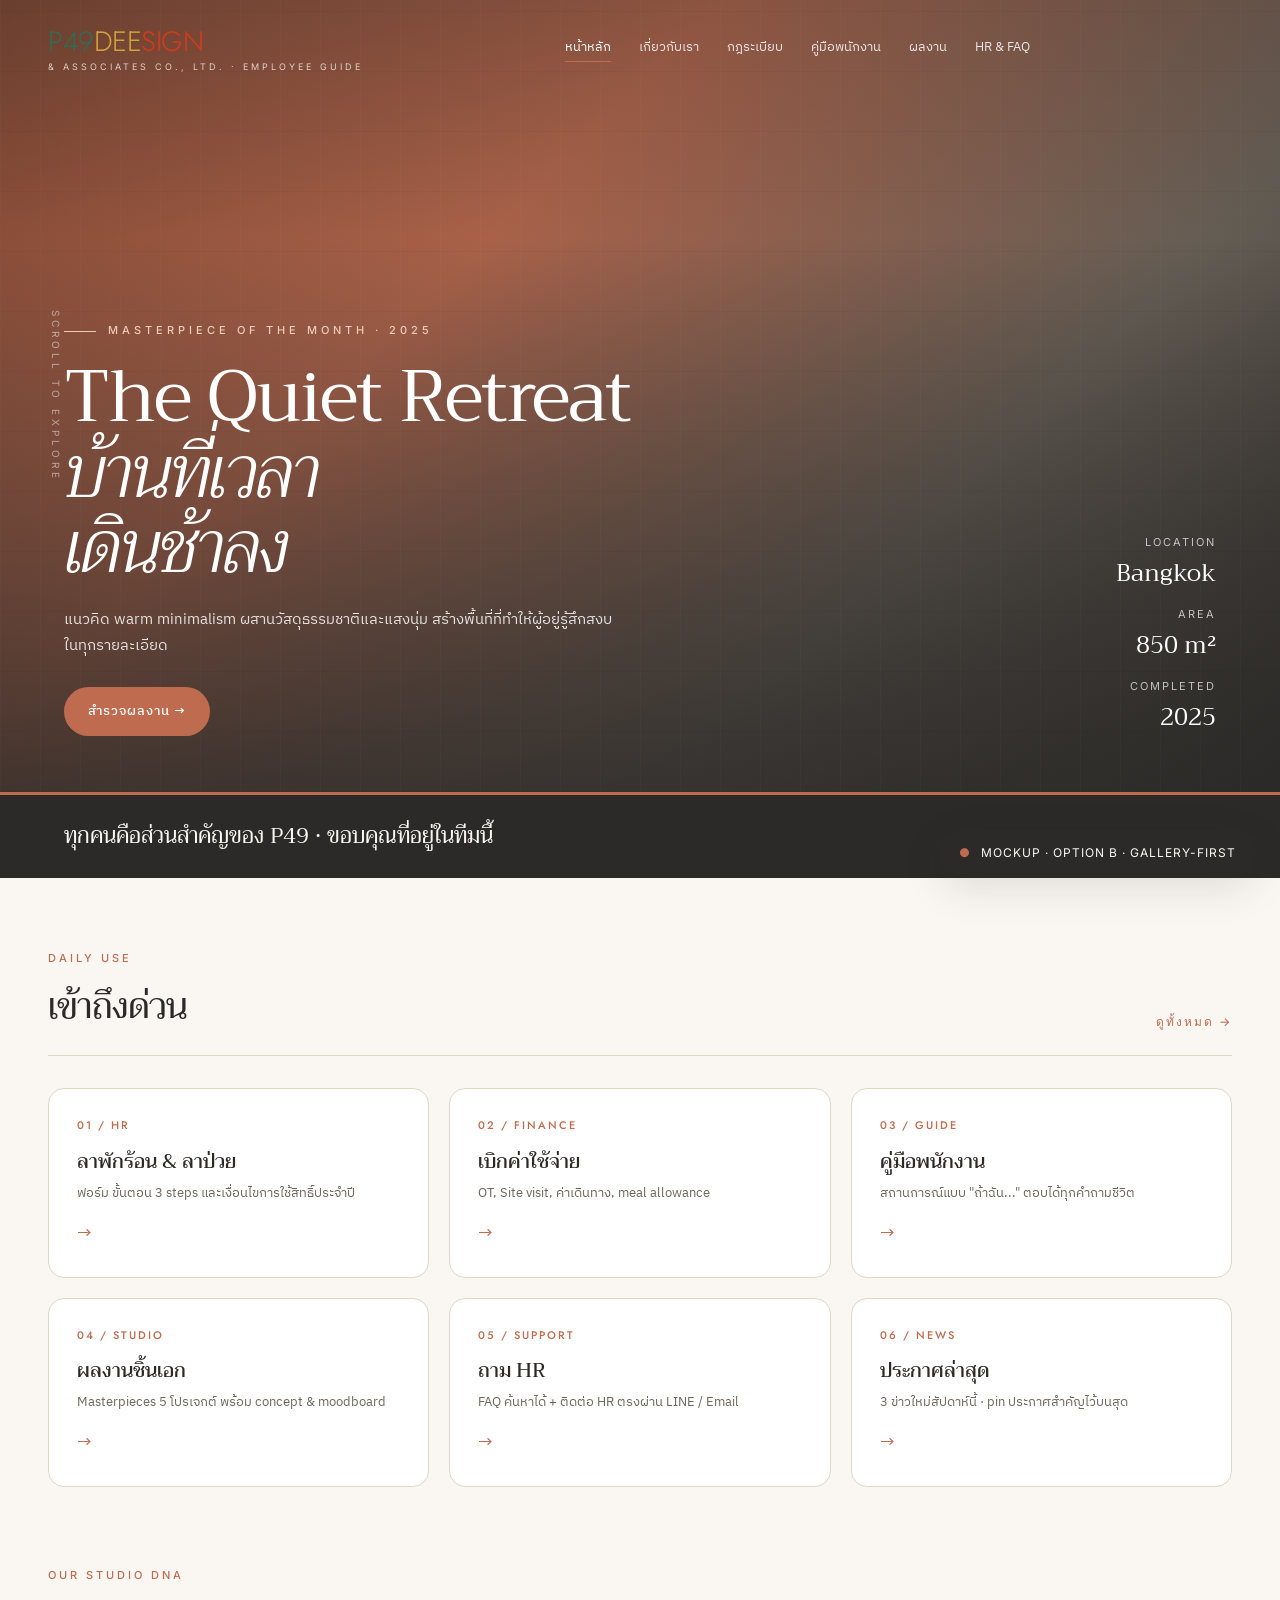
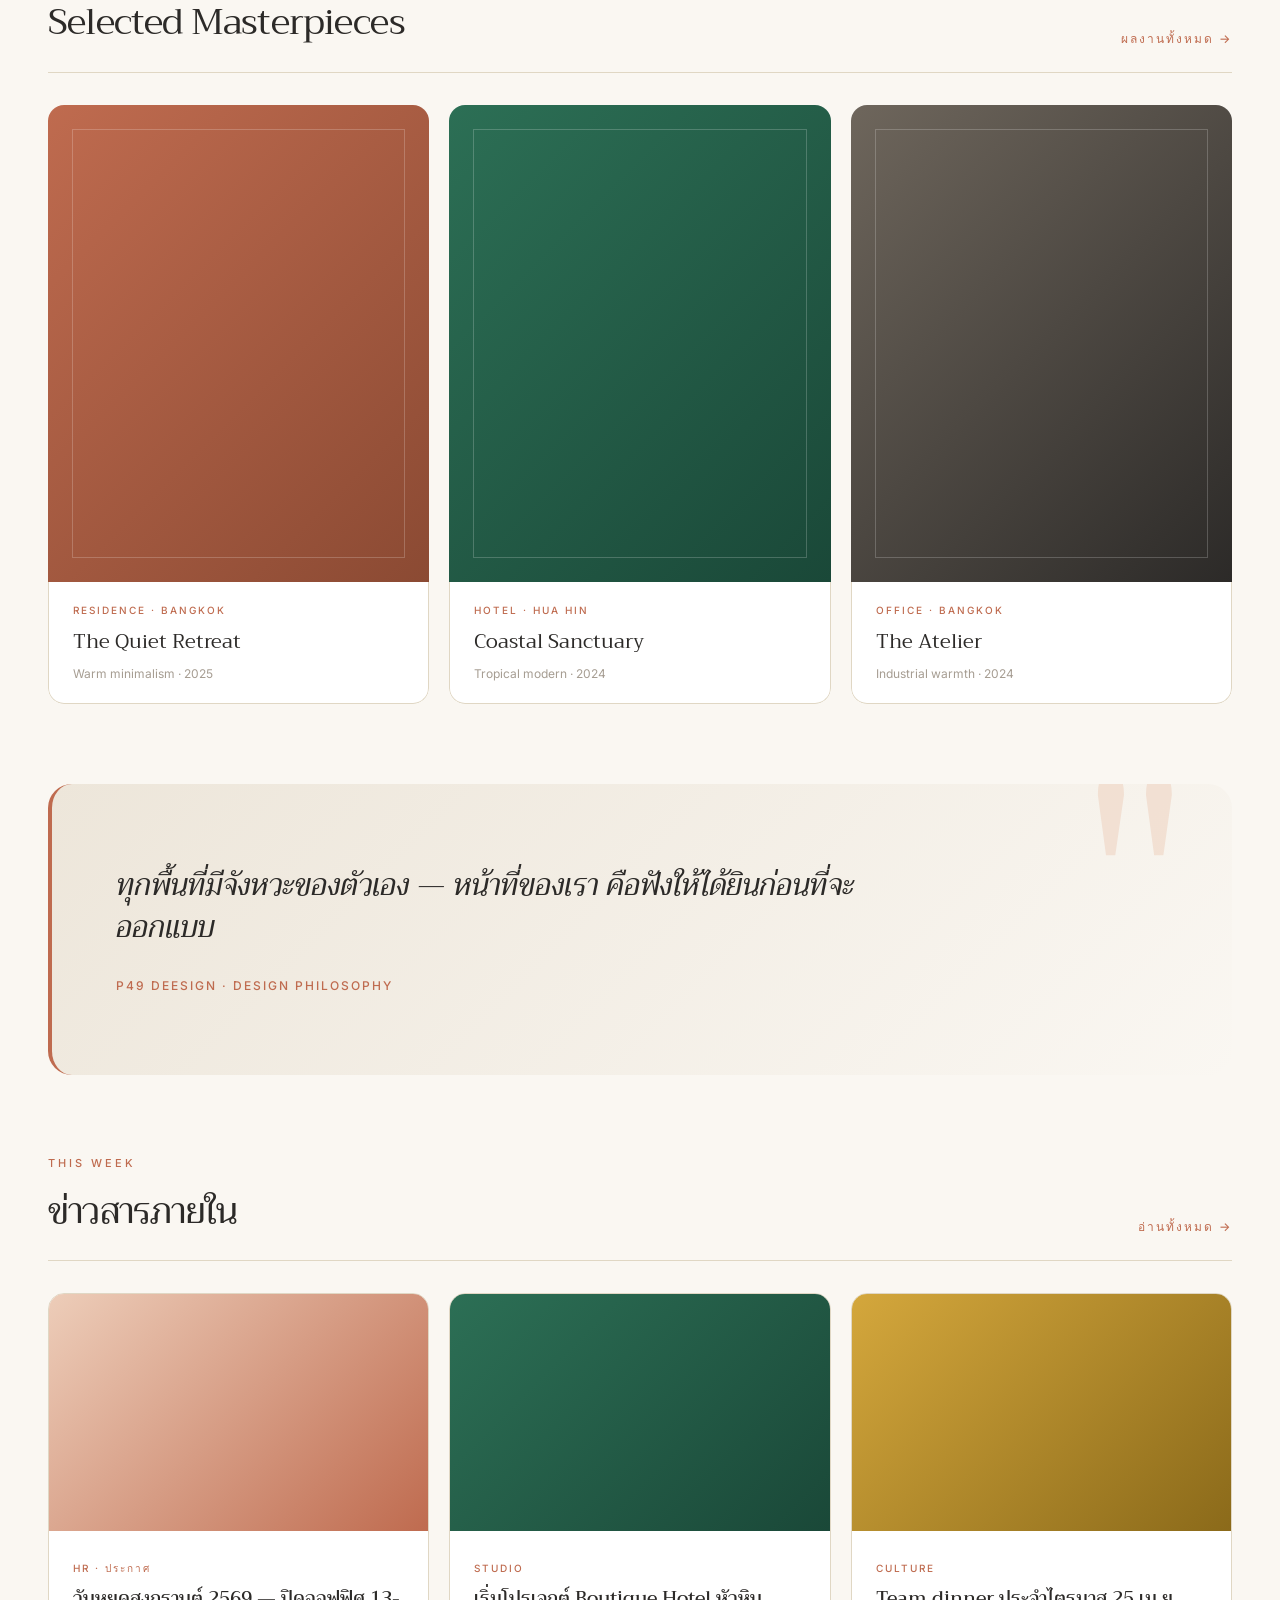
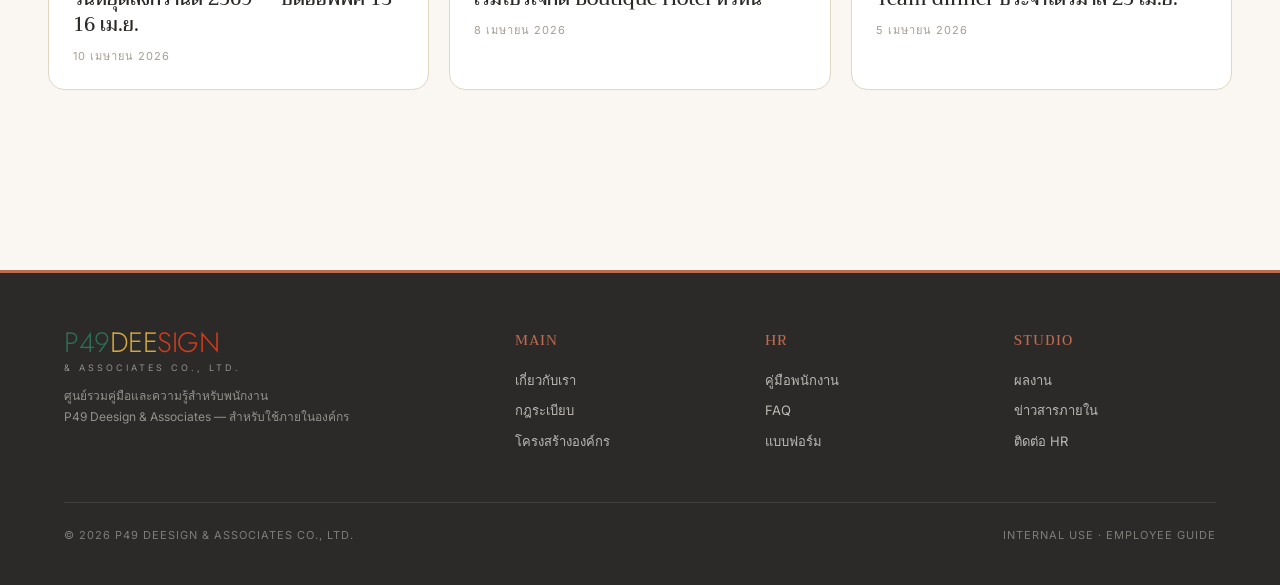
<file: index.html>
<!DOCTYPE html>
<html lang="th">
<head>
<meta charset="UTF-8">
<meta name="viewport" content="width=device-width, initial-scale=1.0">
<title>หน้าหลัก — P49 DEESIGN Employee Guide</title>
<link rel="preconnect" href="https://fonts.googleapis.com">
<link rel="preconnect" href="https://fonts.gstatic.com" crossorigin>
<link href="https://fonts.googleapis.com/css2?family=Fraunces:ital,opsz,wght@0,9..144,300..700;1,9..144,300..700&family=IBM+Plex+Sans+Thai:wght@300;400;500;600&family=Inter:wght@300;400;500;600&family=Jost:wght@200;300;400;500&family=Trirong:ital,wght@0,300;0,400;0,500;0,700;1,400;1,500&display=swap" rel="stylesheet">
<link rel="stylesheet" href="assets/css/main.css">
<link rel="icon" type="image/svg+xml" href="assets/favicon.svg">
<script src="assets/js/site.js" defer></script>
</head>
<body>

<!-- TOP BAR -->
<header class="topbar">
  <a href="index.html" class="logo">
    <div class="logo-main"><span class="p49">P49</span><span class="dee">DEE</span><span class="sign">SIGN</span></div>
    <div class="logo-sub">&amp; Associates Co., Ltd. · Employee Guide</div>
  </a>
  <nav class="topnav">
    <a href="index.html" class="active">หน้าหลัก</a>
    <a href="about.html">เกี่ยวกับเรา</a>
    <a href="rules.html">กฎระเบียบ</a>
    <a href="handbook.html">คู่มือพนักงาน</a>
    <a href="showcase.html">ผลงาน</a>
    <a href="faq.html">HR &amp; FAQ</a>
  </nav>
  <div class="topbar-right">
    <!-- TH/EN toggle will be enabled in Phase 4 when English version is ready -->
    <!-- <button class="lang-btn">TH / EN</button> -->
  </div>
</header>

<!-- HERO -->
<section class="hero">
  <div class="hero-bg"></div>
  <div class="hero-scroll">SCROLL TO EXPLORE</div>
  <div class="hero-content">
    <div>
      <div class="hero-eyebrow">Masterpiece of the Month · 2025</div>
      <h1 class="hero-title">The Quiet Retreat<br><em>บ้านที่เวลา</em><br><em>เดินช้าลง</em></h1>
      <p class="hero-desc">แนวคิด warm minimalism ผสานวัสดุธรรมชาติและแสงนุ่ม สร้างพื้นที่ที่ทำให้ผู้อยู่รู้สึกสงบในทุกรายละเอียด</p>
      <a href="showcase.html" class="hero-cta">สำรวจผลงาน →</a>
    </div>
    <div class="hero-meta">
      <div><div class="hero-meta-item">LOCATION</div><div class="hero-meta-value">Bangkok</div></div>
      <div><div class="hero-meta-item">AREA</div><div class="hero-meta-value">850 m²</div></div>
      <div><div class="hero-meta-item">COMPLETED</div><div class="hero-meta-value">2025</div></div>
    </div>
  </div>
</section>

<!-- GREETING · rotating welcome message (time-based) -->
<div class="greeting">
  <div class="greeting-title" id="welcomeMessage">ยินดีต้อนรับกลับสู่ P49 · ดีใจที่ได้เจอกันอีกครั้ง</div>
  <div class="greeting-date" id="currentDate">—</div>
</div>
<script>
  (function () {
    var messages = {
      morning: [
        "ยินดีต้อนรับกลับสู่ P49 · ดีใจที่ได้เจอกันอีกครั้ง",                              // 4
        "แสงยามเช้าใจดีกับทุกคนเสมอ · ขอให้คุณใจดีกับตัวเองในวันนี้ด้วยนะ",                   // 6
        "ขอให้วันนี้เต็มไปด้วยแรงบันดาลใจและรอยยิ้มเล็กๆ"                                  // 8
      ],
      daytime: [
        "ค่อยๆ ไปก็ได้ ไม่ต้องเร่ง · เราอยู่ด้วยกันที่นี่",                                    // 3
        "ทุกวันคือโอกาสในการสร้างสรรค์สิ่งสวยงามไปด้วยกัน",                                 // 7
        "ทุกก้าวเล็กๆ ในวันนี้ · จะกลายเป็นผลงานที่งดงามในวันข้างหน้า"                        // 9
      ],
      evening: [
        "บ้านที่ดีเริ่มจากผู้คนที่อบอุ่น · ขอบคุณที่เป็นส่วนหนึ่งของที่นี่",                         // 5
        "ทุกคนคือส่วนสำคัญของ P49 · ขอบคุณที่อยู่ในทีมนี้"                                  // 10
      ]
    };

    var now = new Date();
    var h = now.getHours();
    var bucket = (h >= 5 && h < 11) ? "morning"
               : (h >= 11 && h < 17) ? "daytime"
               : "evening";
    var pool = messages[bucket];
    var pick = pool[Math.floor(Math.random() * pool.length)];

    var el = document.getElementById("welcomeMessage");
    if (el) el.textContent = pick;

    // Dynamic date · Thai locale · format: FRIDAY · 17 APRIL 2026
    var dayNames = ["SUNDAY","MONDAY","TUESDAY","WEDNESDAY","THURSDAY","FRIDAY","SATURDAY"];
    var monthNames = ["JANUARY","FEBRUARY","MARCH","APRIL","MAY","JUNE","JULY","AUGUST","SEPTEMBER","OCTOBER","NOVEMBER","DECEMBER"];
    var dateStr = dayNames[now.getDay()] + " · " + now.getDate() + " " + monthNames[now.getMonth()] + " " + now.getFullYear();
    var dateEl = document.getElementById("currentDate");
    if (dateEl) dateEl.textContent = dateStr;
  })();
</script>

<main class="main">

  <!-- QUICK ACCESS -->
  <section class="section">
    <div class="section-header">
      <div>
        <div class="section-eyebrow">Daily Use</div>
        <h2 class="section-title">เข้าถึงด่วน</h2>
      </div>
      <a href="handbook.html" class="section-link">ดูทั้งหมด →</a>
    </div>
    <div class="grid-3">
      <a href="handbook.html" class="card hover">
        <div class="card-number">01 / HR</div>
        <h3 class="card-title">ลาพักร้อน &amp; ลาป่วย</h3>
        <p class="card-desc">ฟอร์ม ขั้นตอน 3 steps และเงื่อนไขการใช้สิทธิ์ประจำปี</p>
        <div class="card-arrow">→</div>
      </a>
      <a href="forms.html" class="card hover">
        <div class="card-number">02 / FINANCE</div>
        <h3 class="card-title">เบิกค่าใช้จ่าย</h3>
        <p class="card-desc">OT, Site visit, ค่าเดินทาง, meal allowance</p>
        <div class="card-arrow">→</div>
      </a>
      <a href="handbook.html" class="card hover">
        <div class="card-number">03 / GUIDE</div>
        <h3 class="card-title">คู่มือพนักงาน</h3>
        <p class="card-desc">สถานการณ์แบบ "ถ้าฉัน..." ตอบได้ทุกคำถามชีวิต</p>
        <div class="card-arrow">→</div>
      </a>
      <a href="showcase.html" class="card hover">
        <div class="card-number">04 / STUDIO</div>
        <h3 class="card-title">ผลงานชิ้นเอก</h3>
        <p class="card-desc">Masterpieces 5 โปรเจกต์ พร้อม concept &amp; moodboard</p>
        <div class="card-arrow">→</div>
      </a>
      <a href="faq.html" class="card hover">
        <div class="card-number">05 / SUPPORT</div>
        <h3 class="card-title">ถาม HR</h3>
        <p class="card-desc">FAQ ค้นหาได้ + ติดต่อ HR ตรงผ่าน LINE / Email</p>
        <div class="card-arrow">→</div>
      </a>
      <a href="news.html" class="card hover">
        <div class="card-number">06 / NEWS</div>
        <h3 class="card-title">ประกาศล่าสุด</h3>
        <p class="card-desc">3 ข่าวใหม่สัปดาห์นี้ · pin ประกาศสำคัญไว้บนสุด</p>
        <div class="card-arrow">→</div>
      </a>
    </div>
  </section>

  <!-- MINI GALLERY -->
  <section class="section">
    <div class="section-header">
      <div>
        <div class="section-eyebrow">Our Studio DNA</div>
        <h2 class="section-title">Selected Masterpieces</h2>
      </div>
      <a href="showcase.html" class="section-link">ผลงานทั้งหมด →</a>
    </div>
    <div class="grid-3">
      <a href="showcase.html" class="gallery-item">
        <div class="gallery-img"></div>
        <div class="gallery-meta">
          <div class="gallery-tag">Residence · Bangkok</div>
          <div class="gallery-name">The Quiet Retreat</div>
          <div class="gallery-sub">Warm minimalism · 2025</div>
        </div>
      </a>
      <a href="showcase.html" class="gallery-item">
        <div class="gallery-img green"></div>
        <div class="gallery-meta">
          <div class="gallery-tag">Hotel · Hua Hin</div>
          <div class="gallery-name">Coastal Sanctuary</div>
          <div class="gallery-sub">Tropical modern · 2024</div>
        </div>
      </a>
      <a href="showcase.html" class="gallery-item">
        <div class="gallery-img dark"></div>
        <div class="gallery-meta">
          <div class="gallery-tag">Office · Bangkok</div>
          <div class="gallery-name">The Atelier</div>
          <div class="gallery-sub">Industrial warmth · 2024</div>
        </div>
      </a>
    </div>
  </section>

  <!-- QUOTE -->
  <section class="quote-feature">
    <div class="quote-text">ทุกพื้นที่มีจังหวะของตัวเอง — หน้าที่ของเรา คือฟังให้ได้ยินก่อนที่จะออกแบบ</div>
    <div class="quote-author">P49 DEESIGN · DESIGN PHILOSOPHY</div>
  </section>

  <!-- NEWS -->
  <section class="section">
    <div class="section-header">
      <div>
        <div class="section-eyebrow">This Week</div>
        <h2 class="section-title">ข่าวสารภายใน</h2>
      </div>
      <a href="news.html" class="section-link">อ่านทั้งหมด →</a>
    </div>
    <div class="grid-3">
      <a href="news.html" class="news-card">
        <div class="news-img"></div>
        <div class="news-content">
          <div class="news-tag">HR · ประกาศ</div>
          <h3 class="news-title">วันหยุดสงกรานต์ 2569 — ปิดออฟฟิศ 13-16 เม.ย.</h3>
          <div class="news-date">10 เมษายน 2026</div>
        </div>
      </a>
      <a href="news.html" class="news-card">
        <div class="news-img green"></div>
        <div class="news-content">
          <div class="news-tag">Studio</div>
          <h3 class="news-title">เริ่มโปรเจกต์ Boutique Hotel หัวหิน</h3>
          <div class="news-date">8 เมษายน 2026</div>
        </div>
      </a>
      <a href="news.html" class="news-card">
        <div class="news-img gold"></div>
        <div class="news-content">
          <div class="news-tag">Culture</div>
          <h3 class="news-title">Team dinner ประจำไตรมาส 25 เม.ย.</h3>
          <div class="news-date">5 เมษายน 2026</div>
        </div>
      </a>
    </div>
  </section>

</main>

<!-- FOOTER -->
<footer class="footer">
  <div class="footer-grid">
    <div class="footer-logo-block">
      <div class="logo">
        <div class="logo-main"><span class="p49">P49</span><span class="dee">DEE</span><span class="sign">SIGN</span></div>
        <div class="logo-sub" style="color: rgba(250, 247, 242, 0.5);">&amp; Associates Co., Ltd.</div>
      </div>
      <p>ศูนย์รวมคู่มือและความรู้สำหรับพนักงาน<br>P49 Deesign &amp; Associates — สำหรับใช้ภายในองค์กร</p>
    </div>
    <div>
      <h4>Main</h4>
      <a href="about.html">เกี่ยวกับเรา</a>
      <a href="rules.html">กฎระเบียบ</a>
      <a href="org.html">โครงสร้างองค์กร</a>
    </div>
    <div>
      <h4>HR</h4>
      <a href="handbook.html">คู่มือพนักงาน</a>
      <a href="faq.html">FAQ</a>
      <a href="forms.html">แบบฟอร์ม</a>
    </div>
    <div>
      <h4>Studio</h4>
      <a href="showcase.html">ผลงาน</a>
      <a href="news.html">ข่าวสารภายใน</a>
      <a href="faq.html">ติดต่อ HR</a>
    </div>
  </div>
  <div class="footer-bottom">
    <div>© 2026 P49 DEESIGN &amp; ASSOCIATES CO., LTD.</div>
    <div>INTERNAL USE · EMPLOYEE GUIDE</div>
  </div>
</footer>

<div class="preview-banner">MOCKUP · OPTION B · GALLERY-FIRST</div>

</body>
</html>
</file>
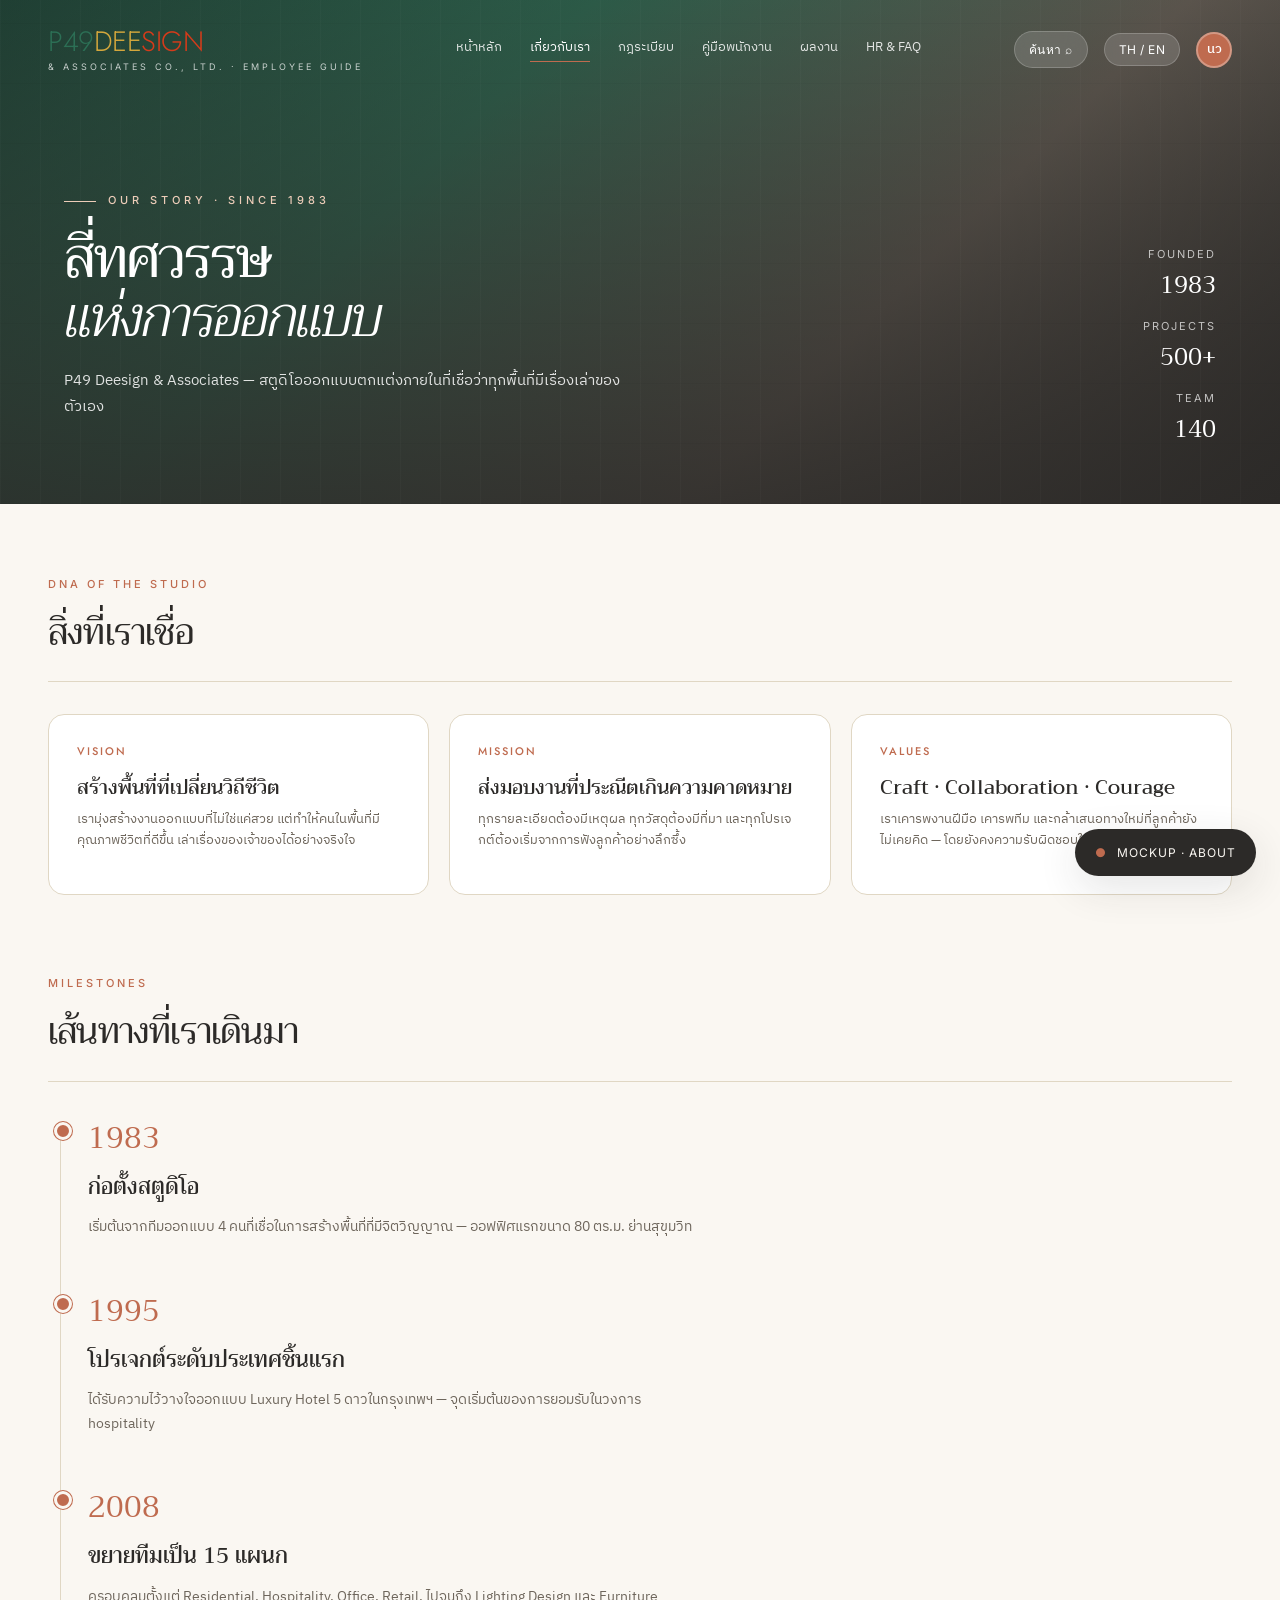
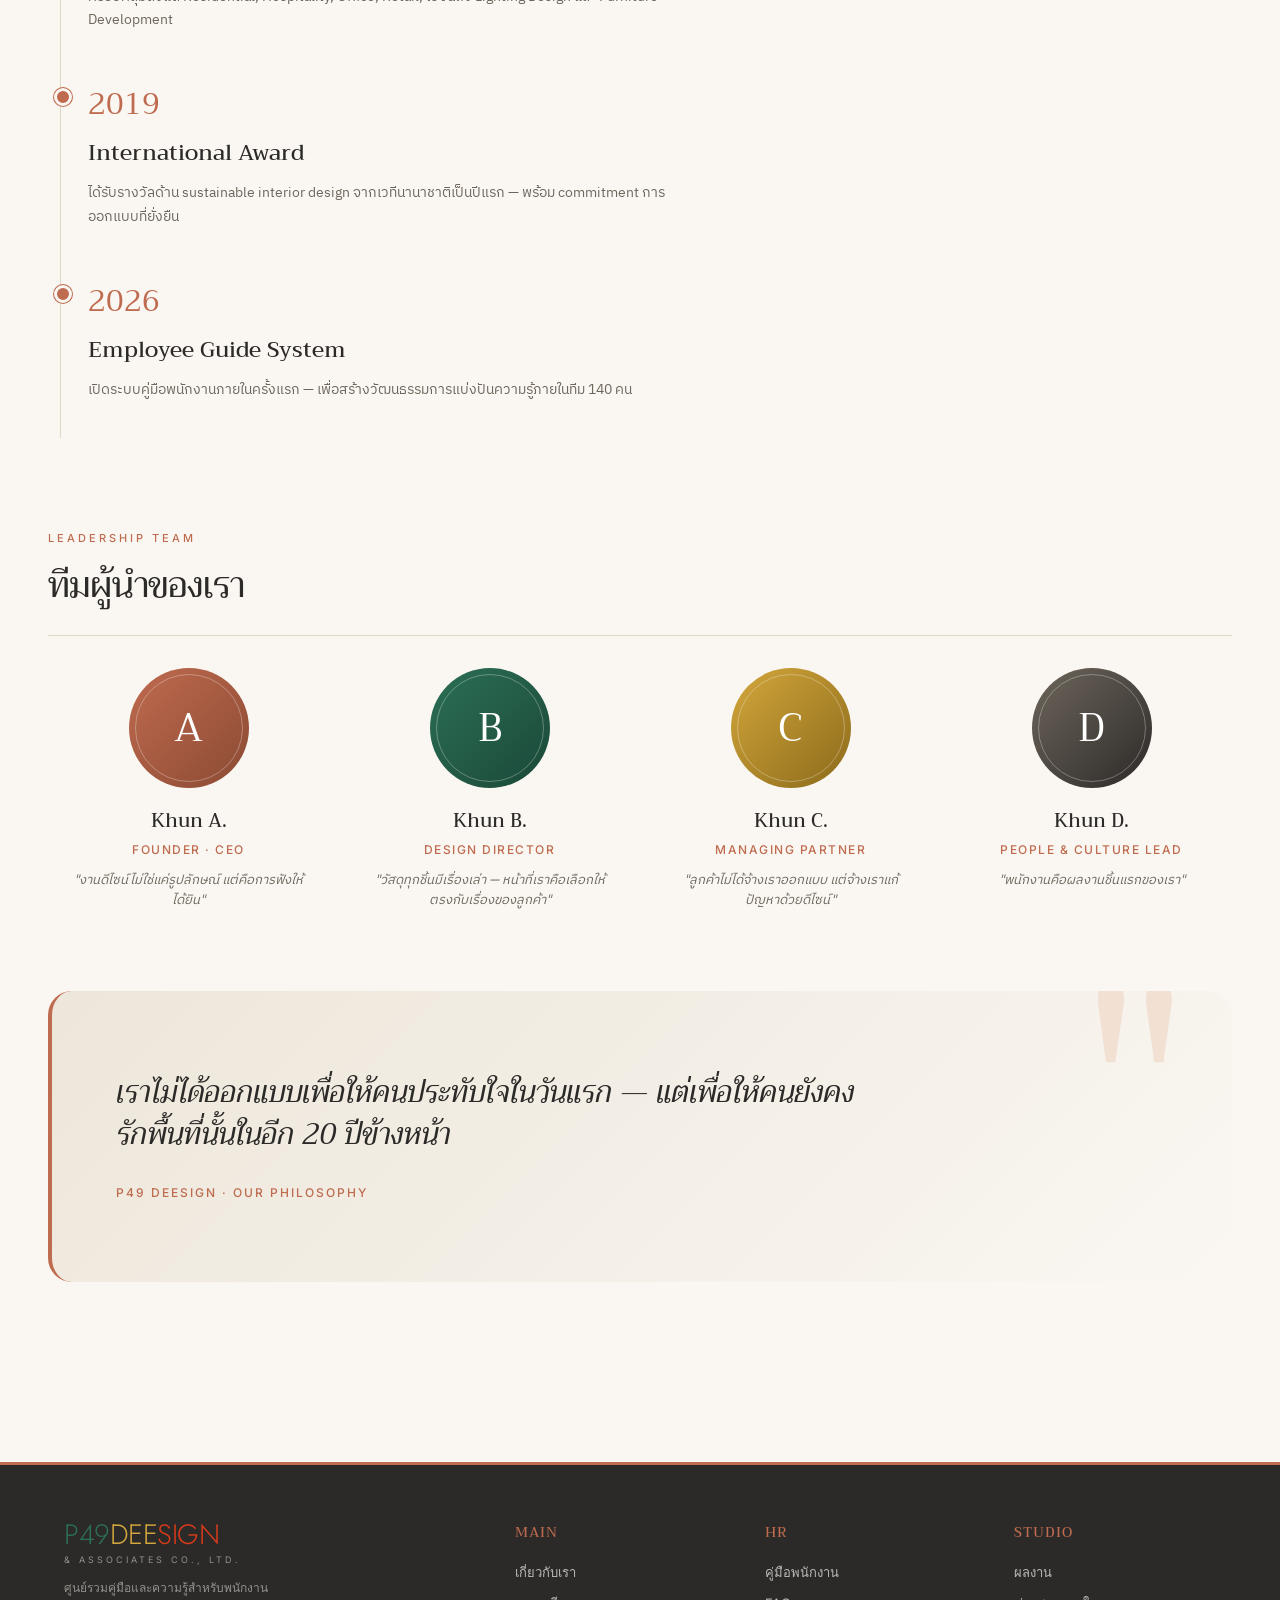
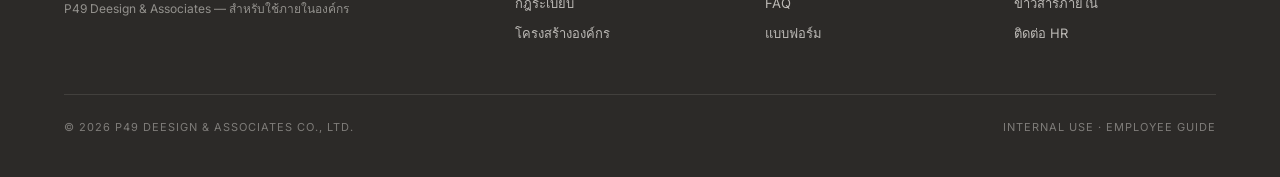
<file: about.html>
<!DOCTYPE html>
<html lang="th">
<head>
<meta charset="UTF-8">
<meta name="viewport" content="width=device-width, initial-scale=1.0">
<title>เกี่ยวกับเรา — P49 DEESIGN</title>
<link rel="preconnect" href="https://fonts.googleapis.com">
<link rel="preconnect" href="https://fonts.gstatic.com" crossorigin>
<link href="https://fonts.googleapis.com/css2?family=IBM+Plex+Sans+Thai:wght@300;400;500;600&family=Inter:wght@300;400;500;600&family=Jost:wght@200;300;400;500&family=Trirong:ital,wght@0,300;0,400;0,500;0,700;1,400;1,500&display=swap" rel="stylesheet">
<link rel="stylesheet" href="assets/css/main.css">
<link rel="icon" type="image/svg+xml" href="assets/favicon.svg">
<script src="assets/js/site.js" defer></script>
</head>
<body>

<header class="topbar">
  <a href="index.html" class="logo">
    <div class="logo-main"><span class="p49">P49</span><span class="dee">DEE</span><span class="sign">SIGN</span></div>
    <div class="logo-sub">&amp; Associates Co., Ltd. · Employee Guide</div>
  </a>
  <nav class="topnav">
    <a href="index.html">หน้าหลัก</a>
    <a href="about.html" class="active">เกี่ยวกับเรา</a>
    <a href="rules.html">กฎระเบียบ</a>
    <a href="handbook.html">คู่มือพนักงาน</a>
    <a href="showcase.html">ผลงาน</a>
    <a href="faq.html">HR &amp; FAQ</a>
  </nav>
  <div class="topbar-right">
    <a href="faq.html" class="search-btn">ค้นหา ⌕</a>
    <button class="lang-btn">TH / EN</button>
    <div class="avatar">นว</div>
  </div>
</header>

<!-- HERO -->
<section class="hero hero-small">
  <div class="hero-bg green"></div>
  <div class="hero-content">
    <div>
      <div class="hero-eyebrow">Our Story · Since 1983</div>
      <h1 class="hero-title">สี่ทศวรรษ<br><em>แห่งการออกแบบ</em></h1>
      <p class="hero-desc">P49 Deesign &amp; Associates — สตูดิโอออกแบบตกแต่งภายในที่เชื่อว่าทุกพื้นที่มีเรื่องเล่าของตัวเอง</p>
    </div>
    <div class="hero-meta">
      <div><div class="hero-meta-item">FOUNDED</div><div class="hero-meta-value">1983</div></div>
      <div><div class="hero-meta-item">PROJECTS</div><div class="hero-meta-value">500+</div></div>
      <div><div class="hero-meta-item">TEAM</div><div class="hero-meta-value">140</div></div>
    </div>
  </div>
</section>

<main class="main">

  <!-- Vision / Mission / Values -->
  <section class="section">
    <div class="section-header">
      <div>
        <div class="section-eyebrow">DNA of the Studio</div>
        <h2 class="section-title">สิ่งที่เราเชื่อ</h2>
      </div>
    </div>
    <div class="grid-3">
      <div class="card">
        <div class="card-number">VISION</div>
        <h3 class="card-title">สร้างพื้นที่ที่เปลี่ยนวิถีชีวิต</h3>
        <p class="card-desc">เรามุ่งสร้างงานออกแบบที่ไม่ใช่แค่สวย แต่ทำให้คนในพื้นที่มีคุณภาพชีวิตที่ดีขึ้น เล่าเรื่องของเจ้าของได้อย่างจริงใจ</p>
      </div>
      <div class="card">
        <div class="card-number">MISSION</div>
        <h3 class="card-title">ส่งมอบงานที่ประณีตเกินความคาดหมาย</h3>
        <p class="card-desc">ทุกรายละเอียดต้องมีเหตุผล ทุกวัสดุต้องมีที่มา และทุกโปรเจกต์ต้องเริ่มจากการฟังลูกค้าอย่างลึกซึ้ง</p>
      </div>
      <div class="card">
        <div class="card-number">VALUES</div>
        <h3 class="card-title">Craft · Collaboration · Courage</h3>
        <p class="card-desc">เราเคารพงานฝีมือ เคารพทีม และกล้าเสนอทางใหม่ที่ลูกค้ายังไม่เคยคิด — โดยยังคงความรับผิดชอบในทุกขั้นตอน</p>
      </div>
    </div>
  </section>

  <!-- Timeline -->
  <section class="section">
    <div class="section-header">
      <div>
        <div class="section-eyebrow">Milestones</div>
        <h2 class="section-title">เส้นทางที่เราเดินมา</h2>
      </div>
    </div>
    <div class="timeline">
      <div class="timeline-item">
        <div class="timeline-year">1983</div>
        <h3 class="timeline-title">ก่อตั้งสตูดิโอ</h3>
        <p class="timeline-desc">เริ่มต้นจากทีมออกแบบ 4 คนที่เชื่อในการสร้างพื้นที่ที่มีจิตวิญญาณ — ออฟฟิศแรกขนาด 80 ตร.ม. ย่านสุขุมวิท</p>
      </div>
      <div class="timeline-item">
        <div class="timeline-year">1995</div>
        <h3 class="timeline-title">โปรเจกต์ระดับประเทศชิ้นแรก</h3>
        <p class="timeline-desc">ได้รับความไว้วางใจออกแบบ Luxury Hotel 5 ดาวในกรุงเทพฯ — จุดเริ่มต้นของการยอมรับในวงการ hospitality</p>
      </div>
      <div class="timeline-item">
        <div class="timeline-year">2008</div>
        <h3 class="timeline-title">ขยายทีมเป็น 15 แผนก</h3>
        <p class="timeline-desc">ครอบคลุมตั้งแต่ Residential, Hospitality, Office, Retail, ไปจนถึง Lighting Design และ Furniture Development</p>
      </div>
      <div class="timeline-item">
        <div class="timeline-year">2019</div>
        <h3 class="timeline-title">International Award</h3>
        <p class="timeline-desc">ได้รับรางวัลด้าน sustainable interior design จากเวทีนานาชาติเป็นปีแรก — พร้อม commitment การออกแบบที่ยั่งยืน</p>
      </div>
      <div class="timeline-item">
        <div class="timeline-year">2026</div>
        <h3 class="timeline-title">Employee Guide System</h3>
        <p class="timeline-desc">เปิดระบบคู่มือพนักงานภายในครั้งแรก — เพื่อสร้างวัฒนธรรมการแบ่งปันความรู้ภายในทีม 140 คน</p>
      </div>
    </div>
  </section>

  <!-- Leadership -->
  <section class="section">
    <div class="section-header">
      <div>
        <div class="section-eyebrow">Leadership Team</div>
        <h2 class="section-title">ทีมผู้นำของเรา</h2>
      </div>
    </div>
    <div class="grid-4">
      <div class="person">
        <div class="person-avatar">A</div>
        <div class="person-name">Khun A.</div>
        <div class="person-role">Founder · CEO</div>
        <p class="person-quote">"งานดีไซน์ไม่ใช่แค่รูปลักษณ์ แต่คือการฟังให้ได้ยิน"</p>
      </div>
      <div class="person">
        <div class="person-avatar green">B</div>
        <div class="person-name">Khun B.</div>
        <div class="person-role">Design Director</div>
        <p class="person-quote">"วัสดุทุกชิ้นมีเรื่องเล่า — หน้าที่เราคือเลือกให้ตรงกับเรื่องของลูกค้า"</p>
      </div>
      <div class="person">
        <div class="person-avatar gold">C</div>
        <div class="person-name">Khun C.</div>
        <div class="person-role">Managing Partner</div>
        <p class="person-quote">"ลูกค้าไม่ได้จ้างเราออกแบบ แต่จ้างเราแก้ปัญหาด้วยดีไซน์"</p>
      </div>
      <div class="person">
        <div class="person-avatar dark">D</div>
        <div class="person-name">Khun D.</div>
        <div class="person-role">People &amp; Culture Lead</div>
        <p class="person-quote">"พนักงานคือผลงานชิ้นแรกของเรา"</p>
      </div>
    </div>
  </section>

  <!-- Quote -->
  <section class="quote-feature">
    <div class="quote-text">เราไม่ได้ออกแบบเพื่อให้คนประทับใจในวันแรก — แต่เพื่อให้คนยังคงรักพื้นที่นั้นในอีก 20 ปีข้างหน้า</div>
    <div class="quote-author">P49 DEESIGN · OUR PHILOSOPHY</div>
  </section>

</main>

<footer class="footer">
  <div class="footer-grid">
    <div class="footer-logo-block">
      <div class="logo">
        <div class="logo-main"><span class="p49">P49</span><span class="dee">DEE</span><span class="sign">SIGN</span></div>
        <div class="logo-sub" style="color: rgba(250, 247, 242, 0.5);">&amp; Associates Co., Ltd.</div>
      </div>
      <p>ศูนย์รวมคู่มือและความรู้สำหรับพนักงาน<br>P49 Deesign &amp; Associates — สำหรับใช้ภายในองค์กร</p>
    </div>
    <div>
      <h4>Main</h4>
      <a href="about.html">เกี่ยวกับเรา</a>
      <a href="rules.html">กฎระเบียบ</a>
      <a href="org.html">โครงสร้างองค์กร</a>
    </div>
    <div>
      <h4>HR</h4>
      <a href="handbook.html">คู่มือพนักงาน</a>
      <a href="faq.html">FAQ</a>
      <a href="forms.html">แบบฟอร์ม</a>
    </div>
    <div>
      <h4>Studio</h4>
      <a href="showcase.html">ผลงาน</a>
      <a href="news.html">ข่าวสารภายใน</a>
      <a href="faq.html">ติดต่อ HR</a>
    </div>
  </div>
  <div class="footer-bottom">
    <div>© 2026 P49 DEESIGN &amp; ASSOCIATES CO., LTD.</div>
    <div>INTERNAL USE · EMPLOYEE GUIDE</div>
  </div>
</footer>

<div class="preview-banner">MOCKUP · ABOUT</div>
</body>
</html>
</file>
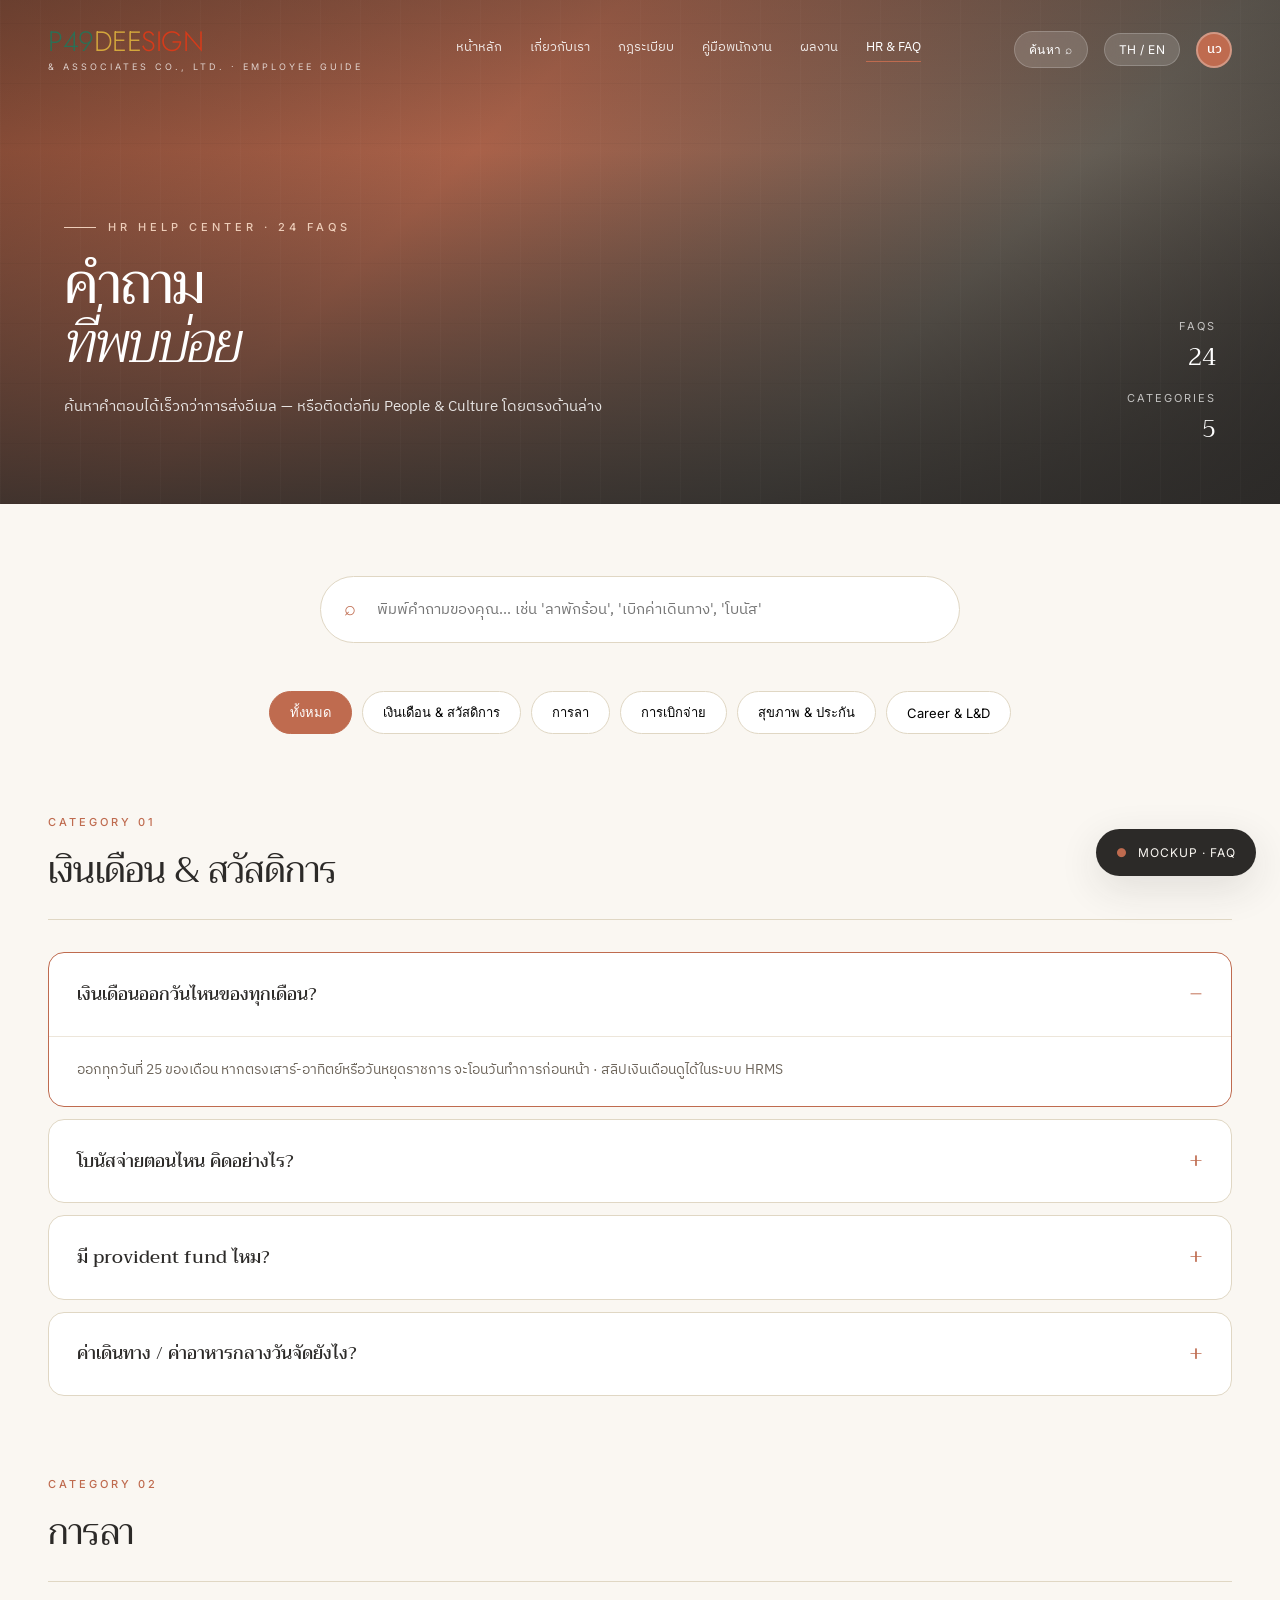
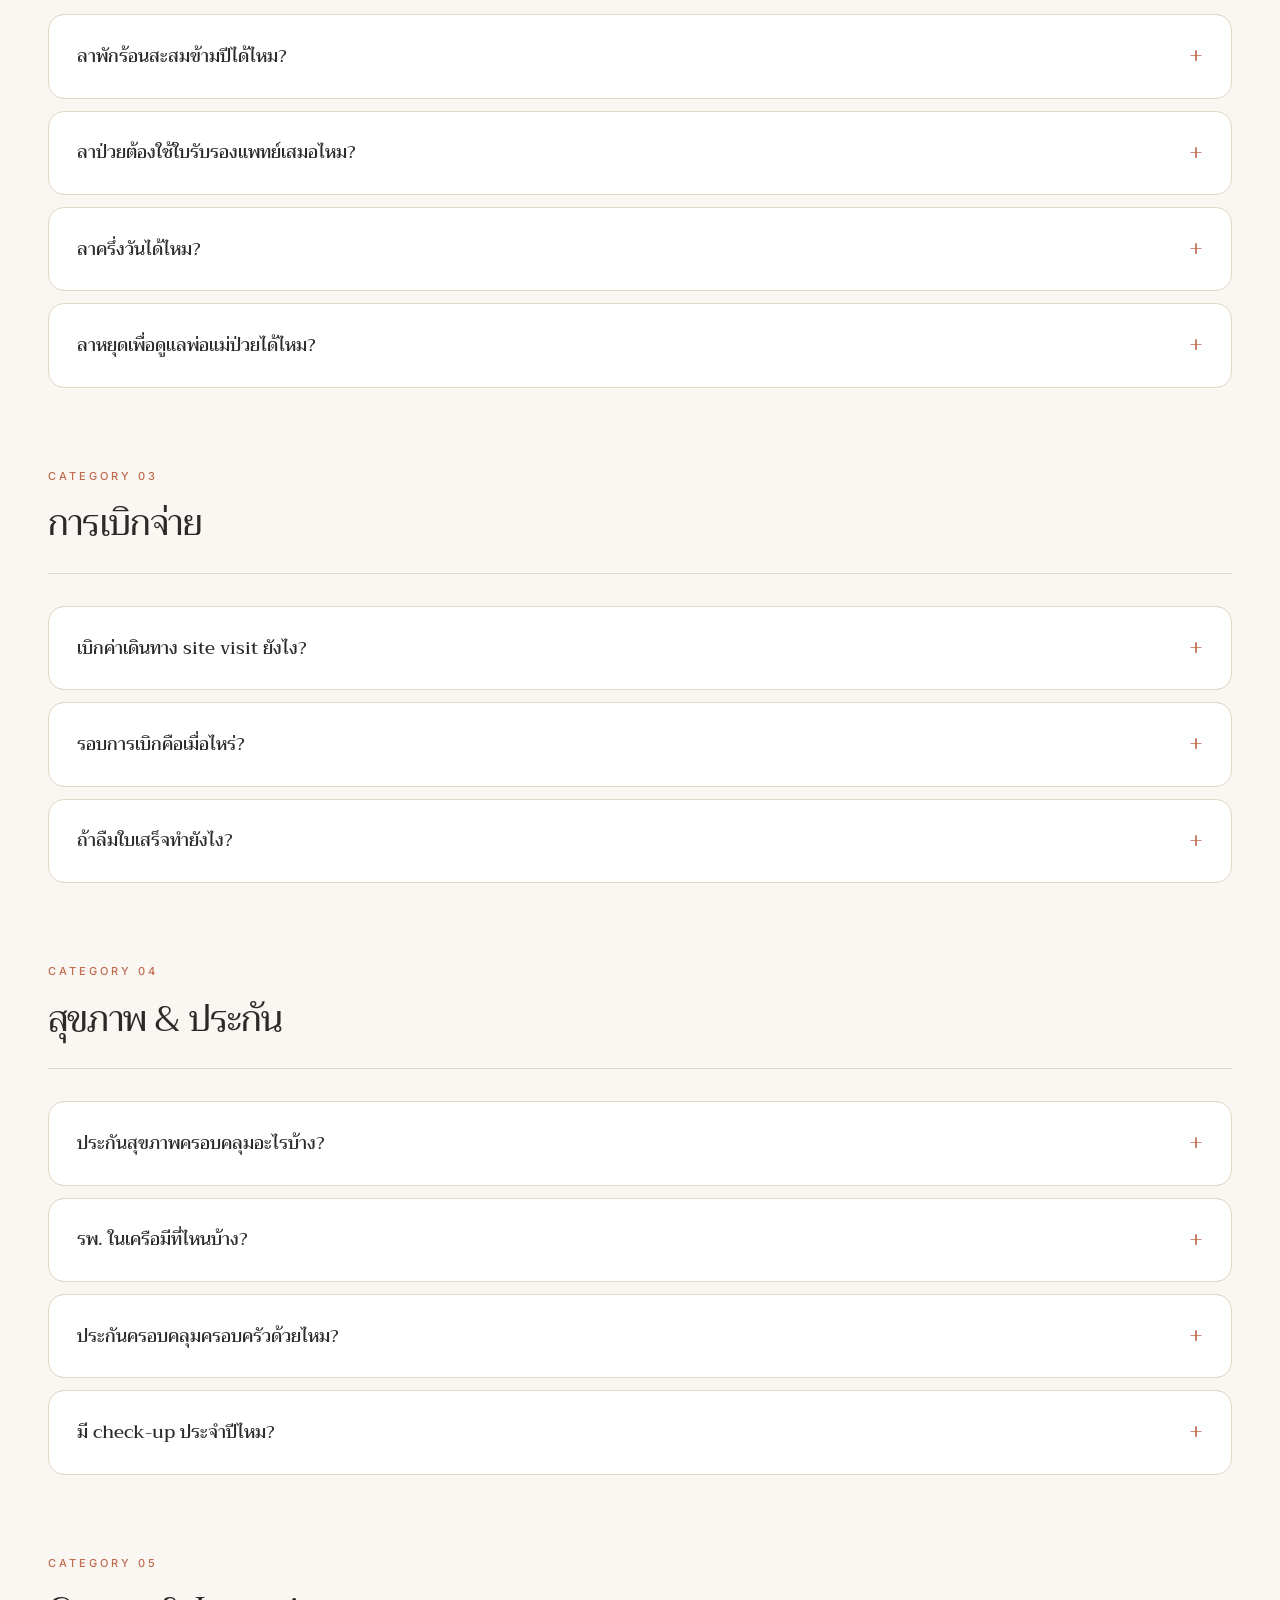
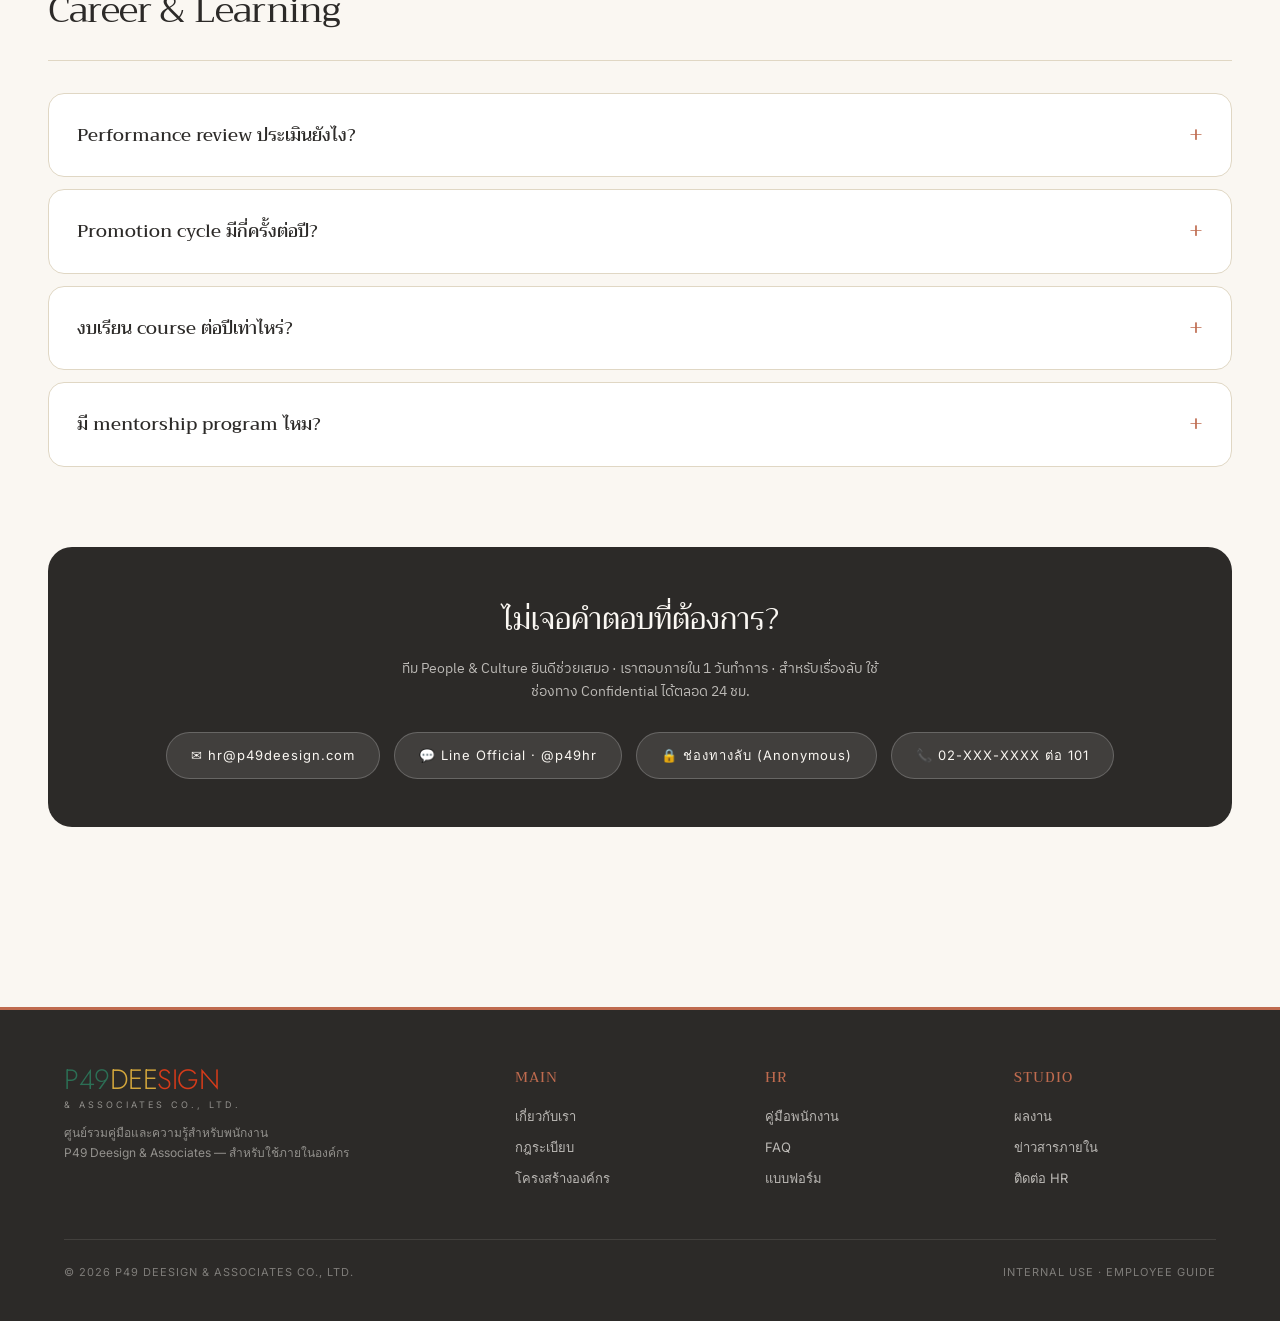
<file: faq.html>
<!DOCTYPE html>
<html lang="th">
<head>
<meta charset="UTF-8">
<meta name="viewport" content="width=device-width, initial-scale=1.0">
<title>HR &amp; FAQ — P49 DEESIGN</title>
<link rel="preconnect" href="https://fonts.googleapis.com">
<link rel="preconnect" href="https://fonts.gstatic.com" crossorigin>
<link href="https://fonts.googleapis.com/css2?family=IBM+Plex+Sans+Thai:wght@300;400;500;600&family=Inter:wght@300;400;500;600&family=Jost:wght@200;300;400;500&family=Trirong:ital,wght@0,300;0,400;0,500;0,700;1,400;1,500&display=swap" rel="stylesheet">
<link rel="stylesheet" href="assets/css/main.css">
<link rel="icon" type="image/svg+xml" href="assets/favicon.svg">
<script src="assets/js/site.js" defer></script>
</head>
<body>

<header class="topbar">
  <a href="index.html" class="logo">
    <div class="logo-main"><span class="p49">P49</span><span class="dee">DEE</span><span class="sign">SIGN</span></div>
    <div class="logo-sub">&amp; Associates Co., Ltd. · Employee Guide</div>
  </a>
  <nav class="topnav">
    <a href="index.html">หน้าหลัก</a>
    <a href="about.html">เกี่ยวกับเรา</a>
    <a href="rules.html">กฎระเบียบ</a>
    <a href="handbook.html">คู่มือพนักงาน</a>
    <a href="showcase.html">ผลงาน</a>
    <a href="faq.html" class="active">HR &amp; FAQ</a>
  </nav>
  <div class="topbar-right">
    <a href="faq.html" class="search-btn">ค้นหา ⌕</a>
    <button class="lang-btn">TH / EN</button>
    <div class="avatar">นว</div>
  </div>
</header>

<section class="hero hero-small">
  <div class="hero-bg"></div>
  <div class="hero-content">
    <div>
      <div class="hero-eyebrow">HR Help Center · 24 FAQs</div>
      <h1 class="hero-title">คำถาม<br><em>ที่พบบ่อย</em></h1>
      <p class="hero-desc">ค้นหาคำตอบได้เร็วกว่าการส่งอีเมล — หรือติดต่อทีม People &amp; Culture โดยตรงด้านล่าง</p>
    </div>
    <div class="hero-meta">
      <div><div class="hero-meta-item">FAQs</div><div class="hero-meta-value">24</div></div>
      <div><div class="hero-meta-item">CATEGORIES</div><div class="hero-meta-value">5</div></div>
    </div>
  </div>
</section>

<main class="main">

  <!-- Search -->
  <section class="section">
    <div class="faq-search">
      <input type="text" placeholder="พิมพ์คำถามของคุณ... เช่น 'ลาพักร้อน', 'เบิกค่าเดินทาง', 'โบนัส'">
    </div>
    <div class="faq-cat-pills">
      <button class="faq-pill active">ทั้งหมด</button>
      <button class="faq-pill">เงินเดือน &amp; สวัสดิการ</button>
      <button class="faq-pill">การลา</button>
      <button class="faq-pill">การเบิกจ่าย</button>
      <button class="faq-pill">สุขภาพ &amp; ประกัน</button>
      <button class="faq-pill">Career &amp; L&amp;D</button>
    </div>
  </section>

  <!-- Category 1: Salary & Benefits -->
  <section class="section">
    <div class="section-header">
      <div>
        <div class="section-eyebrow">Category 01</div>
        <h2 class="section-title">เงินเดือน &amp; สวัสดิการ</h2>
      </div>
    </div>
    <div class="accordion">
      <details open>
        <summary>เงินเดือนออกวันไหนของทุกเดือน?</summary>
        <div class="acc-body">ออกทุกวันที่ 25 ของเดือน หากตรงเสาร์-อาทิตย์หรือวันหยุดราชการ จะโอนวันทำการก่อนหน้า · สลิปเงินเดือนดูได้ในระบบ HRMS</div>
      </details>
      <details>
        <summary>โบนัสจ่ายตอนไหน คิดอย่างไร?</summary>
        <div class="acc-body">โบนัสปลายปีจ่ายในเดือนธันวาคม · คิดจาก (1) ผลประกอบการบริษัท (2) ผลประเมิน performance (3) อายุงาน · บริษัทประกาศ policy ก่อนเสมอช่วง Q3</div>
      </details>
      <details>
        <summary>มี provident fund ไหม?</summary>
        <div class="acc-body">มี · พนักงานสมทบ 3-10% ของเงินเดือน บริษัทสมทบ 5% · ลงทะเบียนที่ทีม Finance &amp; Admin · เริ่มได้ตั้งแต่ผ่านทดลองงาน 4 เดือน</div>
      </details>
      <details>
        <summary>ค่าเดินทาง / ค่าอาหารกลางวันจัดยังไง?</summary>
        <div class="acc-body">บริษัทมี allowance รายเดือน 2,000 บาทสำหรับค่าเดินทาง · ค่าอาหารกลางวันเบิกได้เมื่อประชุมกับลูกค้า (ไม่เกิน 500 บาท/คน)</div>
      </details>
    </div>
  </section>

  <!-- Category 2: Leave -->
  <section class="section">
    <div class="section-header">
      <div>
        <div class="section-eyebrow">Category 02</div>
        <h2 class="section-title">การลา</h2>
      </div>
    </div>
    <div class="accordion">
      <details>
        <summary>ลาพักร้อนสะสมข้ามปีได้ไหม?</summary>
        <div class="acc-body">สะสมได้ไม่เกิน 5 วัน ไปปีถัดไป · ส่วนที่เหลือจะตัดทิ้งวันที่ 31 ธันวาคม · หากมีเหตุจำเป็น ขอยกเว้นจาก HR ได้เป็นกรณี</div>
      </details>
      <details>
        <summary>ลาป่วยต้องใช้ใบรับรองแพทย์เสมอไหม?</summary>
        <div class="acc-body">ลา 1-3 วัน แจ้งหัวหน้างานพอ · ลาเกิน 3 วันต่อเนื่อง ต้องแนบใบรับรองแพทย์ในระบบ HRMS</div>
      </details>
      <details>
        <summary>ลาครึ่งวันได้ไหม?</summary>
        <div class="acc-body">ได้ · ลาครึ่งเช้า (09:00-13:00) หรือครึ่งบ่าย (13:00-18:00) ผ่านแอป HR · นับเป็น 0.5 วัน</div>
      </details>
      <details>
        <summary>ลาหยุดเพื่อดูแลพ่อแม่ป่วยได้ไหม?</summary>
        <div class="acc-body">ใช้ลากิจได้ · บริษัทเข้าใจสถานการณ์ครอบครัว หากต้องการเวลามากกว่า 3 วัน ติดต่อ People &amp; Culture เพื่อหา arrangement</div>
      </details>
    </div>
  </section>

  <!-- Category 3: Reimbursement -->
  <section class="section">
    <div class="section-header">
      <div>
        <div class="section-eyebrow">Category 03</div>
        <h2 class="section-title">การเบิกจ่าย</h2>
      </div>
    </div>
    <div class="accordion">
      <details>
        <summary>เบิกค่าเดินทาง site visit ยังไง?</summary>
        <div class="acc-body">เก็บใบเสร็จ (taxi, แท็กซี่แอป, น้ำมัน, ตั๋วเครื่องบิน) · กรอกฟอร์ม Expense Report ในแอป · แนบ scan ใบเสร็จ · ส่งหัวหน้าโครงการอนุมัติ</div>
      </details>
      <details>
        <summary>รอบการเบิกคือเมื่อไหร่?</summary>
        <div class="acc-body">ส่งเอกสารภายในวันที่ 5 ของเดือน · การเงินจะโอนเข้าบัญชีภายในวันที่ 15 พร้อมเงินเดือนครั้งถัดไป</div>
      </details>
      <details>
        <summary>ถ้าลืมใบเสร็จทำยังไง?</summary>
        <div class="acc-body">ขอ Statement จากธนาคาร/แอปเงิน · หรือทำ Declaration ว่ามีค่าใช้จ่ายจริง (ใช้ได้ไม่เกิน 500 บาท/ครั้ง) · มากกว่านั้นต้องมีใบเสร็จ</div>
      </details>
    </div>
  </section>

  <!-- Category 4: Health & Insurance -->
  <section class="section">
    <div class="section-header">
      <div>
        <div class="section-eyebrow">Category 04</div>
        <h2 class="section-title">สุขภาพ &amp; ประกัน</h2>
      </div>
    </div>
    <div class="accordion">
      <details>
        <summary>ประกันสุขภาพครอบคลุมอะไรบ้าง?</summary>
        <div class="acc-body">OPD ไม่เกิน 2,500 บาท/ครั้ง (30 ครั้ง/ปี) · IPD วงเงิน 500,000 บาท/ปี · ทันตกรรม 3,000 บาท/ปี · เริ่มใช้งานได้หลังผ่านทดลองงาน</div>
      </details>
      <details>
        <summary>รพ. ในเครือมีที่ไหนบ้าง?</summary>
        <div class="acc-body">รพ. ในเครือ BDMS, สมิติเวช, บำรุงราษฎร์, กรุงเทพฯ, พญาไท · ใช้บัตรประกันแสดงได้ไม่ต้องสำรองจ่าย · รายการเต็มอยู่ในแอป AIA</div>
      </details>
      <details>
        <summary>ประกันครอบคลุมครอบครัวด้วยไหม?</summary>
        <div class="acc-body">พนักงานอายุงานเกิน 2 ปี สามารถซื้อ add-on สำหรับคู่สมรสและบุตรได้ · บริษัทสนับสนุน 30% · ติดต่อ HR เพื่อขอใบเสนอ</div>
      </details>
      <details>
        <summary>มี check-up ประจำปีไหม?</summary>
        <div class="acc-body">มี · รอบเดือนพฤษภาคมของทุกปี · บริษัทจ่ายเต็มจำนวน (แพ็กเกจขึ้นกับอายุ) · HR ประสานนัดหมายกับโรงพยาบาลพันธมิตร</div>
      </details>
    </div>
  </section>

  <!-- Category 5: Career -->
  <section class="section">
    <div class="section-header">
      <div>
        <div class="section-eyebrow">Category 05</div>
        <h2 class="section-title">Career &amp; Learning</h2>
      </div>
    </div>
    <div class="accordion">
      <details>
        <summary>Performance review ประเมินยังไง?</summary>
        <div class="acc-body">ทุก 6 เดือน (มิ.ย. &amp; ธ.ค.) · Self-assessment + 360 feedback + manager review · นัดหารือกับ manager ก่อน calibration · ผลเข้า promotion cycle</div>
      </details>
      <details>
        <summary>Promotion cycle มีกี่ครั้งต่อปี?</summary>
        <div class="acc-body">2 ครั้ง/ปี (ก.ค. &amp; ม.ค.) · เปิดให้ propose 1 เดือนก่อน calibration · ต้องมี manager ช่วย build case</div>
      </details>
      <details>
        <summary>งบเรียน course ต่อปีเท่าไหร่?</summary>
        <div class="acc-body">L&amp;D Budget 15,000 บาท/คน/ปี · บริษัทสนับสนุนถึง 50% ของค่าเรียน (เพดาน 30,000 บาท) · course ที่เกี่ยวกับงานโดยตรงพิจารณาพิเศษ</div>
      </details>
      <details>
        <summary>มี mentorship program ไหม?</summary>
        <div class="acc-body">มี Mentor Match ภายใน — pair กับ senior ต่างแผนก · รอบเปิดทุก 6 เดือน · สมัครผ่านแอป HR · 1 session/เดือนเป็นอย่างน้อย</div>
      </details>
    </div>
  </section>

  <!-- Contact HR -->
  <section class="section">
    <div class="faq-contact">
      <h3>ไม่เจอคำตอบที่ต้องการ?</h3>
      <p>ทีม People &amp; Culture ยินดีช่วยเสมอ · เราตอบภายใน 1 วันทำการ · สำหรับเรื่องลับ ใช้ช่องทาง Confidential ได้ตลอด 24 ชม.</p>
      <div class="faq-contact-links">
        <a href="mailto:hr@p49deesign.com">✉ hr@p49deesign.com</a>
        <a href="#">💬 Line Official · @p49hr</a>
        <a href="#">🔒 ช่องทางลับ (Anonymous)</a>
        <a href="#">📞 02-XXX-XXXX ต่อ 101</a>
      </div>
    </div>
  </section>

</main>

<footer class="footer">
  <div class="footer-grid">
    <div class="footer-logo-block">
      <div class="logo">
        <div class="logo-main"><span class="p49">P49</span><span class="dee">DEE</span><span class="sign">SIGN</span></div>
        <div class="logo-sub" style="color: rgba(250, 247, 242, 0.5);">&amp; Associates Co., Ltd.</div>
      </div>
      <p>ศูนย์รวมคู่มือและความรู้สำหรับพนักงาน<br>P49 Deesign &amp; Associates — สำหรับใช้ภายในองค์กร</p>
    </div>
    <div><h4>Main</h4><a href="about.html">เกี่ยวกับเรา</a><a href="rules.html">กฎระเบียบ</a><a href="org.html">โครงสร้างองค์กร</a></div>
    <div><h4>HR</h4><a href="handbook.html">คู่มือพนักงาน</a><a href="faq.html">FAQ</a><a href="forms.html">แบบฟอร์ม</a></div>
    <div><h4>Studio</h4><a href="showcase.html">ผลงาน</a><a href="news.html">ข่าวสารภายใน</a><a href="faq.html">ติดต่อ HR</a></div>
  </div>
  <div class="footer-bottom">
    <div>© 2026 P49 DEESIGN &amp; ASSOCIATES CO., LTD.</div>
    <div>INTERNAL USE · EMPLOYEE GUIDE</div>
  </div>
</footer>

<div class="preview-banner">MOCKUP · FAQ</div>
</body>
</html>
</file>
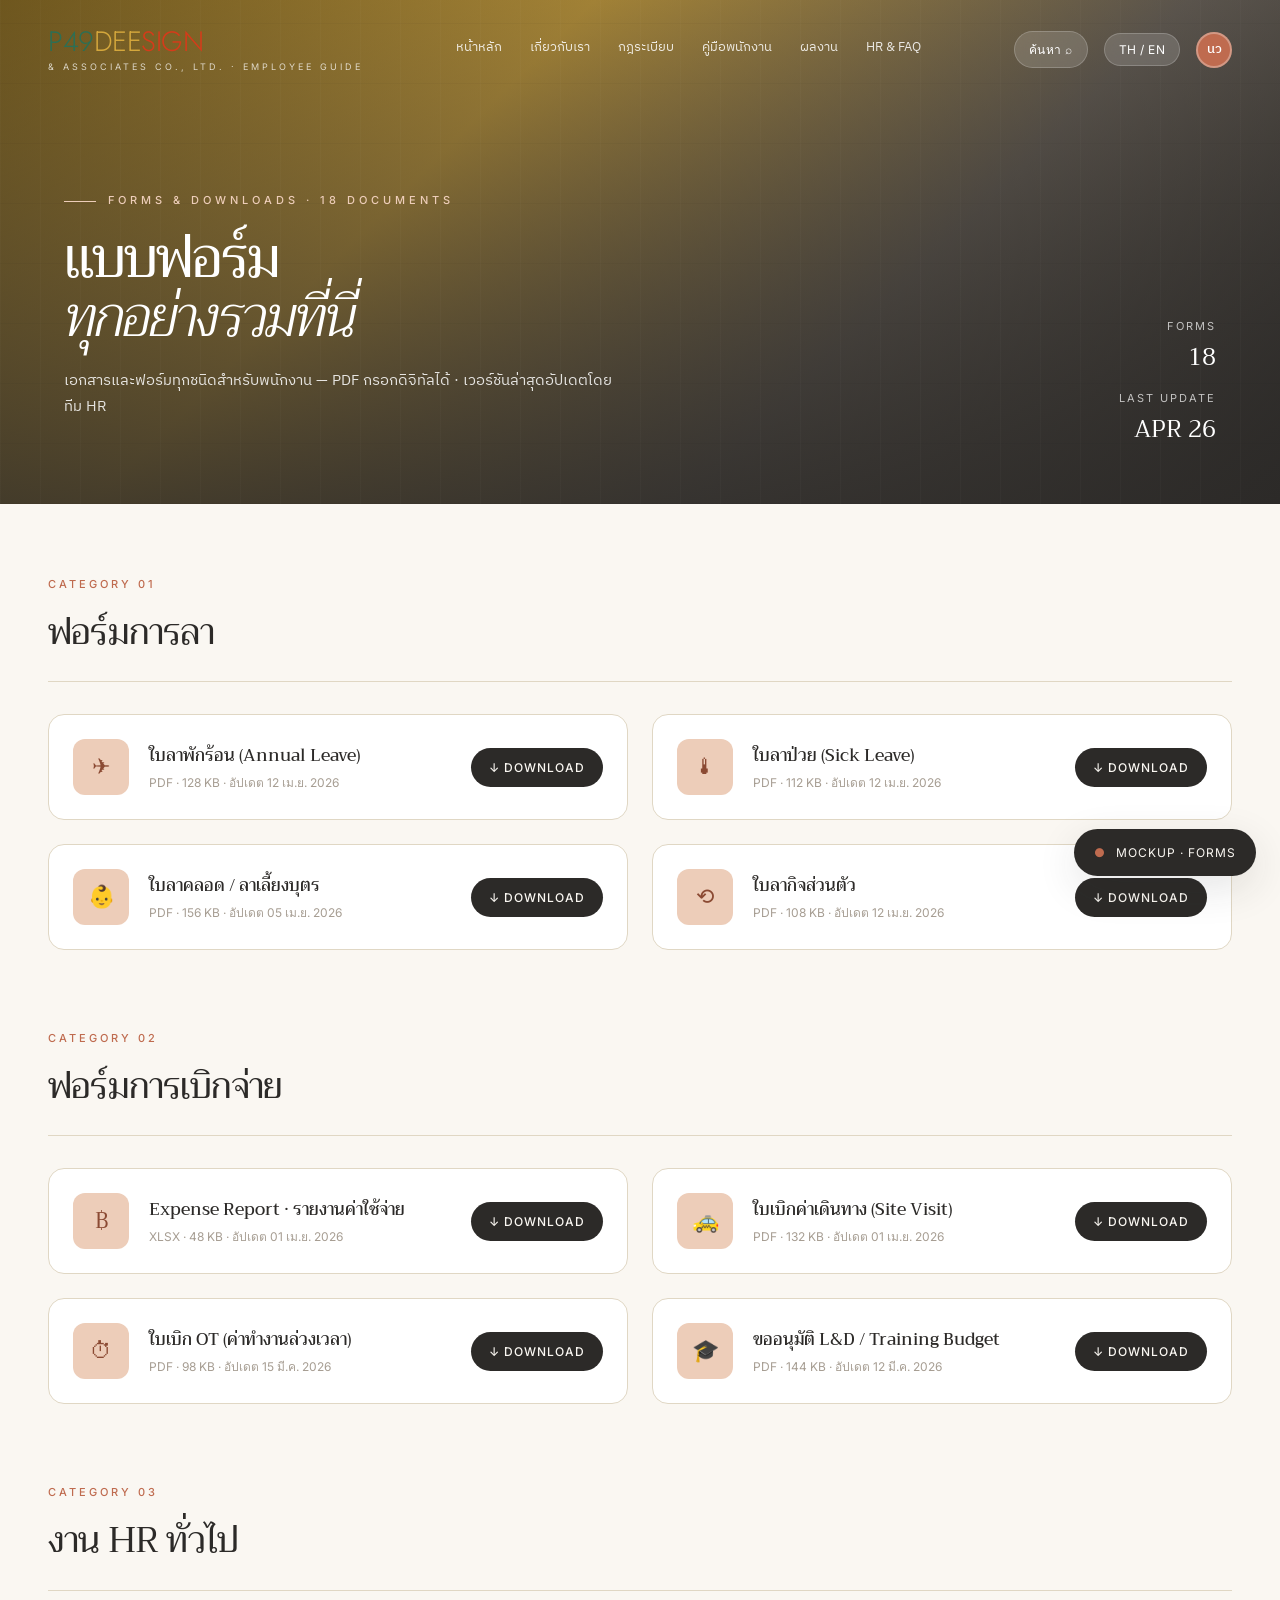
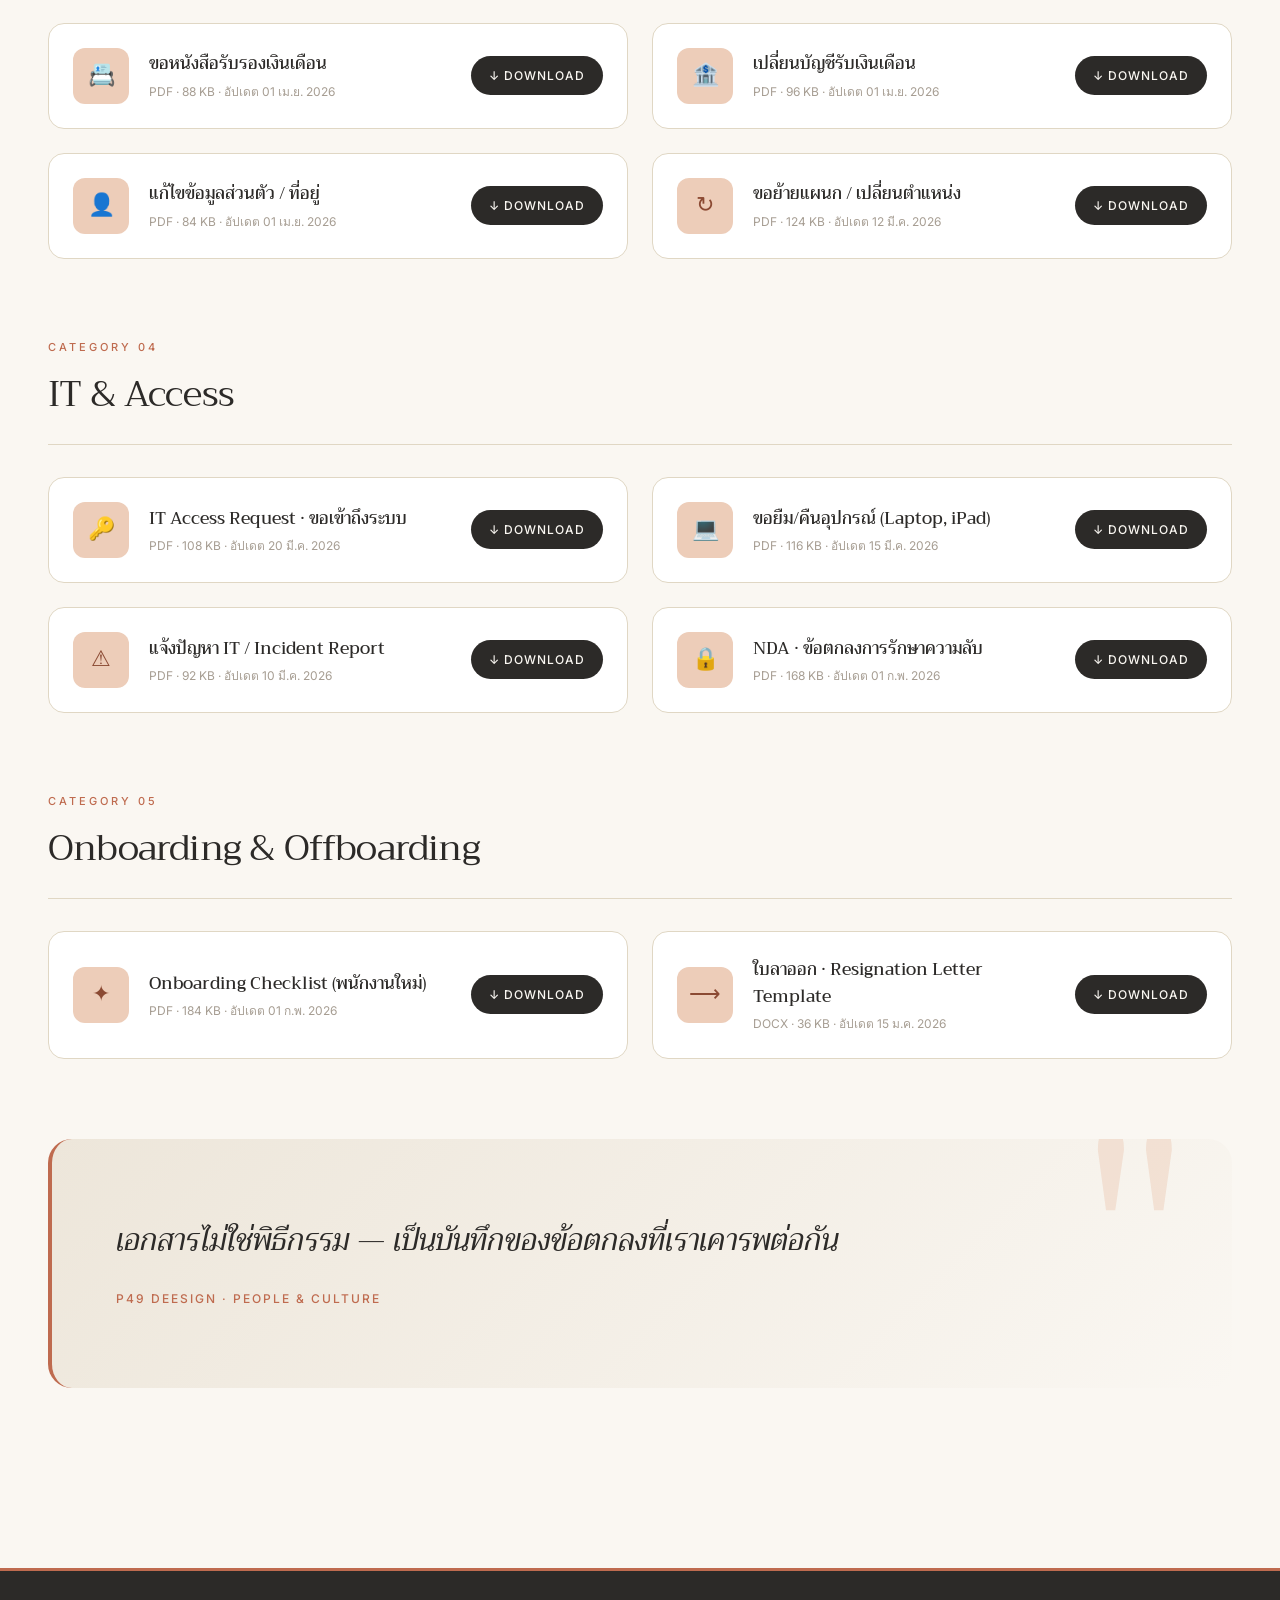
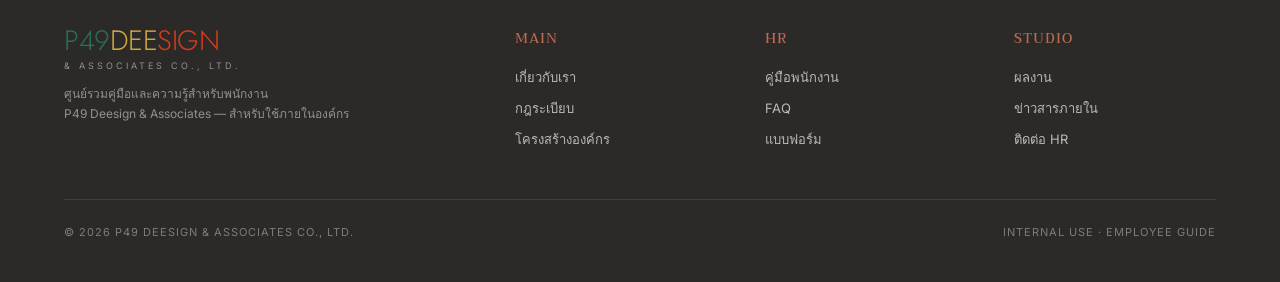
<file: forms.html>
<!DOCTYPE html>
<html lang="th">
<head>
<meta charset="UTF-8">
<meta name="viewport" content="width=device-width, initial-scale=1.0">
<title>แบบฟอร์ม &amp; ดาวน์โหลด — P49 DEESIGN</title>
<link rel="preconnect" href="https://fonts.googleapis.com">
<link rel="preconnect" href="https://fonts.gstatic.com" crossorigin>
<link href="https://fonts.googleapis.com/css2?family=IBM+Plex+Sans+Thai:wght@300;400;500;600&family=Inter:wght@300;400;500;600&family=Jost:wght@200;300;400;500&family=Trirong:ital,wght@0,300;0,400;0,500;0,700;1,400;1,500&display=swap" rel="stylesheet">
<link rel="stylesheet" href="assets/css/main.css">
<link rel="icon" type="image/svg+xml" href="assets/favicon.svg">
<script src="assets/js/site.js" defer></script>
</head>
<body>

<header class="topbar">
  <a href="index.html" class="logo">
    <div class="logo-main"><span class="p49">P49</span><span class="dee">DEE</span><span class="sign">SIGN</span></div>
    <div class="logo-sub">&amp; Associates Co., Ltd. · Employee Guide</div>
  </a>
  <nav class="topnav">
    <a href="index.html">หน้าหลัก</a>
    <a href="about.html">เกี่ยวกับเรา</a>
    <a href="rules.html">กฎระเบียบ</a>
    <a href="handbook.html">คู่มือพนักงาน</a>
    <a href="showcase.html">ผลงาน</a>
    <a href="faq.html">HR &amp; FAQ</a>
  </nav>
  <div class="topbar-right">
    <a href="faq.html" class="search-btn">ค้นหา ⌕</a>
    <button class="lang-btn">TH / EN</button>
    <div class="avatar">นว</div>
  </div>
</header>

<section class="hero hero-small">
  <div class="hero-bg gold"></div>
  <div class="hero-content">
    <div>
      <div class="hero-eyebrow">Forms &amp; Downloads · 18 Documents</div>
      <h1 class="hero-title">แบบฟอร์ม<br><em>ทุกอย่างรวมที่นี่</em></h1>
      <p class="hero-desc">เอกสารและฟอร์มทุกชนิดสำหรับพนักงาน — PDF กรอกดิจิทัลได้ · เวอร์ชันล่าสุดอัปเดตโดยทีม HR</p>
    </div>
    <div class="hero-meta">
      <div><div class="hero-meta-item">FORMS</div><div class="hero-meta-value">18</div></div>
      <div><div class="hero-meta-item">LAST UPDATE</div><div class="hero-meta-value">APR 26</div></div>
    </div>
  </div>
</section>

<main class="main">

  <!-- Category 1: Leave -->
  <section class="section">
    <div class="section-header">
      <div>
        <div class="section-eyebrow">Category 01</div>
        <h2 class="section-title">ฟอร์มการลา</h2>
      </div>
    </div>
    <div class="grid-2">
      <div class="form-card">
        <div class="form-icon">✈</div>
        <div class="form-info">
          <div class="form-name">ใบลาพักร้อน (Annual Leave)</div>
          <div class="form-meta">PDF · 128 KB · อัปเดต 12 เม.ย. 2026</div>
        </div>
        <a href="#" class="form-download">↓ Download</a>
      </div>
      <div class="form-card">
        <div class="form-icon">🌡</div>
        <div class="form-info">
          <div class="form-name">ใบลาป่วย (Sick Leave)</div>
          <div class="form-meta">PDF · 112 KB · อัปเดต 12 เม.ย. 2026</div>
        </div>
        <a href="#" class="form-download">↓ Download</a>
      </div>
      <div class="form-card">
        <div class="form-icon">👶</div>
        <div class="form-info">
          <div class="form-name">ใบลาคลอด / ลาเลี้ยงบุตร</div>
          <div class="form-meta">PDF · 156 KB · อัปเดต 05 เม.ย. 2026</div>
        </div>
        <a href="#" class="form-download">↓ Download</a>
      </div>
      <div class="form-card">
        <div class="form-icon">⟲</div>
        <div class="form-info">
          <div class="form-name">ใบลากิจส่วนตัว</div>
          <div class="form-meta">PDF · 108 KB · อัปเดต 12 เม.ย. 2026</div>
        </div>
        <a href="#" class="form-download">↓ Download</a>
      </div>
    </div>
  </section>

  <!-- Category 2: Finance -->
  <section class="section">
    <div class="section-header">
      <div>
        <div class="section-eyebrow">Category 02</div>
        <h2 class="section-title">ฟอร์มการเบิกจ่าย</h2>
      </div>
    </div>
    <div class="grid-2">
      <div class="form-card">
        <div class="form-icon">฿</div>
        <div class="form-info">
          <div class="form-name">Expense Report · รายงานค่าใช้จ่าย</div>
          <div class="form-meta">XLSX · 48 KB · อัปเดต 01 เม.ย. 2026</div>
        </div>
        <a href="#" class="form-download">↓ Download</a>
      </div>
      <div class="form-card">
        <div class="form-icon">🚕</div>
        <div class="form-info">
          <div class="form-name">ใบเบิกค่าเดินทาง (Site Visit)</div>
          <div class="form-meta">PDF · 132 KB · อัปเดต 01 เม.ย. 2026</div>
        </div>
        <a href="#" class="form-download">↓ Download</a>
      </div>
      <div class="form-card">
        <div class="form-icon">⏱</div>
        <div class="form-info">
          <div class="form-name">ใบเบิก OT (ค่าทำงานล่วงเวลา)</div>
          <div class="form-meta">PDF · 98 KB · อัปเดต 15 มี.ค. 2026</div>
        </div>
        <a href="#" class="form-download">↓ Download</a>
      </div>
      <div class="form-card">
        <div class="form-icon">🎓</div>
        <div class="form-info">
          <div class="form-name">ขออนุมัติ L&amp;D / Training Budget</div>
          <div class="form-meta">PDF · 144 KB · อัปเดต 12 มี.ค. 2026</div>
        </div>
        <a href="#" class="form-download">↓ Download</a>
      </div>
    </div>
  </section>

  <!-- Category 3: HR Operations -->
  <section class="section">
    <div class="section-header">
      <div>
        <div class="section-eyebrow">Category 03</div>
        <h2 class="section-title">งาน HR ทั่วไป</h2>
      </div>
    </div>
    <div class="grid-2">
      <div class="form-card">
        <div class="form-icon">📇</div>
        <div class="form-info">
          <div class="form-name">ขอหนังสือรับรองเงินเดือน</div>
          <div class="form-meta">PDF · 88 KB · อัปเดต 01 เม.ย. 2026</div>
        </div>
        <a href="#" class="form-download">↓ Download</a>
      </div>
      <div class="form-card">
        <div class="form-icon">🏦</div>
        <div class="form-info">
          <div class="form-name">เปลี่ยนบัญชีรับเงินเดือน</div>
          <div class="form-meta">PDF · 96 KB · อัปเดต 01 เม.ย. 2026</div>
        </div>
        <a href="#" class="form-download">↓ Download</a>
      </div>
      <div class="form-card">
        <div class="form-icon">👤</div>
        <div class="form-info">
          <div class="form-name">แก้ไขข้อมูลส่วนตัว / ที่อยู่</div>
          <div class="form-meta">PDF · 84 KB · อัปเดต 01 เม.ย. 2026</div>
        </div>
        <a href="#" class="form-download">↓ Download</a>
      </div>
      <div class="form-card">
        <div class="form-icon">↻</div>
        <div class="form-info">
          <div class="form-name">ขอย้ายแผนก / เปลี่ยนตำแหน่ง</div>
          <div class="form-meta">PDF · 124 KB · อัปเดต 12 มี.ค. 2026</div>
        </div>
        <a href="#" class="form-download">↓ Download</a>
      </div>
    </div>
  </section>

  <!-- Category 4: IT & Access -->
  <section class="section">
    <div class="section-header">
      <div>
        <div class="section-eyebrow">Category 04</div>
        <h2 class="section-title">IT &amp; Access</h2>
      </div>
    </div>
    <div class="grid-2">
      <div class="form-card">
        <div class="form-icon">🔑</div>
        <div class="form-info">
          <div class="form-name">IT Access Request · ขอเข้าถึงระบบ</div>
          <div class="form-meta">PDF · 108 KB · อัปเดต 20 มี.ค. 2026</div>
        </div>
        <a href="#" class="form-download">↓ Download</a>
      </div>
      <div class="form-card">
        <div class="form-icon">💻</div>
        <div class="form-info">
          <div class="form-name">ขอยืม/คืนอุปกรณ์ (Laptop, iPad)</div>
          <div class="form-meta">PDF · 116 KB · อัปเดต 15 มี.ค. 2026</div>
        </div>
        <a href="#" class="form-download">↓ Download</a>
      </div>
      <div class="form-card">
        <div class="form-icon">⚠</div>
        <div class="form-info">
          <div class="form-name">แจ้งปัญหา IT / Incident Report</div>
          <div class="form-meta">PDF · 92 KB · อัปเดต 10 มี.ค. 2026</div>
        </div>
        <a href="#" class="form-download">↓ Download</a>
      </div>
      <div class="form-card">
        <div class="form-icon">🔒</div>
        <div class="form-info">
          <div class="form-name">NDA · ข้อตกลงการรักษาความลับ</div>
          <div class="form-meta">PDF · 168 KB · อัปเดต 01 ก.พ. 2026</div>
        </div>
        <a href="#" class="form-download">↓ Download</a>
      </div>
    </div>
  </section>

  <!-- Category 5: Onboarding / Offboarding -->
  <section class="section">
    <div class="section-header">
      <div>
        <div class="section-eyebrow">Category 05</div>
        <h2 class="section-title">Onboarding &amp; Offboarding</h2>
      </div>
    </div>
    <div class="grid-2">
      <div class="form-card">
        <div class="form-icon">✦</div>
        <div class="form-info">
          <div class="form-name">Onboarding Checklist (พนักงานใหม่)</div>
          <div class="form-meta">PDF · 184 KB · อัปเดต 01 ก.พ. 2026</div>
        </div>
        <a href="#" class="form-download">↓ Download</a>
      </div>
      <div class="form-card">
        <div class="form-icon">⟶</div>
        <div class="form-info">
          <div class="form-name">ใบลาออก · Resignation Letter Template</div>
          <div class="form-meta">DOCX · 36 KB · อัปเดต 15 ม.ค. 2026</div>
        </div>
        <a href="#" class="form-download">↓ Download</a>
      </div>
    </div>
  </section>

  <!-- Quote -->
  <section class="quote-feature">
    <div class="quote-text">เอกสารไม่ใช่พิธีกรรม — เป็นบันทึกของข้อตกลงที่เราเคารพต่อกัน</div>
    <div class="quote-author">P49 DEESIGN · PEOPLE &amp; CULTURE</div>
  </section>

</main>

<footer class="footer">
  <div class="footer-grid">
    <div class="footer-logo-block">
      <div class="logo">
        <div class="logo-main"><span class="p49">P49</span><span class="dee">DEE</span><span class="sign">SIGN</span></div>
        <div class="logo-sub" style="color: rgba(250, 247, 242, 0.5);">&amp; Associates Co., Ltd.</div>
      </div>
      <p>ศูนย์รวมคู่มือและความรู้สำหรับพนักงาน<br>P49 Deesign &amp; Associates — สำหรับใช้ภายในองค์กร</p>
    </div>
    <div><h4>Main</h4><a href="about.html">เกี่ยวกับเรา</a><a href="rules.html">กฎระเบียบ</a><a href="org.html">โครงสร้างองค์กร</a></div>
    <div><h4>HR</h4><a href="handbook.html">คู่มือพนักงาน</a><a href="faq.html">FAQ</a><a href="forms.html">แบบฟอร์ม</a></div>
    <div><h4>Studio</h4><a href="showcase.html">ผลงาน</a><a href="news.html">ข่าวสารภายใน</a><a href="faq.html">ติดต่อ HR</a></div>
  </div>
  <div class="footer-bottom">
    <div>© 2026 P49 DEESIGN &amp; ASSOCIATES CO., LTD.</div>
    <div>INTERNAL USE · EMPLOYEE GUIDE</div>
  </div>
</footer>

<div class="preview-banner">MOCKUP · FORMS</div>
</body>
</html>
</file>
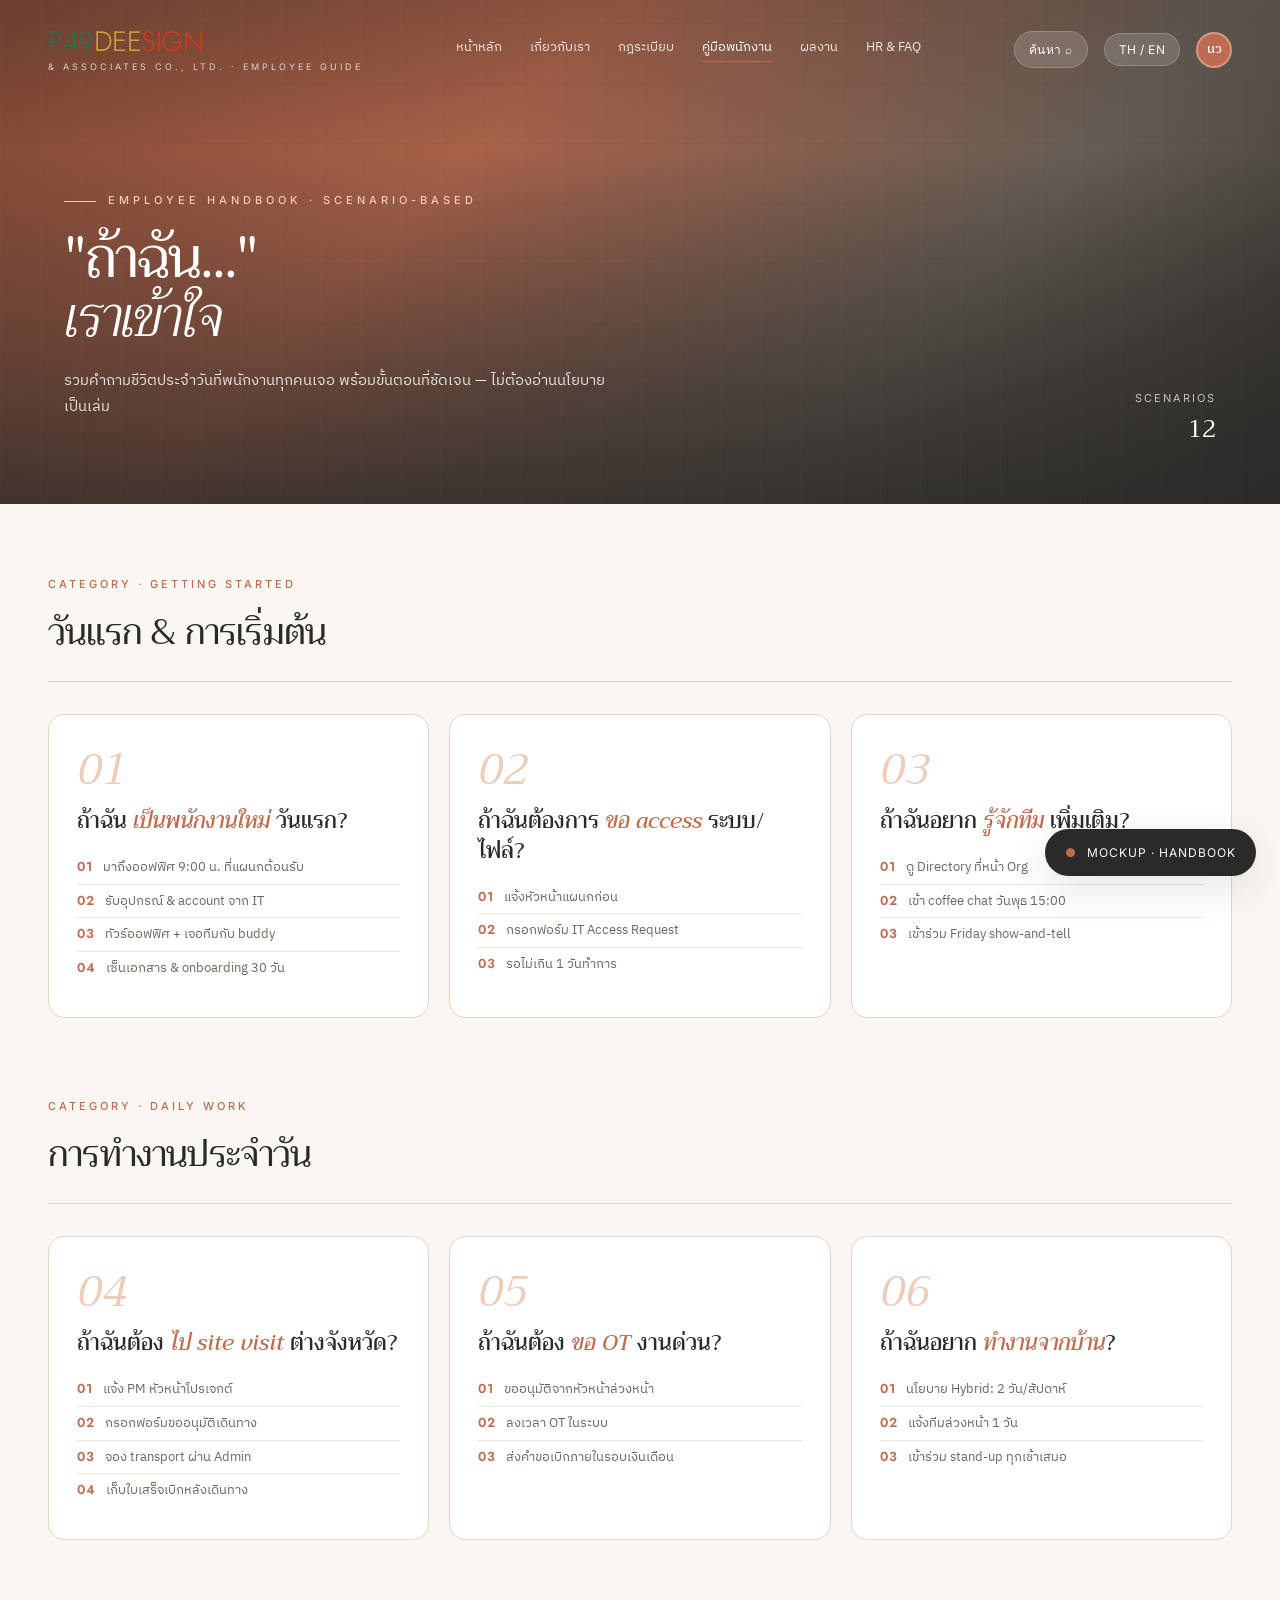
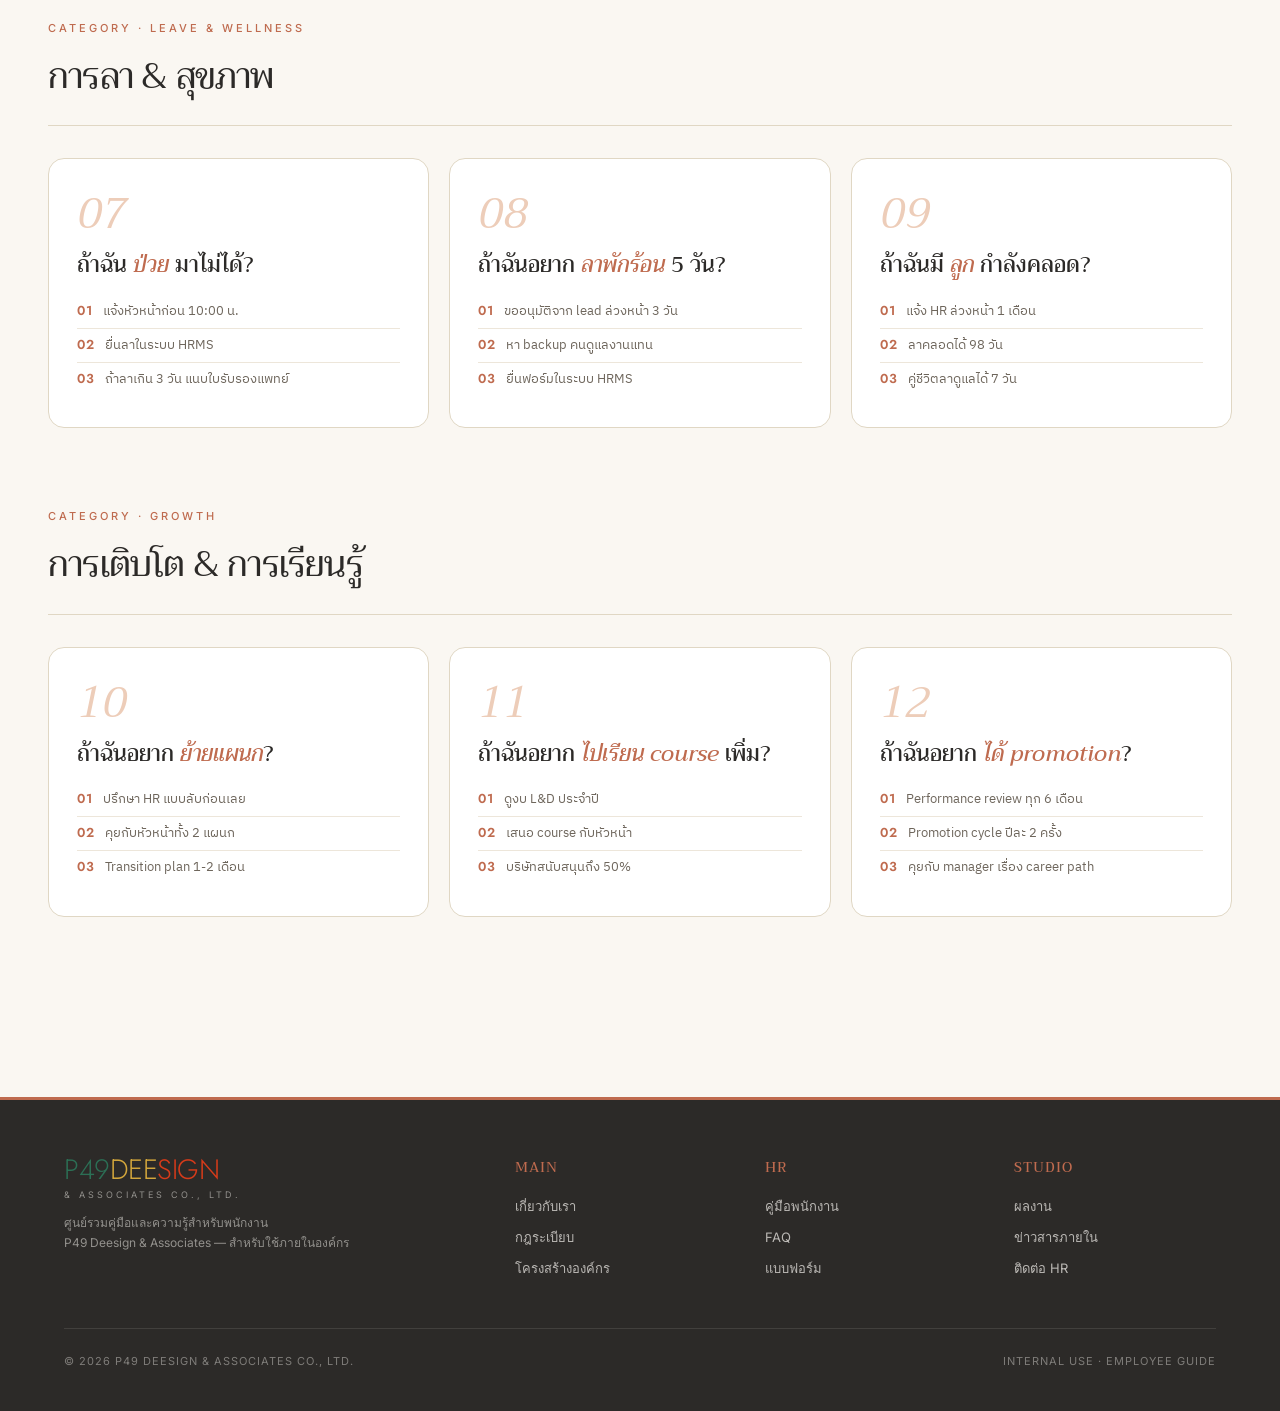
<file: handbook.html>
<!DOCTYPE html>
<html lang="th">
<head>
<meta charset="UTF-8">
<meta name="viewport" content="width=device-width, initial-scale=1.0">
<title>คู่มือพนักงาน — P49 DEESIGN</title>
<link rel="preconnect" href="https://fonts.googleapis.com">
<link rel="preconnect" href="https://fonts.gstatic.com" crossorigin>
<link href="https://fonts.googleapis.com/css2?family=IBM+Plex+Sans+Thai:wght@300;400;500;600&family=Inter:wght@300;400;500;600&family=Jost:wght@200;300;400;500&family=Trirong:ital,wght@0,300;0,400;0,500;0,700;1,400;1,500&display=swap" rel="stylesheet">
<link rel="stylesheet" href="assets/css/main.css">
<link rel="icon" type="image/svg+xml" href="assets/favicon.svg">
<script src="assets/js/site.js" defer></script>
</head>
<body>

<header class="topbar">
  <a href="index.html" class="logo">
    <div class="logo-main"><span class="p49">P49</span><span class="dee">DEE</span><span class="sign">SIGN</span></div>
    <div class="logo-sub">&amp; Associates Co., Ltd. · Employee Guide</div>
  </a>
  <nav class="topnav">
    <a href="index.html">หน้าหลัก</a>
    <a href="about.html">เกี่ยวกับเรา</a>
    <a href="rules.html">กฎระเบียบ</a>
    <a href="handbook.html" class="active">คู่มือพนักงาน</a>
    <a href="showcase.html">ผลงาน</a>
    <a href="faq.html">HR &amp; FAQ</a>
  </nav>
  <div class="topbar-right">
    <a href="faq.html" class="search-btn">ค้นหา ⌕</a>
    <button class="lang-btn">TH / EN</button>
    <div class="avatar">นว</div>
  </div>
</header>

<section class="hero hero-small">
  <div class="hero-bg"></div>
  <div class="hero-content">
    <div>
      <div class="hero-eyebrow">Employee Handbook · Scenario-based</div>
      <h1 class="hero-title">"ถ้าฉัน..."<br><em>เราเข้าใจ</em></h1>
      <p class="hero-desc">รวมคำถามชีวิตประจำวันที่พนักงานทุกคนเจอ พร้อมขั้นตอนที่ชัดเจน — ไม่ต้องอ่านนโยบายเป็นเล่ม</p>
    </div>
    <div class="hero-meta">
      <div><div class="hero-meta-item">SCENARIOS</div><div class="hero-meta-value">12</div></div>
    </div>
  </div>
</section>

<main class="main">

  <!-- Category 1: Onboarding -->
  <section class="section">
    <div class="section-header">
      <div>
        <div class="section-eyebrow">Category · Getting Started</div>
        <h2 class="section-title">วันแรก &amp; การเริ่มต้น</h2>
      </div>
    </div>
    <div class="grid-3">
      <div class="scenario">
        <div class="scenario-icon">01</div>
        <h3 class="scenario-question">ถ้าฉัน <em>เป็นพนักงานใหม่</em> วันแรก?</h3>
        <ul class="scenario-steps">
          <li><span class="step-num">01</span> มาถึงออฟฟิศ 9:00 น. ที่แผนกต้อนรับ</li>
          <li><span class="step-num">02</span> รับอุปกรณ์ &amp; account จาก IT</li>
          <li><span class="step-num">03</span> ทัวร์ออฟฟิศ + เจอทีมกับ buddy</li>
          <li><span class="step-num">04</span> เซ็นเอกสาร &amp; onboarding 30 วัน</li>
        </ul>
      </div>
      <div class="scenario">
        <div class="scenario-icon">02</div>
        <h3 class="scenario-question">ถ้าฉันต้องการ <em>ขอ access</em> ระบบ/ไฟล์?</h3>
        <ul class="scenario-steps">
          <li><span class="step-num">01</span> แจ้งหัวหน้าแผนกก่อน</li>
          <li><span class="step-num">02</span> กรอกฟอร์ม IT Access Request</li>
          <li><span class="step-num">03</span> รอไม่เกิน 1 วันทำการ</li>
        </ul>
      </div>
      <div class="scenario">
        <div class="scenario-icon">03</div>
        <h3 class="scenario-question">ถ้าฉันอยาก <em>รู้จักทีม</em> เพิ่มเติม?</h3>
        <ul class="scenario-steps">
          <li><span class="step-num">01</span> ดู Directory ที่หน้า Org</li>
          <li><span class="step-num">02</span> เข้า coffee chat วันพุธ 15:00</li>
          <li><span class="step-num">03</span> เข้าร่วม Friday show-and-tell</li>
        </ul>
      </div>
    </div>
  </section>

  <!-- Category 2: Daily -->
  <section class="section">
    <div class="section-header">
      <div>
        <div class="section-eyebrow">Category · Daily Work</div>
        <h2 class="section-title">การทำงานประจำวัน</h2>
      </div>
    </div>
    <div class="grid-3">
      <div class="scenario">
        <div class="scenario-icon">04</div>
        <h3 class="scenario-question">ถ้าฉันต้อง <em>ไป site visit</em> ต่างจังหวัด?</h3>
        <ul class="scenario-steps">
          <li><span class="step-num">01</span> แจ้ง PM หัวหน้าโปรเจกต์</li>
          <li><span class="step-num">02</span> กรอกฟอร์มขออนุมัติเดินทาง</li>
          <li><span class="step-num">03</span> จอง transport ผ่าน Admin</li>
          <li><span class="step-num">04</span> เก็บใบเสร็จเบิกหลังเดินทาง</li>
        </ul>
      </div>
      <div class="scenario">
        <div class="scenario-icon">05</div>
        <h3 class="scenario-question">ถ้าฉันต้อง <em>ขอ OT</em> งานด่วน?</h3>
        <ul class="scenario-steps">
          <li><span class="step-num">01</span> ขออนุมัติจากหัวหน้าล่วงหน้า</li>
          <li><span class="step-num">02</span> ลงเวลา OT ในระบบ</li>
          <li><span class="step-num">03</span> ส่งคำขอเบิกภายในรอบเงินเดือน</li>
        </ul>
      </div>
      <div class="scenario">
        <div class="scenario-icon">06</div>
        <h3 class="scenario-question">ถ้าฉันอยาก <em>ทำงานจากบ้าน</em>?</h3>
        <ul class="scenario-steps">
          <li><span class="step-num">01</span> นโยบาย Hybrid: 2 วัน/สัปดาห์</li>
          <li><span class="step-num">02</span> แจ้งทีมล่วงหน้า 1 วัน</li>
          <li><span class="step-num">03</span> เข้าร่วม stand-up ทุกเช้าเสมอ</li>
        </ul>
      </div>
    </div>
  </section>

  <!-- Category 3: Leave -->
  <section class="section">
    <div class="section-header">
      <div>
        <div class="section-eyebrow">Category · Leave &amp; Wellness</div>
        <h2 class="section-title">การลา &amp; สุขภาพ</h2>
      </div>
    </div>
    <div class="grid-3">
      <div class="scenario">
        <div class="scenario-icon">07</div>
        <h3 class="scenario-question">ถ้าฉัน <em>ป่วย</em> มาไม่ได้?</h3>
        <ul class="scenario-steps">
          <li><span class="step-num">01</span> แจ้งหัวหน้าก่อน 10:00 น.</li>
          <li><span class="step-num">02</span> ยื่นลาในระบบ HRMS</li>
          <li><span class="step-num">03</span> ถ้าลาเกิน 3 วัน แนบใบรับรองแพทย์</li>
        </ul>
      </div>
      <div class="scenario">
        <div class="scenario-icon">08</div>
        <h3 class="scenario-question">ถ้าฉันอยาก <em>ลาพักร้อน</em> 5 วัน?</h3>
        <ul class="scenario-steps">
          <li><span class="step-num">01</span> ขออนุมัติจาก lead ล่วงหน้า 3 วัน</li>
          <li><span class="step-num">02</span> หา backup คนดูแลงานแทน</li>
          <li><span class="step-num">03</span> ยื่นฟอร์มในระบบ HRMS</li>
        </ul>
      </div>
      <div class="scenario">
        <div class="scenario-icon">09</div>
        <h3 class="scenario-question">ถ้าฉันมี <em>ลูก</em> กำลังคลอด?</h3>
        <ul class="scenario-steps">
          <li><span class="step-num">01</span> แจ้ง HR ล่วงหน้า 1 เดือน</li>
          <li><span class="step-num">02</span> ลาคลอดได้ 98 วัน</li>
          <li><span class="step-num">03</span> คู่ชีวิตลาดูแลได้ 7 วัน</li>
        </ul>
      </div>
    </div>
  </section>

  <!-- Category 4: Growth -->
  <section class="section">
    <div class="section-header">
      <div>
        <div class="section-eyebrow">Category · Growth</div>
        <h2 class="section-title">การเติบโต &amp; การเรียนรู้</h2>
      </div>
    </div>
    <div class="grid-3">
      <div class="scenario">
        <div class="scenario-icon">10</div>
        <h3 class="scenario-question">ถ้าฉันอยาก <em>ย้ายแผนก</em>?</h3>
        <ul class="scenario-steps">
          <li><span class="step-num">01</span> ปรึกษา HR แบบลับก่อนเลย</li>
          <li><span class="step-num">02</span> คุยกับหัวหน้าทั้ง 2 แผนก</li>
          <li><span class="step-num">03</span> Transition plan 1-2 เดือน</li>
        </ul>
      </div>
      <div class="scenario">
        <div class="scenario-icon">11</div>
        <h3 class="scenario-question">ถ้าฉันอยาก <em>ไปเรียน course</em> เพิ่ม?</h3>
        <ul class="scenario-steps">
          <li><span class="step-num">01</span> ดูงบ L&amp;D ประจำปี</li>
          <li><span class="step-num">02</span> เสนอ course กับหัวหน้า</li>
          <li><span class="step-num">03</span> บริษัทสนับสนุนถึง 50%</li>
        </ul>
      </div>
      <div class="scenario">
        <div class="scenario-icon">12</div>
        <h3 class="scenario-question">ถ้าฉันอยาก <em>ได้ promotion</em>?</h3>
        <ul class="scenario-steps">
          <li><span class="step-num">01</span> Performance review ทุก 6 เดือน</li>
          <li><span class="step-num">02</span> Promotion cycle ปีละ 2 ครั้ง</li>
          <li><span class="step-num">03</span> คุยกับ manager เรื่อง career path</li>
        </ul>
      </div>
    </div>
  </section>

</main>

<footer class="footer">
  <div class="footer-grid">
    <div class="footer-logo-block">
      <div class="logo">
        <div class="logo-main"><span class="p49">P49</span><span class="dee">DEE</span><span class="sign">SIGN</span></div>
        <div class="logo-sub" style="color: rgba(250, 247, 242, 0.5);">&amp; Associates Co., Ltd.</div>
      </div>
      <p>ศูนย์รวมคู่มือและความรู้สำหรับพนักงาน<br>P49 Deesign &amp; Associates — สำหรับใช้ภายในองค์กร</p>
    </div>
    <div><h4>Main</h4><a href="about.html">เกี่ยวกับเรา</a><a href="rules.html">กฎระเบียบ</a><a href="org.html">โครงสร้างองค์กร</a></div>
    <div><h4>HR</h4><a href="handbook.html">คู่มือพนักงาน</a><a href="faq.html">FAQ</a><a href="forms.html">แบบฟอร์ม</a></div>
    <div><h4>Studio</h4><a href="showcase.html">ผลงาน</a><a href="news.html">ข่าวสารภายใน</a><a href="faq.html">ติดต่อ HR</a></div>
  </div>
  <div class="footer-bottom">
    <div>© 2026 P49 DEESIGN &amp; ASSOCIATES CO., LTD.</div>
    <div>INTERNAL USE · EMPLOYEE GUIDE</div>
  </div>
</footer>

<div class="preview-banner">MOCKUP · HANDBOOK</div>
</body>
</html>
</file>
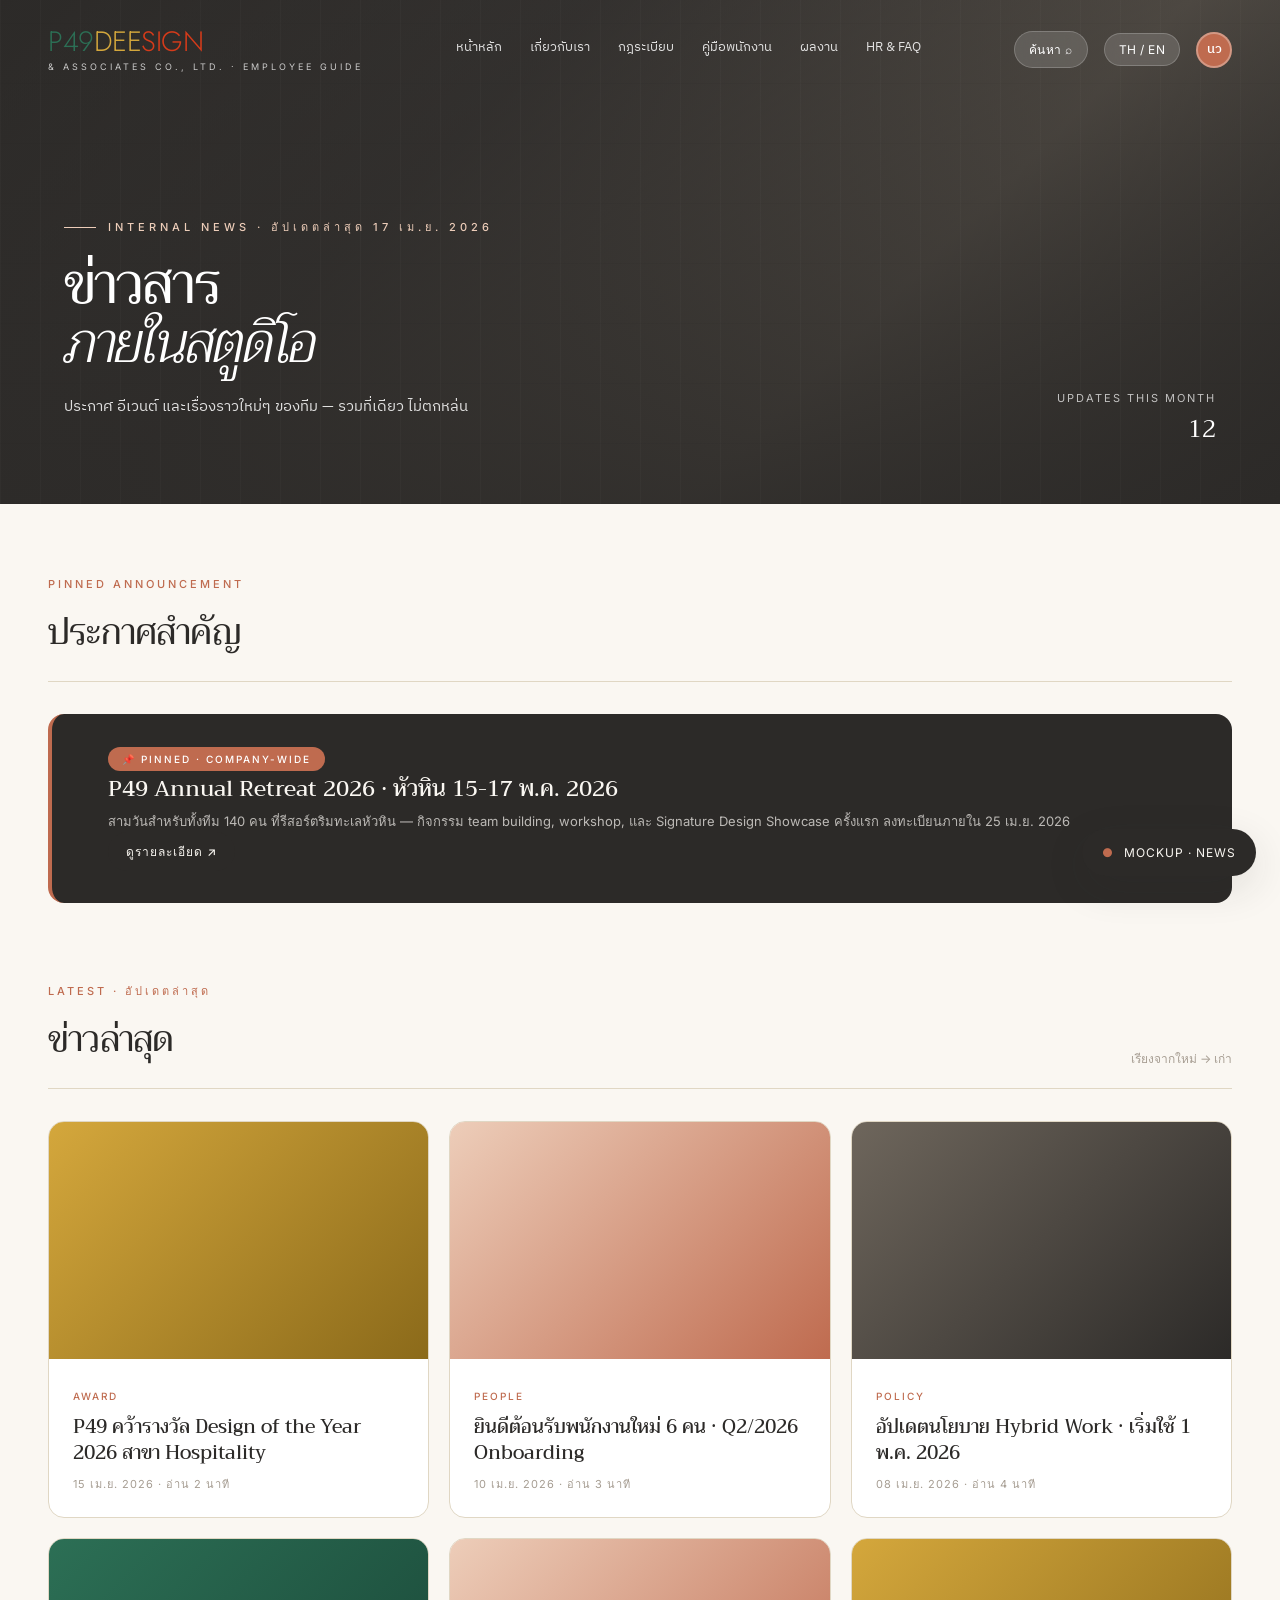
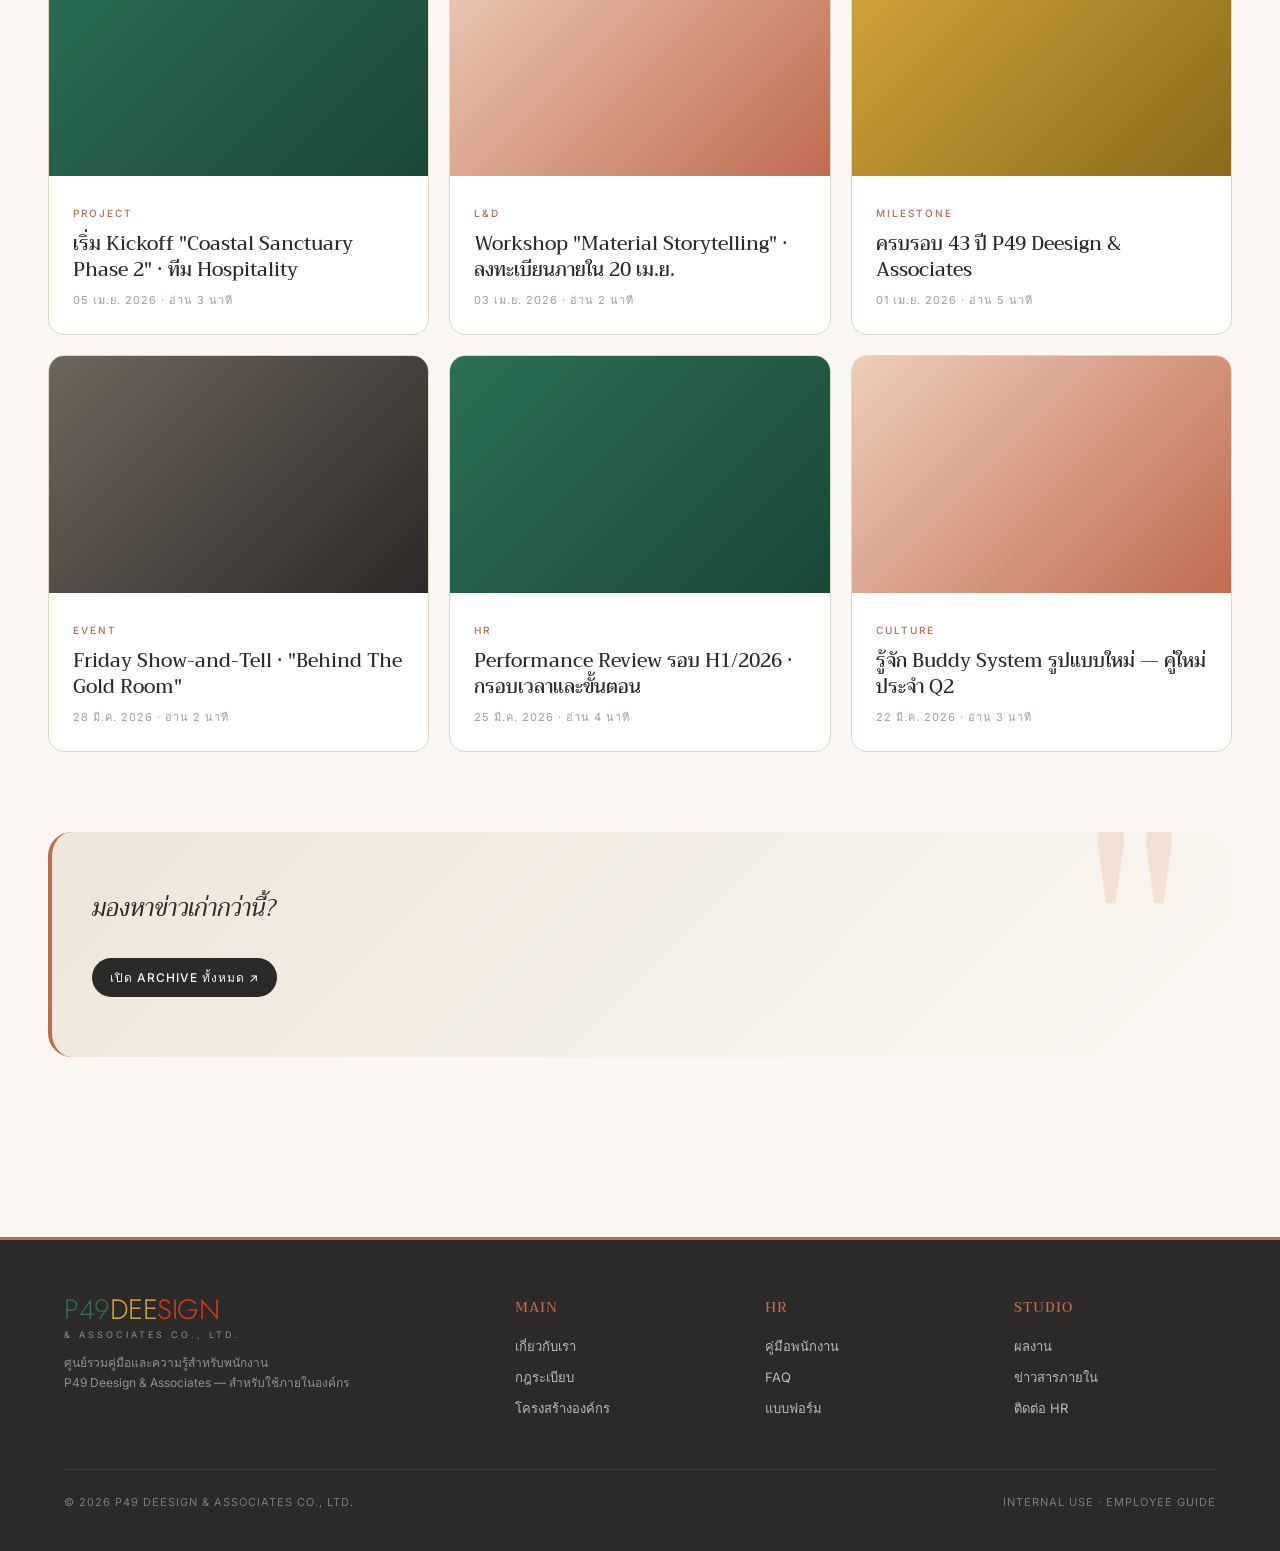
<file: news.html>
<!DOCTYPE html>
<html lang="th">
<head>
<meta charset="UTF-8">
<meta name="viewport" content="width=device-width, initial-scale=1.0">
<title>ข่าวสารภายใน — P49 DEESIGN</title>
<link rel="preconnect" href="https://fonts.googleapis.com">
<link rel="preconnect" href="https://fonts.gstatic.com" crossorigin>
<link href="https://fonts.googleapis.com/css2?family=IBM+Plex+Sans+Thai:wght@300;400;500;600&family=Inter:wght@300;400;500;600&family=Jost:wght@200;300;400;500&family=Trirong:ital,wght@0,300;0,400;0,500;0,700;1,400;1,500&display=swap" rel="stylesheet">
<link rel="stylesheet" href="assets/css/main.css">
<link rel="icon" type="image/svg+xml" href="assets/favicon.svg">
<script src="assets/js/site.js" defer></script>
</head>
<body>

<header class="topbar">
  <a href="index.html" class="logo">
    <div class="logo-main"><span class="p49">P49</span><span class="dee">DEE</span><span class="sign">SIGN</span></div>
    <div class="logo-sub">&amp; Associates Co., Ltd. · Employee Guide</div>
  </a>
  <nav class="topnav">
    <a href="index.html">หน้าหลัก</a>
    <a href="about.html">เกี่ยวกับเรา</a>
    <a href="rules.html">กฎระเบียบ</a>
    <a href="handbook.html">คู่มือพนักงาน</a>
    <a href="showcase.html">ผลงาน</a>
    <a href="faq.html">HR &amp; FAQ</a>
  </nav>
  <div class="topbar-right">
    <a href="faq.html" class="search-btn">ค้นหา ⌕</a>
    <button class="lang-btn">TH / EN</button>
    <div class="avatar">นว</div>
  </div>
</header>

<section class="hero hero-small">
  <div class="hero-bg dark"></div>
  <div class="hero-content">
    <div>
      <div class="hero-eyebrow">Internal News · อัปเดตล่าสุด 17 เม.ย. 2026</div>
      <h1 class="hero-title">ข่าวสาร<br><em>ภายในสตูดิโอ</em></h1>
      <p class="hero-desc">ประกาศ อีเวนต์ และเรื่องราวใหม่ๆ ของทีม — รวมที่เดียว ไม่ตกหล่น</p>
    </div>
    <div class="hero-meta">
      <div><div class="hero-meta-item">UPDATES THIS MONTH</div><div class="hero-meta-value">12</div></div>
    </div>
  </div>
</section>

<main class="main">

  <!-- Pinned -->
  <section class="section">
    <div class="section-header">
      <div>
        <div class="section-eyebrow">Pinned Announcement</div>
        <h2 class="section-title">ประกาศสำคัญ</h2>
      </div>
    </div>
    <article class="news-pin">
      <div class="news-img green" style="aspect-ratio: 16/10;"></div>
      <div>
        <span class="news-pin-tag">📌 PINNED · COMPANY-WIDE</span>
        <h3 class="news-pin-title">P49 Annual Retreat 2026 · หัวหิน 15-17 พ.ค. 2026</h3>
        <p class="news-pin-desc">สามวันสำหรับทั้งทีม 140 คน ที่รีสอร์ตริมทะเลหัวหิน — กิจกรรม team building, workshop, และ Signature Design Showcase ครั้งแรก ลงทะเบียนภายใน 25 เม.ย. 2026</p>
        <a href="#" class="form-download" style="display: inline-flex;">ดูรายละเอียด ↗</a>
      </div>
    </article>
  </section>

  <!-- Latest News Grid -->
  <section class="section">
    <div class="section-header">
      <div>
        <div class="section-eyebrow">Latest · อัปเดตล่าสุด</div>
        <h2 class="section-title">ข่าวล่าสุด</h2>
      </div>
      <span style="font-size: 12px; color: var(--soft-taupe); font-family: 'Inter', sans-serif;">เรียงจากใหม่ → เก่า</span>
    </div>

    <div class="grid-3">
      <article class="news-card">
        <div class="news-img gold"></div>
        <div class="news-content">
          <span class="news-tag">Award</span>
          <h3 class="news-title">P49 คว้ารางวัล Design of the Year 2026 สาขา Hospitality</h3>
          <div class="news-date">15 เม.ย. 2026 · อ่าน 2 นาที</div>
        </div>
      </article>

      <article class="news-card">
        <div class="news-img"></div>
        <div class="news-content">
          <span class="news-tag">People</span>
          <h3 class="news-title">ยินดีต้อนรับพนักงานใหม่ 6 คน · Q2/2026 Onboarding</h3>
          <div class="news-date">10 เม.ย. 2026 · อ่าน 3 นาที</div>
        </div>
      </article>

      <article class="news-card">
        <div class="news-img dark"></div>
        <div class="news-content">
          <span class="news-tag">Policy</span>
          <h3 class="news-title">อัปเดตนโยบาย Hybrid Work · เริ่มใช้ 1 พ.ค. 2026</h3>
          <div class="news-date">08 เม.ย. 2026 · อ่าน 4 นาที</div>
        </div>
      </article>

      <article class="news-card">
        <div class="news-img green"></div>
        <div class="news-content">
          <span class="news-tag">Project</span>
          <h3 class="news-title">เริ่ม Kickoff "Coastal Sanctuary Phase 2" · ทีม Hospitality</h3>
          <div class="news-date">05 เม.ย. 2026 · อ่าน 3 นาที</div>
        </div>
      </article>

      <article class="news-card">
        <div class="news-img"></div>
        <div class="news-content">
          <span class="news-tag">L&amp;D</span>
          <h3 class="news-title">Workshop "Material Storytelling" · ลงทะเบียนภายใน 20 เม.ย.</h3>
          <div class="news-date">03 เม.ย. 2026 · อ่าน 2 นาที</div>
        </div>
      </article>

      <article class="news-card">
        <div class="news-img gold"></div>
        <div class="news-content">
          <span class="news-tag">Milestone</span>
          <h3 class="news-title">ครบรอบ 43 ปี P49 Deesign &amp; Associates</h3>
          <div class="news-date">01 เม.ย. 2026 · อ่าน 5 นาที</div>
        </div>
      </article>

      <article class="news-card">
        <div class="news-img dark"></div>
        <div class="news-content">
          <span class="news-tag">Event</span>
          <h3 class="news-title">Friday Show-and-Tell · "Behind The Gold Room"</h3>
          <div class="news-date">28 มี.ค. 2026 · อ่าน 2 นาที</div>
        </div>
      </article>

      <article class="news-card">
        <div class="news-img green"></div>
        <div class="news-content">
          <span class="news-tag">HR</span>
          <h3 class="news-title">Performance Review รอบ H1/2026 · กรอบเวลาและขั้นตอน</h3>
          <div class="news-date">25 มี.ค. 2026 · อ่าน 4 นาที</div>
        </div>
      </article>

      <article class="news-card">
        <div class="news-img"></div>
        <div class="news-content">
          <span class="news-tag">Culture</span>
          <h3 class="news-title">รู้จัก Buddy System รูปแบบใหม่ — คู่ใหม่ประจำ Q2</h3>
          <div class="news-date">22 มี.ค. 2026 · อ่าน 3 นาที</div>
        </div>
      </article>
    </div>
  </section>

  <!-- Archive link -->
  <section class="section">
    <div class="quote-feature" style="padding: 60px 40px;">
      <div class="quote-text" style="font-size: 24px; margin-bottom: 20px;">มองหาข่าวเก่ากว่านี้?</div>
      <a href="#" class="form-download" style="display: inline-flex; margin-top: 12px;">เปิด Archive ทั้งหมด ↗</a>
    </div>
  </section>

</main>

<footer class="footer">
  <div class="footer-grid">
    <div class="footer-logo-block">
      <div class="logo">
        <div class="logo-main"><span class="p49">P49</span><span class="dee">DEE</span><span class="sign">SIGN</span></div>
        <div class="logo-sub" style="color: rgba(250, 247, 242, 0.5);">&amp; Associates Co., Ltd.</div>
      </div>
      <p>ศูนย์รวมคู่มือและความรู้สำหรับพนักงาน<br>P49 Deesign &amp; Associates — สำหรับใช้ภายในองค์กร</p>
    </div>
    <div><h4>Main</h4><a href="about.html">เกี่ยวกับเรา</a><a href="rules.html">กฎระเบียบ</a><a href="org.html">โครงสร้างองค์กร</a></div>
    <div><h4>HR</h4><a href="handbook.html">คู่มือพนักงาน</a><a href="faq.html">FAQ</a><a href="forms.html">แบบฟอร์ม</a></div>
    <div><h4>Studio</h4><a href="showcase.html">ผลงาน</a><a href="news.html">ข่าวสารภายใน</a><a href="faq.html">ติดต่อ HR</a></div>
  </div>
  <div class="footer-bottom">
    <div>© 2026 P49 DEESIGN &amp; ASSOCIATES CO., LTD.</div>
    <div>INTERNAL USE · EMPLOYEE GUIDE</div>
  </div>
</footer>

<div class="preview-banner">MOCKUP · NEWS</div>
</body>
</html>
</file>
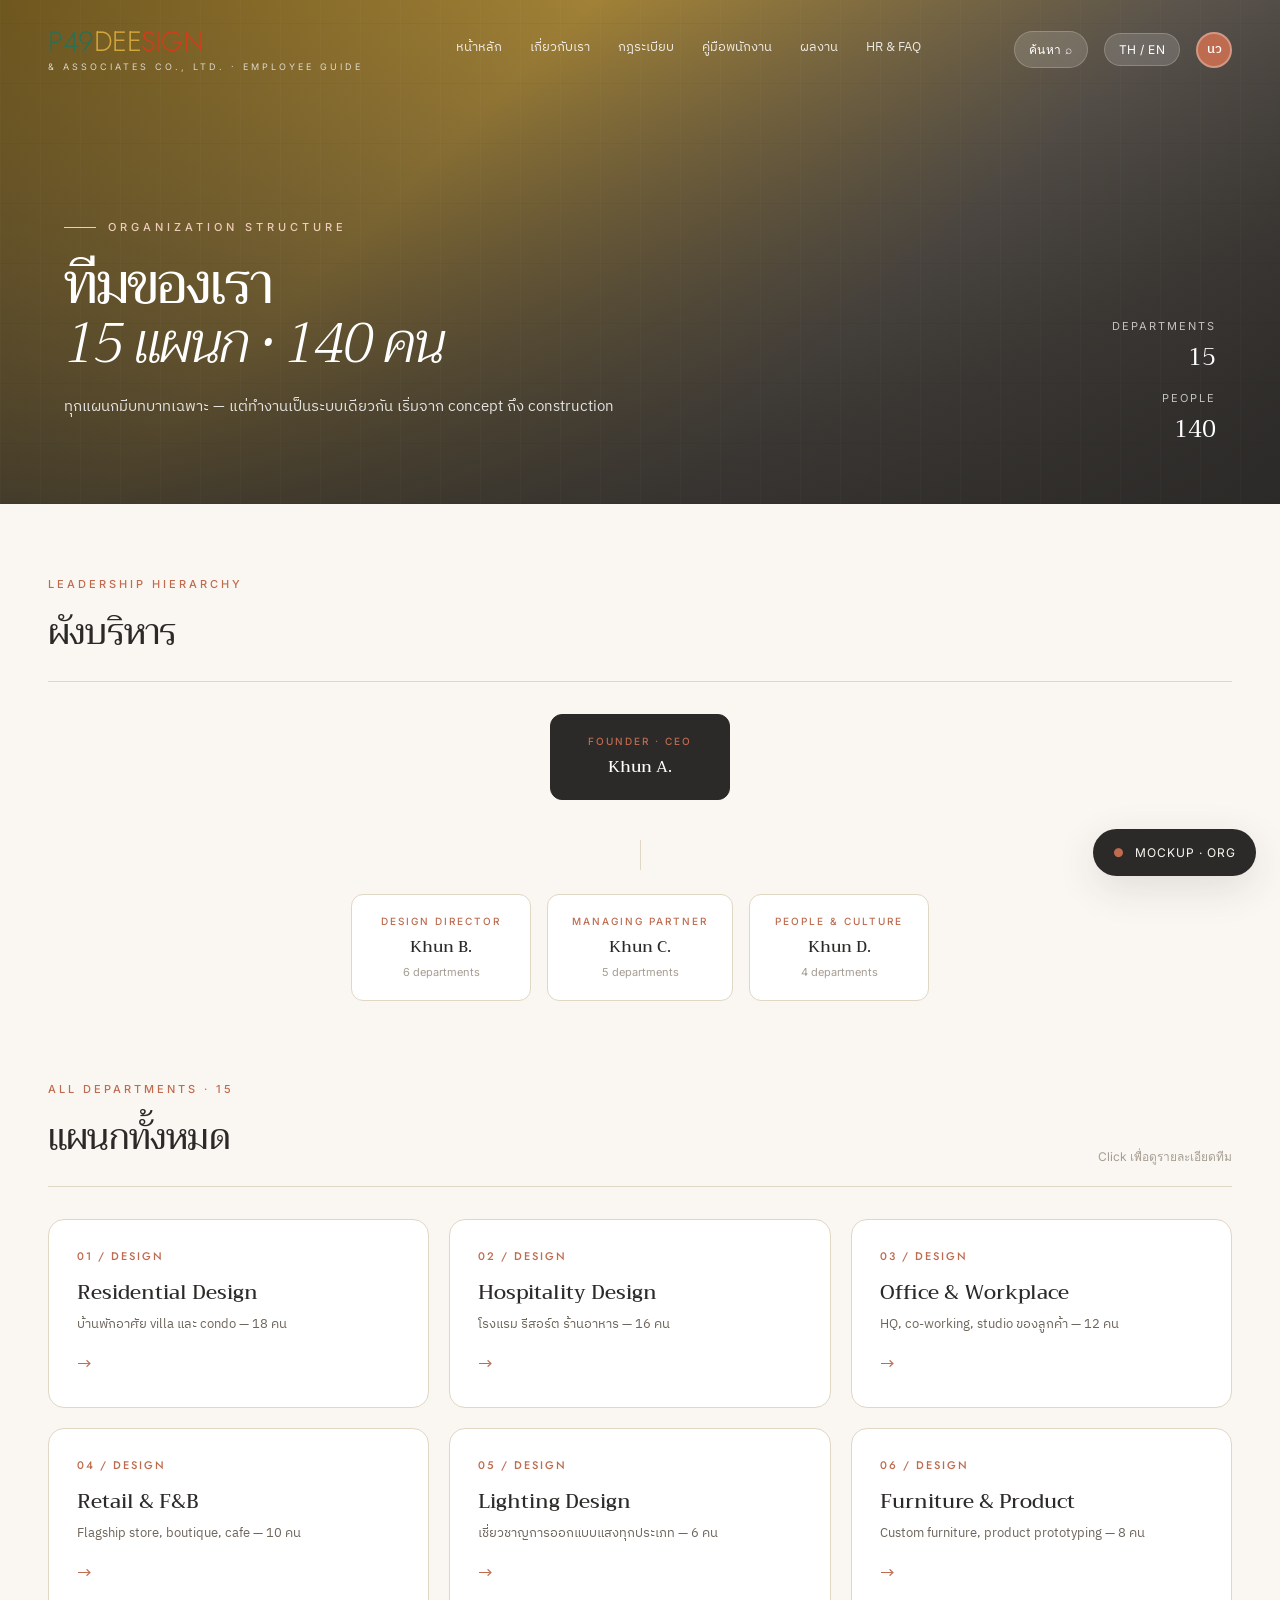
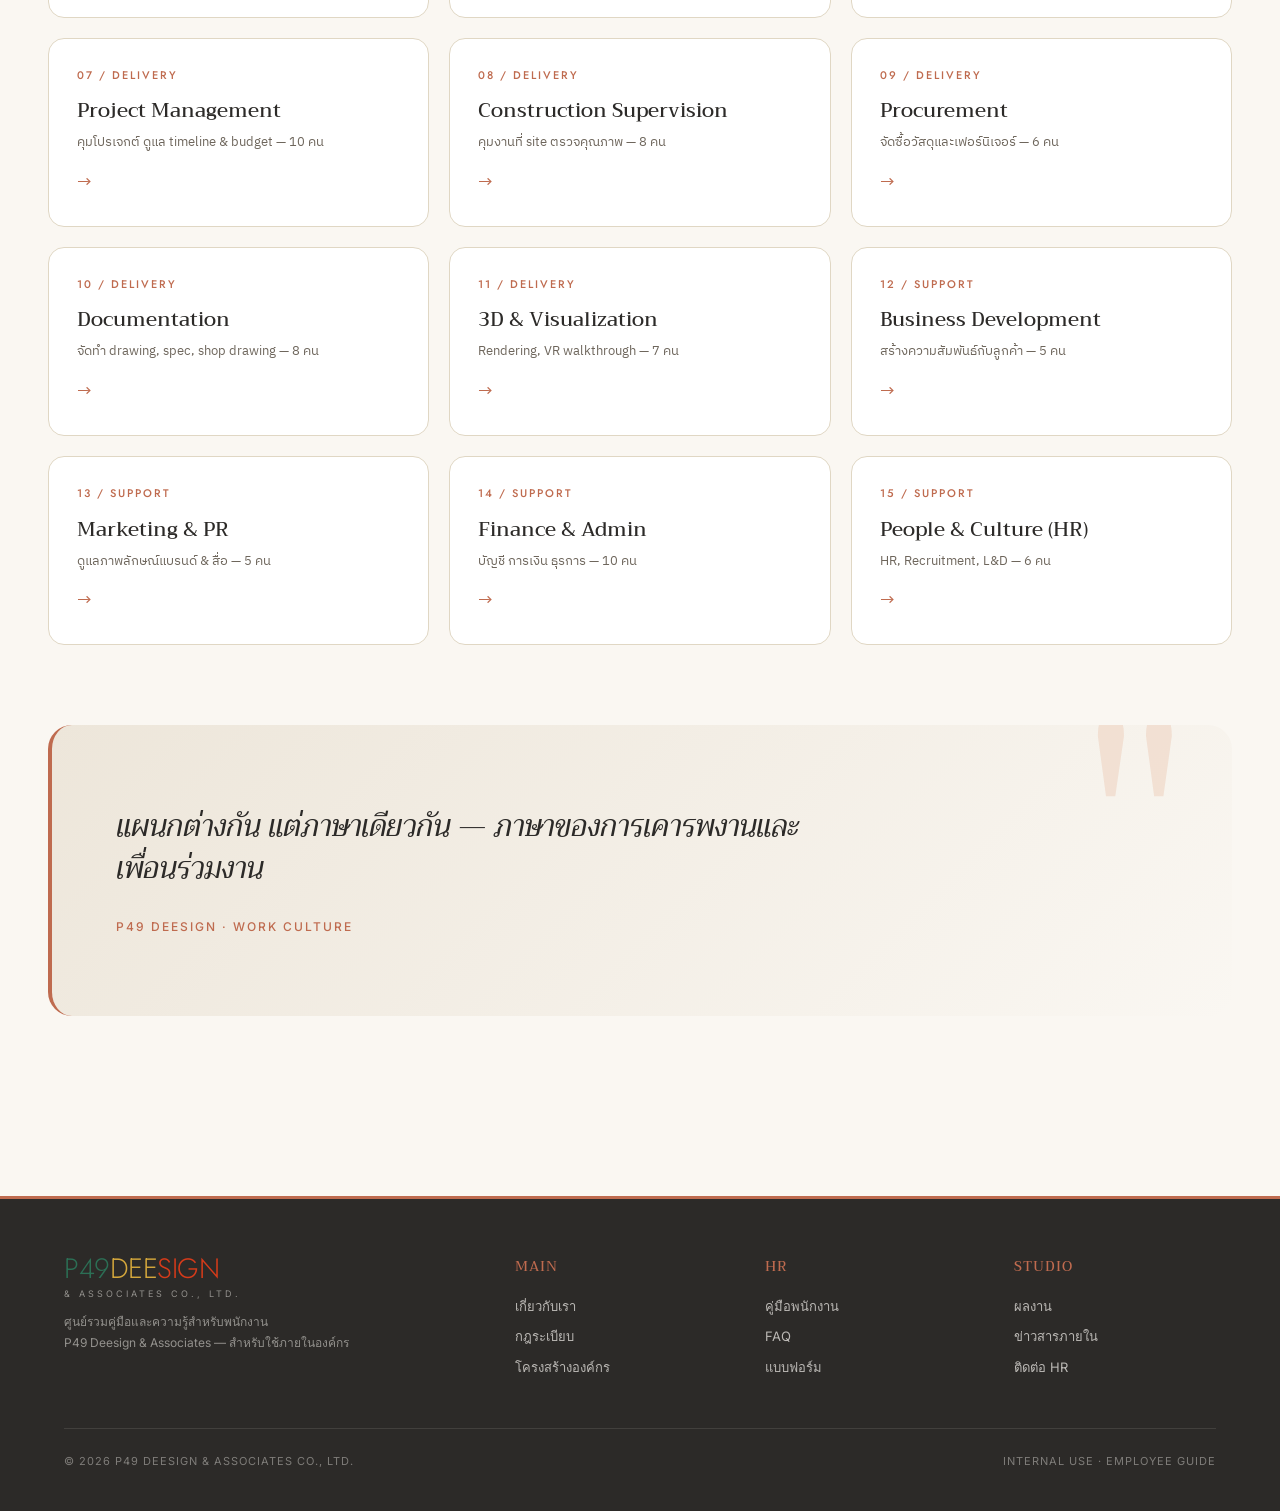
<file: org.html>
<!DOCTYPE html>
<html lang="th">
<head>
<meta charset="UTF-8">
<meta name="viewport" content="width=device-width, initial-scale=1.0">
<title>โครงสร้างองค์กร — P49 DEESIGN</title>
<link rel="preconnect" href="https://fonts.googleapis.com">
<link rel="preconnect" href="https://fonts.gstatic.com" crossorigin>
<link href="https://fonts.googleapis.com/css2?family=IBM+Plex+Sans+Thai:wght@300;400;500;600&family=Inter:wght@300;400;500;600&family=Jost:wght@200;300;400;500&family=Trirong:ital,wght@0,300;0,400;0,500;0,700;1,400;1,500&display=swap" rel="stylesheet">
<link rel="stylesheet" href="assets/css/main.css">
<link rel="icon" type="image/svg+xml" href="assets/favicon.svg">
<script src="assets/js/site.js" defer></script>
</head>
<body>

<header class="topbar">
  <a href="index.html" class="logo">
    <div class="logo-main"><span class="p49">P49</span><span class="dee">DEE</span><span class="sign">SIGN</span></div>
    <div class="logo-sub">&amp; Associates Co., Ltd. · Employee Guide</div>
  </a>
  <nav class="topnav">
    <a href="index.html">หน้าหลัก</a>
    <a href="about.html">เกี่ยวกับเรา</a>
    <a href="rules.html">กฎระเบียบ</a>
    <a href="handbook.html">คู่มือพนักงาน</a>
    <a href="showcase.html">ผลงาน</a>
    <a href="faq.html">HR &amp; FAQ</a>
  </nav>
  <div class="topbar-right">
    <a href="faq.html" class="search-btn">ค้นหา ⌕</a>
    <button class="lang-btn">TH / EN</button>
    <div class="avatar">นว</div>
  </div>
</header>

<section class="hero hero-small">
  <div class="hero-bg gold"></div>
  <div class="hero-content">
    <div>
      <div class="hero-eyebrow">Organization Structure</div>
      <h1 class="hero-title">ทีมของเรา<br><em>15 แผนก · 140 คน</em></h1>
      <p class="hero-desc">ทุกแผนกมีบทบาทเฉพาะ — แต่ทำงานเป็นระบบเดียวกัน เริ่มจาก concept ถึง construction</p>
    </div>
    <div class="hero-meta">
      <div><div class="hero-meta-item">DEPARTMENTS</div><div class="hero-meta-value">15</div></div>
      <div><div class="hero-meta-item">PEOPLE</div><div class="hero-meta-value">140</div></div>
    </div>
  </div>
</section>

<main class="main">

  <!-- Leadership Org Chart -->
  <section class="section">
    <div class="section-header">
      <div>
        <div class="section-eyebrow">Leadership Hierarchy</div>
        <h2 class="section-title">ผังบริหาร</h2>
      </div>
    </div>

    <div class="org-level">
      <div class="org-node ceo">
        <div class="org-role">Founder · CEO</div>
        <div class="org-name">Khun A.</div>
      </div>
    </div>
    <div class="org-connector"></div>

    <div class="org-level">
      <div class="org-node">
        <div class="org-role">Design Director</div>
        <div class="org-name">Khun B.</div>
        <div class="org-count">6 departments</div>
      </div>
      <div class="org-node">
        <div class="org-role">Managing Partner</div>
        <div class="org-name">Khun C.</div>
        <div class="org-count">5 departments</div>
      </div>
      <div class="org-node">
        <div class="org-role">People &amp; Culture</div>
        <div class="org-name">Khun D.</div>
        <div class="org-count">4 departments</div>
      </div>
    </div>
  </section>

  <!-- All Departments -->
  <section class="section">
    <div class="section-header">
      <div>
        <div class="section-eyebrow">All Departments · 15</div>
        <h2 class="section-title">แผนกทั้งหมด</h2>
      </div>
      <span style="font-size: 12px; color: var(--soft-taupe); font-family: 'Inter', sans-serif;">Click เพื่อดูรายละเอียดทีม</span>
    </div>

    <div class="grid-3">
      <a href="#" class="card hover"><div class="card-number">01 / DESIGN</div><h3 class="card-title">Residential Design</h3><p class="card-desc">บ้านพักอาศัย villa และ condo — 18 คน</p><div class="card-arrow">→</div></a>
      <a href="#" class="card hover"><div class="card-number">02 / DESIGN</div><h3 class="card-title">Hospitality Design</h3><p class="card-desc">โรงแรม รีสอร์ต ร้านอาหาร — 16 คน</p><div class="card-arrow">→</div></a>
      <a href="#" class="card hover"><div class="card-number">03 / DESIGN</div><h3 class="card-title">Office &amp; Workplace</h3><p class="card-desc">HQ, co-working, studio ของลูกค้า — 12 คน</p><div class="card-arrow">→</div></a>
      <a href="#" class="card hover"><div class="card-number">04 / DESIGN</div><h3 class="card-title">Retail &amp; F&amp;B</h3><p class="card-desc">Flagship store, boutique, cafe — 10 คน</p><div class="card-arrow">→</div></a>
      <a href="#" class="card hover"><div class="card-number">05 / DESIGN</div><h3 class="card-title">Lighting Design</h3><p class="card-desc">เชี่ยวชาญการออกแบบแสงทุกประเภท — 6 คน</p><div class="card-arrow">→</div></a>
      <a href="#" class="card hover"><div class="card-number">06 / DESIGN</div><h3 class="card-title">Furniture &amp; Product</h3><p class="card-desc">Custom furniture, product prototyping — 8 คน</p><div class="card-arrow">→</div></a>
      <a href="#" class="card hover"><div class="card-number">07 / DELIVERY</div><h3 class="card-title">Project Management</h3><p class="card-desc">คุมโปรเจกต์ ดูแล timeline &amp; budget — 10 คน</p><div class="card-arrow">→</div></a>
      <a href="#" class="card hover"><div class="card-number">08 / DELIVERY</div><h3 class="card-title">Construction Supervision</h3><p class="card-desc">คุมงานที่ site ตรวจคุณภาพ — 8 คน</p><div class="card-arrow">→</div></a>
      <a href="#" class="card hover"><div class="card-number">09 / DELIVERY</div><h3 class="card-title">Procurement</h3><p class="card-desc">จัดซื้อวัสดุและเฟอร์นิเจอร์ — 6 คน</p><div class="card-arrow">→</div></a>
      <a href="#" class="card hover"><div class="card-number">10 / DELIVERY</div><h3 class="card-title">Documentation</h3><p class="card-desc">จัดทำ drawing, spec, shop drawing — 8 คน</p><div class="card-arrow">→</div></a>
      <a href="#" class="card hover"><div class="card-number">11 / DELIVERY</div><h3 class="card-title">3D &amp; Visualization</h3><p class="card-desc">Rendering, VR walkthrough — 7 คน</p><div class="card-arrow">→</div></a>
      <a href="#" class="card hover"><div class="card-number">12 / SUPPORT</div><h3 class="card-title">Business Development</h3><p class="card-desc">สร้างความสัมพันธ์กับลูกค้า — 5 คน</p><div class="card-arrow">→</div></a>
      <a href="#" class="card hover"><div class="card-number">13 / SUPPORT</div><h3 class="card-title">Marketing &amp; PR</h3><p class="card-desc">ดูแลภาพลักษณ์แบรนด์ &amp; สื่อ — 5 คน</p><div class="card-arrow">→</div></a>
      <a href="#" class="card hover"><div class="card-number">14 / SUPPORT</div><h3 class="card-title">Finance &amp; Admin</h3><p class="card-desc">บัญชี การเงิน ธุรการ — 10 คน</p><div class="card-arrow">→</div></a>
      <a href="#" class="card hover"><div class="card-number">15 / SUPPORT</div><h3 class="card-title">People &amp; Culture (HR)</h3><p class="card-desc">HR, Recruitment, L&amp;D — 6 คน</p><div class="card-arrow">→</div></a>
    </div>
  </section>

  <!-- Quote -->
  <section class="quote-feature">
    <div class="quote-text">แผนกต่างกัน แต่ภาษาเดียวกัน — ภาษาของการเคารพงานและเพื่อนร่วมงาน</div>
    <div class="quote-author">P49 DEESIGN · WORK CULTURE</div>
  </section>

</main>

<footer class="footer">
  <div class="footer-grid">
    <div class="footer-logo-block">
      <div class="logo">
        <div class="logo-main"><span class="p49">P49</span><span class="dee">DEE</span><span class="sign">SIGN</span></div>
        <div class="logo-sub" style="color: rgba(250, 247, 242, 0.5);">&amp; Associates Co., Ltd.</div>
      </div>
      <p>ศูนย์รวมคู่มือและความรู้สำหรับพนักงาน<br>P49 Deesign &amp; Associates — สำหรับใช้ภายในองค์กร</p>
    </div>
    <div><h4>Main</h4><a href="about.html">เกี่ยวกับเรา</a><a href="rules.html">กฎระเบียบ</a><a href="org.html">โครงสร้างองค์กร</a></div>
    <div><h4>HR</h4><a href="handbook.html">คู่มือพนักงาน</a><a href="faq.html">FAQ</a><a href="forms.html">แบบฟอร์ม</a></div>
    <div><h4>Studio</h4><a href="showcase.html">ผลงาน</a><a href="news.html">ข่าวสารภายใน</a><a href="faq.html">ติดต่อ HR</a></div>
  </div>
  <div class="footer-bottom">
    <div>© 2026 P49 DEESIGN &amp; ASSOCIATES CO., LTD.</div>
    <div>INTERNAL USE · EMPLOYEE GUIDE</div>
  </div>
</footer>

<div class="preview-banner">MOCKUP · ORG</div>
</body>
</html>
</file>
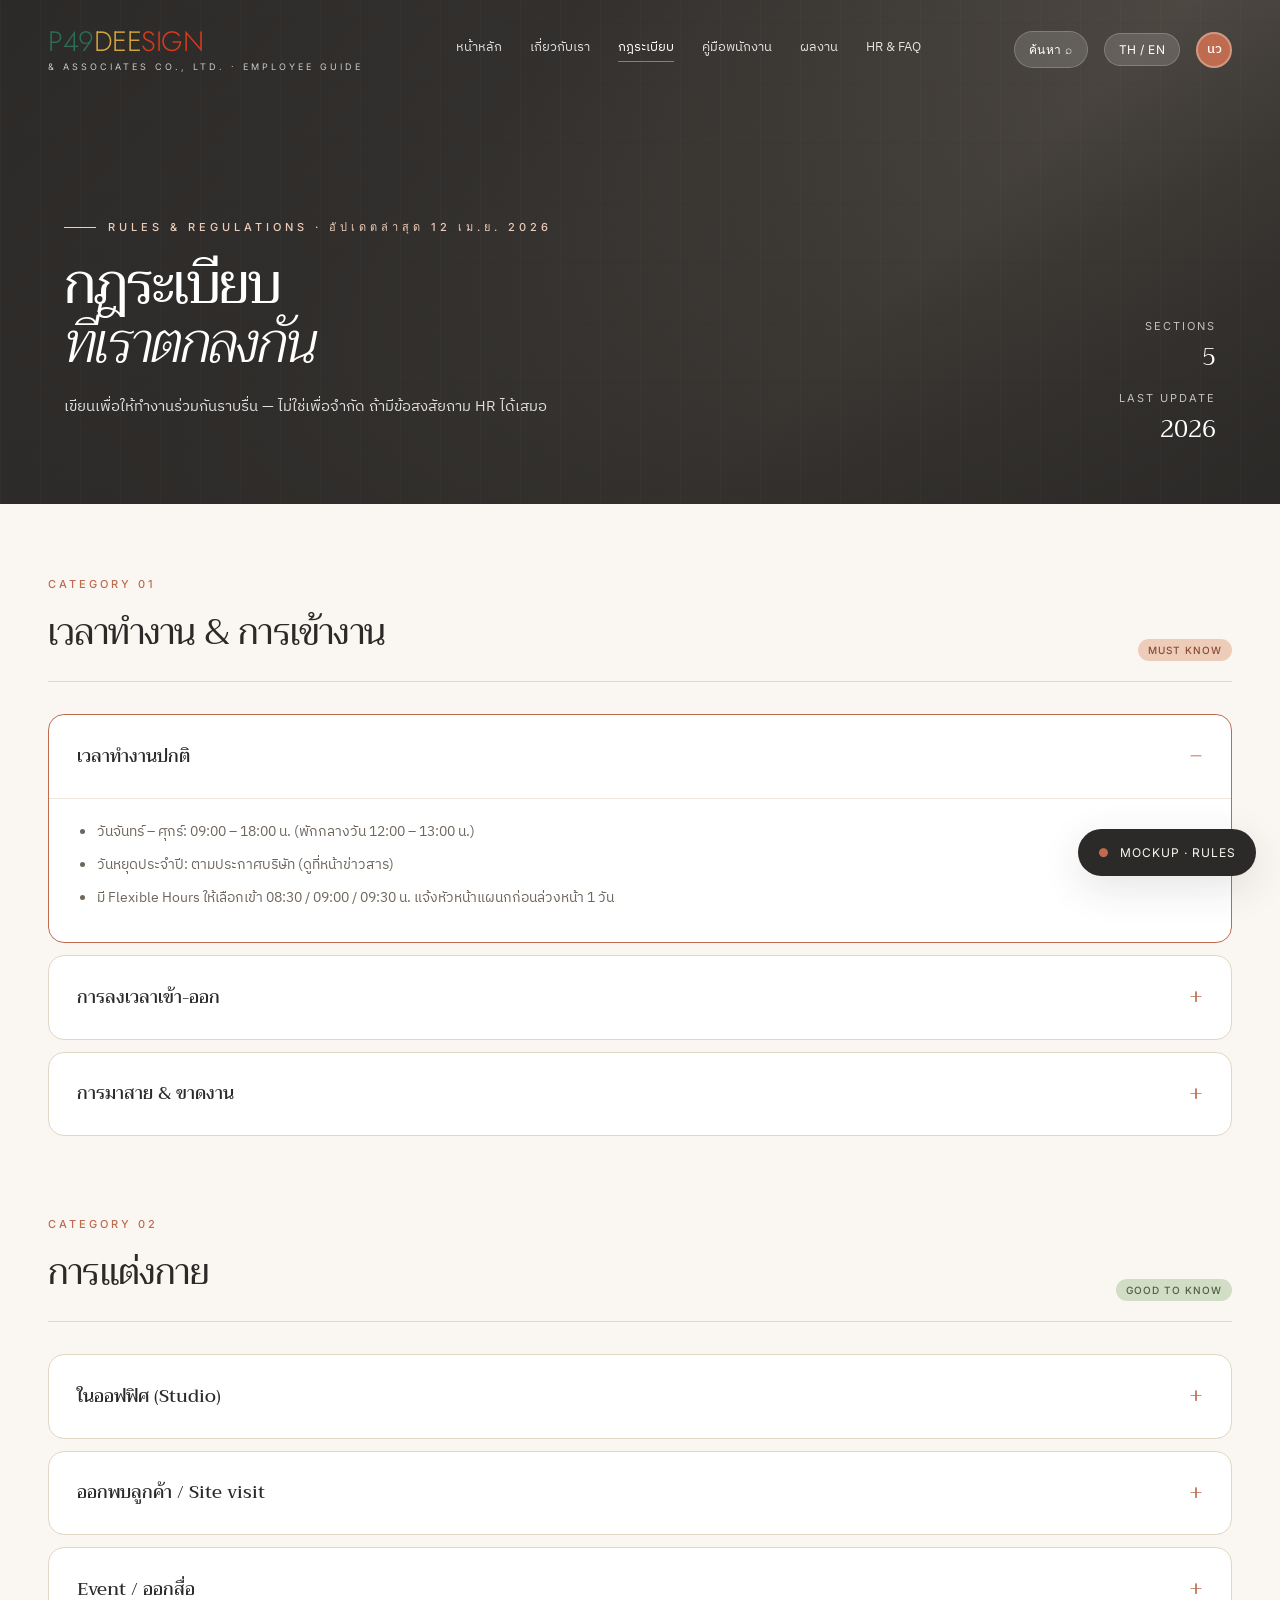
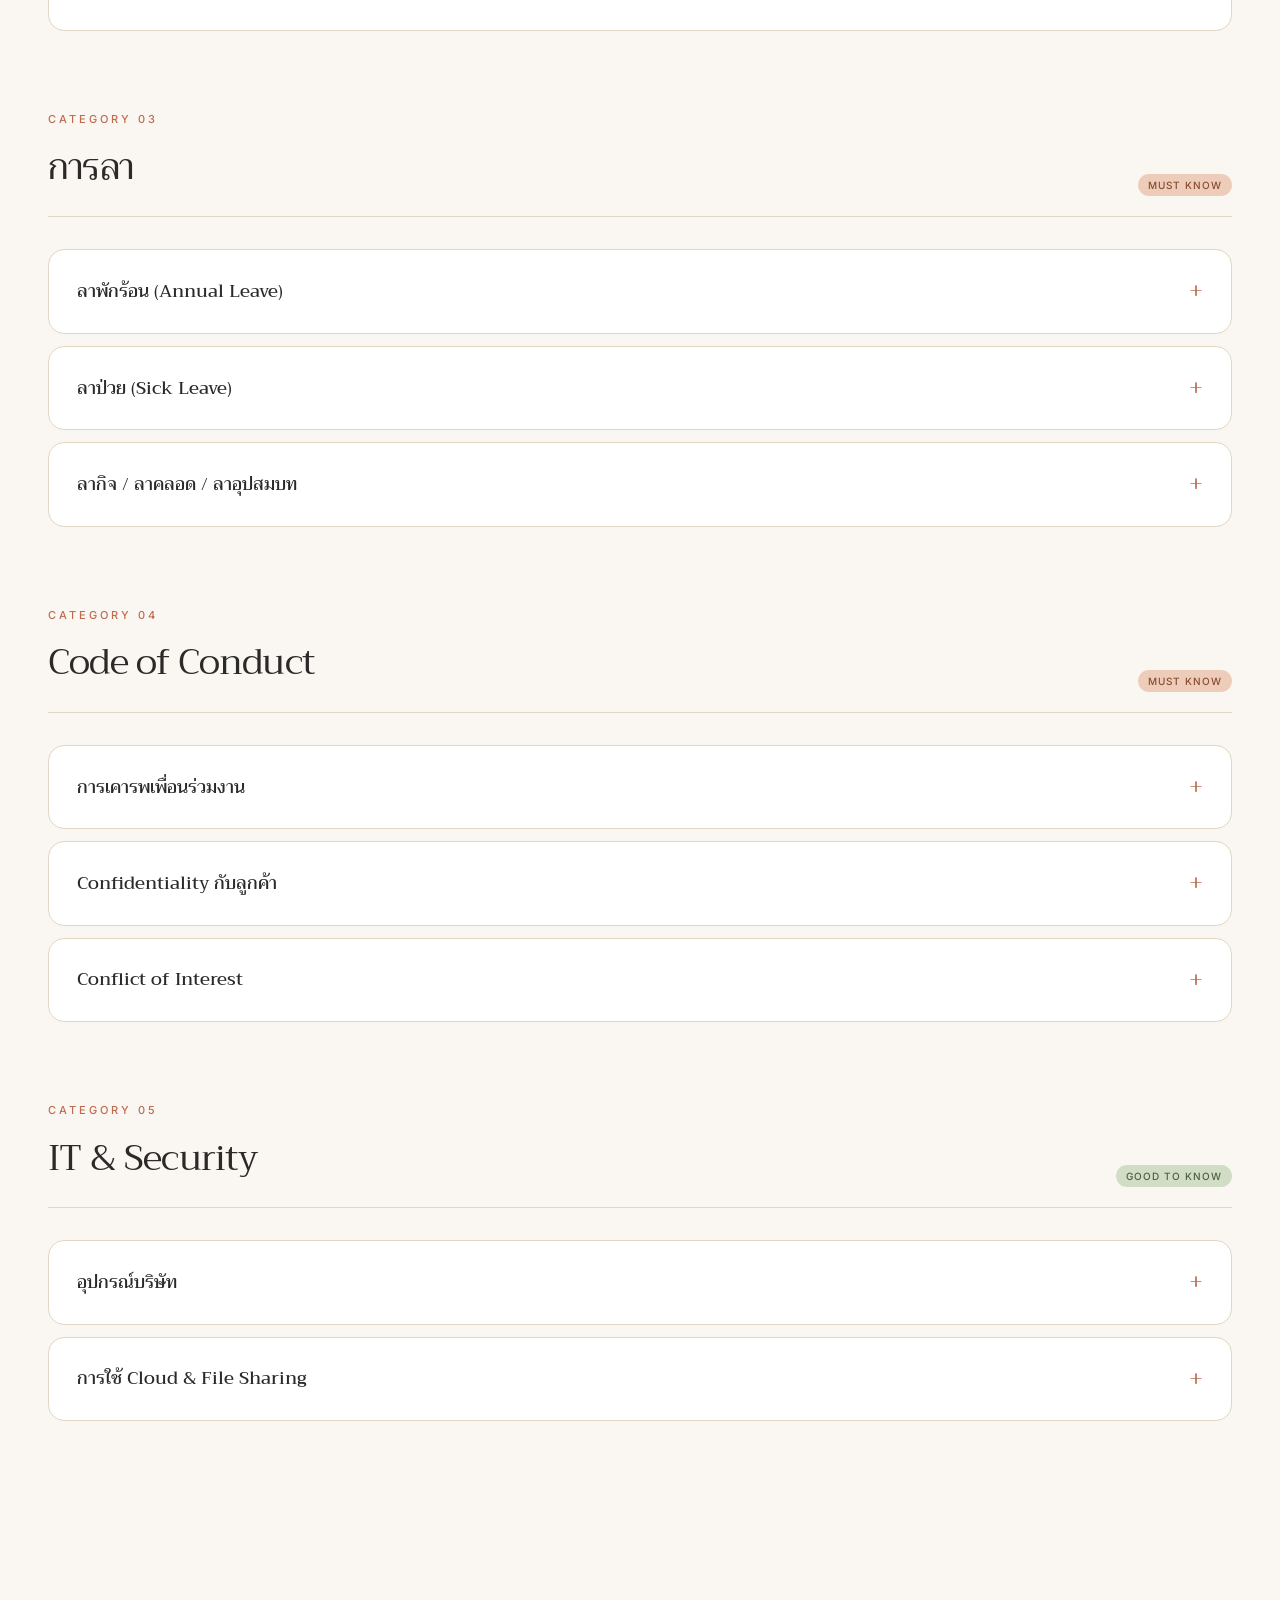
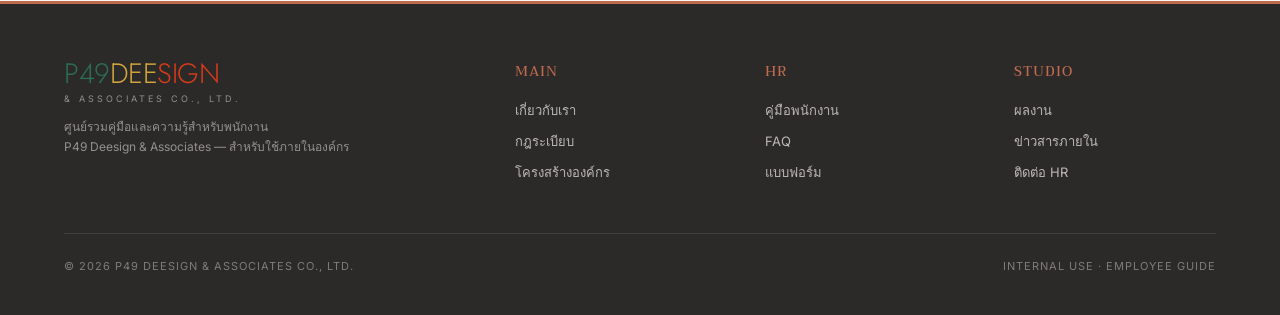
<file: rules.html>
<!DOCTYPE html>
<html lang="th">
<head>
<meta charset="UTF-8">
<meta name="viewport" content="width=device-width, initial-scale=1.0">
<title>กฎระเบียบบริษัท — P49 DEESIGN</title>
<link rel="preconnect" href="https://fonts.googleapis.com">
<link rel="preconnect" href="https://fonts.gstatic.com" crossorigin>
<link href="https://fonts.googleapis.com/css2?family=IBM+Plex+Sans+Thai:wght@300;400;500;600&family=Inter:wght@300;400;500;600&family=Jost:wght@200;300;400;500&family=Trirong:ital,wght@0,300;0,400;0,500;0,700;1,400;1,500&display=swap" rel="stylesheet">
<link rel="stylesheet" href="assets/css/main.css">
<link rel="icon" type="image/svg+xml" href="assets/favicon.svg">
<script src="assets/js/site.js" defer></script>
</head>
<body>

<header class="topbar">
  <a href="index.html" class="logo">
    <div class="logo-main"><span class="p49">P49</span><span class="dee">DEE</span><span class="sign">SIGN</span></div>
    <div class="logo-sub">&amp; Associates Co., Ltd. · Employee Guide</div>
  </a>
  <nav class="topnav">
    <a href="index.html">หน้าหลัก</a>
    <a href="about.html">เกี่ยวกับเรา</a>
    <a href="rules.html" class="active">กฎระเบียบ</a>
    <a href="handbook.html">คู่มือพนักงาน</a>
    <a href="showcase.html">ผลงาน</a>
    <a href="faq.html">HR &amp; FAQ</a>
  </nav>
  <div class="topbar-right">
    <a href="faq.html" class="search-btn">ค้นหา ⌕</a>
    <button class="lang-btn">TH / EN</button>
    <div class="avatar">นว</div>
  </div>
</header>

<section class="hero hero-small">
  <div class="hero-bg dark"></div>
  <div class="hero-content">
    <div>
      <div class="hero-eyebrow">Rules &amp; Regulations · อัปเดตล่าสุด 12 เม.ย. 2026</div>
      <h1 class="hero-title">กฎระเบียบ<br><em>ที่เราตกลงกัน</em></h1>
      <p class="hero-desc">เขียนเพื่อให้ทำงานร่วมกันราบรื่น — ไม่ใช่เพื่อจำกัด ถ้ามีข้อสงสัยถาม HR ได้เสมอ</p>
    </div>
    <div class="hero-meta">
      <div><div class="hero-meta-item">SECTIONS</div><div class="hero-meta-value">5</div></div>
      <div><div class="hero-meta-item">LAST UPDATE</div><div class="hero-meta-value">2026</div></div>
    </div>
  </div>
</section>

<main class="main">

  <section class="section">
    <div class="section-header">
      <div>
        <div class="section-eyebrow">Category 01</div>
        <h2 class="section-title">เวลาทำงาน &amp; การเข้างาน</h2>
      </div>
      <span class="acc-tag must">Must know</span>
    </div>
    <div class="accordion">
      <details open>
        <summary>เวลาทำงานปกติ</summary>
        <div class="acc-body">
          <ul>
            <li>วันจันทร์ – ศุกร์: 09:00 – 18:00 น. (พักกลางวัน 12:00 – 13:00 น.)</li>
            <li>วันหยุดประจำปี: ตามประกาศบริษัท (ดูที่หน้าข่าวสาร)</li>
            <li>มี Flexible Hours ให้เลือกเข้า 08:30 / 09:00 / 09:30 น. แจ้งหัวหน้าแผนกก่อนล่วงหน้า 1 วัน</li>
          </ul>
        </div>
      </details>
      <details>
        <summary>การลงเวลาเข้า-ออก</summary>
        <div class="acc-body">ทุกคนลงเวลาผ่านระบบ HRMS / แอปบนมือถือ ไม่ต้องสแกนนิ้วที่ออฟฟิศ · หัวหน้าแผนกดูรายงานรายเดือน</div>
      </details>
      <details>
        <summary>การมาสาย &amp; ขาดงาน</summary>
        <div class="acc-body">มาสาย 3 ครั้ง/เดือน = เตือนด้วยวาจา · มาสายเกิน 5 ครั้ง/เดือน = มีผลต่อโบนัสสิ้นปี · ขาดงานโดยไม่แจ้งล่วงหน้าเกิน 3 วัน = เข้าสู่กระบวนการ HR</div>
      </details>
    </div>
  </section>

  <section class="section">
    <div class="section-header">
      <div>
        <div class="section-eyebrow">Category 02</div>
        <h2 class="section-title">การแต่งกาย</h2>
      </div>
      <span class="acc-tag good">Good to know</span>
    </div>
    <div class="accordion">
      <details>
        <summary>ในออฟฟิศ (Studio)</summary>
        <div class="acc-body">Smart casual — ยีนส์สุภาพใส่ได้ ผ้าใบสะอาดใส่ได้ · หลีกเลี่ยงเสื้อกล้าม / รองเท้าแตะฟองน้ำ · วันศุกร์ใส่อะไรก็ได้ที่สุภาพ</div>
      </details>
      <details>
        <summary>ออกพบลูกค้า / Site visit</summary>
        <div class="acc-body">สีและสไตล์ minimal สุภาพ — หลีกเลี่ยงเสื้อผ้าสีสดเกินไป · รองเท้าหุ้มส้นเมื่อไป site · สำหรับ presentation ลูกค้า ระดับ smart business</div>
      </details>
      <details>
        <summary>Event / ออกสื่อ</summary>
        <div class="acc-body">ทีม PR จะแจ้ง dress code เฉพาะงาน · หากไม่แน่ใจ ถามที่ People &amp; Culture</div>
      </details>
    </div>
  </section>

  <section class="section">
    <div class="section-header">
      <div>
        <div class="section-eyebrow">Category 03</div>
        <h2 class="section-title">การลา</h2>
      </div>
      <span class="acc-tag must">Must know</span>
    </div>
    <div class="accordion">
      <details>
        <summary>ลาพักร้อน (Annual Leave)</summary>
        <div class="acc-body">
          <ul>
            <li>ปีแรก: 6 วัน (pro-rata)</li>
            <li>ปีที่ 2-4: 10 วัน/ปี</li>
            <li>ปีที่ 5+: 15 วัน/ปี</li>
            <li>ลาล่วงหน้า ≥ 3 วันทำการ ผ่านแอป HR</li>
          </ul>
        </div>
      </details>
      <details>
        <summary>ลาป่วย (Sick Leave)</summary>
        <div class="acc-body">ลาป่วยได้ 30 วัน/ปี · ลาติดต่อกันเกิน 3 วัน ต้องมีใบรับรองแพทย์ · แจ้งหัวหน้างานทันทีที่รู้ตัว (ก่อน 10:00 น.)</div>
      </details>
      <details>
        <summary>ลากิจ / ลาคลอด / ลาอุปสมบท</summary>
        <div class="acc-body">ลากิจ: 3 วัน/ปี (ใช้ได้ตั้งแต่วันแรกที่บรรจุ) · ลาคลอด: 98 วัน · ลาอุปสมบท: 15 วัน (ครั้งเดียวตลอดอายุงาน) · ทุกประเภทต้องแจ้งล่วงหน้าและใช้ฟอร์มที่ถูกต้อง</div>
      </details>
    </div>
  </section>

  <section class="section">
    <div class="section-header">
      <div>
        <div class="section-eyebrow">Category 04</div>
        <h2 class="section-title">Code of Conduct</h2>
      </div>
      <span class="acc-tag must">Must know</span>
    </div>
    <div class="accordion">
      <details>
        <summary>การเคารพเพื่อนร่วมงาน</summary>
        <div class="acc-body">Zero tolerance ต่อการกลั่นแกล้ง การคุกคามทุกรูปแบบ การเหยียดเชื้อชาติ/เพศ/ศาสนา · หากพบเห็นหรือประสบด้วยตนเอง ติดต่อ HR โดยตรงผ่านช่องทางลับ</div>
      </details>
      <details>
        <summary>Confidentiality กับลูกค้า</summary>
        <div class="acc-body">ไม่เผยแพร่ข้อมูลลูกค้า ภาพโปรเจกต์ หรือแผนงานที่ยังไม่เปิดตัวในช่องทางสาธารณะทุกกรณี · มี NDA กับลูกค้าบางราย ต้อง double-check ก่อนโพสต์</div>
      </details>
      <details>
        <summary>Conflict of Interest</summary>
        <div class="acc-body">หากมีส่วนได้ส่วนเสียกับ supplier หรือ subcontractor ต้องแจ้งหัวหน้าแผนกและ HR ก่อนดำเนินโปรเจกต์เกี่ยวข้อง</div>
      </details>
    </div>
  </section>

  <section class="section">
    <div class="section-header">
      <div>
        <div class="section-eyebrow">Category 05</div>
        <h2 class="section-title">IT &amp; Security</h2>
      </div>
      <span class="acc-tag good">Good to know</span>
    </div>
    <div class="accordion">
      <details>
        <summary>อุปกรณ์บริษัท</summary>
        <div class="acc-body">Laptop / iPad / อุปกรณ์ที่ได้รับ ต้องส่งคืนในสภาพปกติเมื่อลาออก · ห้ามติดตั้งโปรแกรมเถื่อน · รายงาน IT ทันทีที่เกิดปัญหา</div>
      </details>
      <details>
        <summary>การใช้ Cloud &amp; File Sharing</summary>
        <div class="acc-body">ไฟล์ทั้งหมดเก็บใน shared drive ของบริษัท ห้ามใช้ personal Google Drive / Dropbox สำหรับไฟล์โปรเจกต์ · รหัสผ่านเปลี่ยนทุก 90 วัน</div>
      </details>
    </div>
  </section>

</main>

<footer class="footer">
  <div class="footer-grid">
    <div class="footer-logo-block">
      <div class="logo">
        <div class="logo-main"><span class="p49">P49</span><span class="dee">DEE</span><span class="sign">SIGN</span></div>
        <div class="logo-sub" style="color: rgba(250, 247, 242, 0.5);">&amp; Associates Co., Ltd.</div>
      </div>
      <p>ศูนย์รวมคู่มือและความรู้สำหรับพนักงาน<br>P49 Deesign &amp; Associates — สำหรับใช้ภายในองค์กร</p>
    </div>
    <div><h4>Main</h4><a href="about.html">เกี่ยวกับเรา</a><a href="rules.html">กฎระเบียบ</a><a href="org.html">โครงสร้างองค์กร</a></div>
    <div><h4>HR</h4><a href="handbook.html">คู่มือพนักงาน</a><a href="faq.html">FAQ</a><a href="forms.html">แบบฟอร์ม</a></div>
    <div><h4>Studio</h4><a href="showcase.html">ผลงาน</a><a href="news.html">ข่าวสารภายใน</a><a href="faq.html">ติดต่อ HR</a></div>
  </div>
  <div class="footer-bottom">
    <div>© 2026 P49 DEESIGN &amp; ASSOCIATES CO., LTD.</div>
    <div>INTERNAL USE · EMPLOYEE GUIDE</div>
  </div>
</footer>

<div class="preview-banner">MOCKUP · RULES</div>
</body>
</html>
</file>
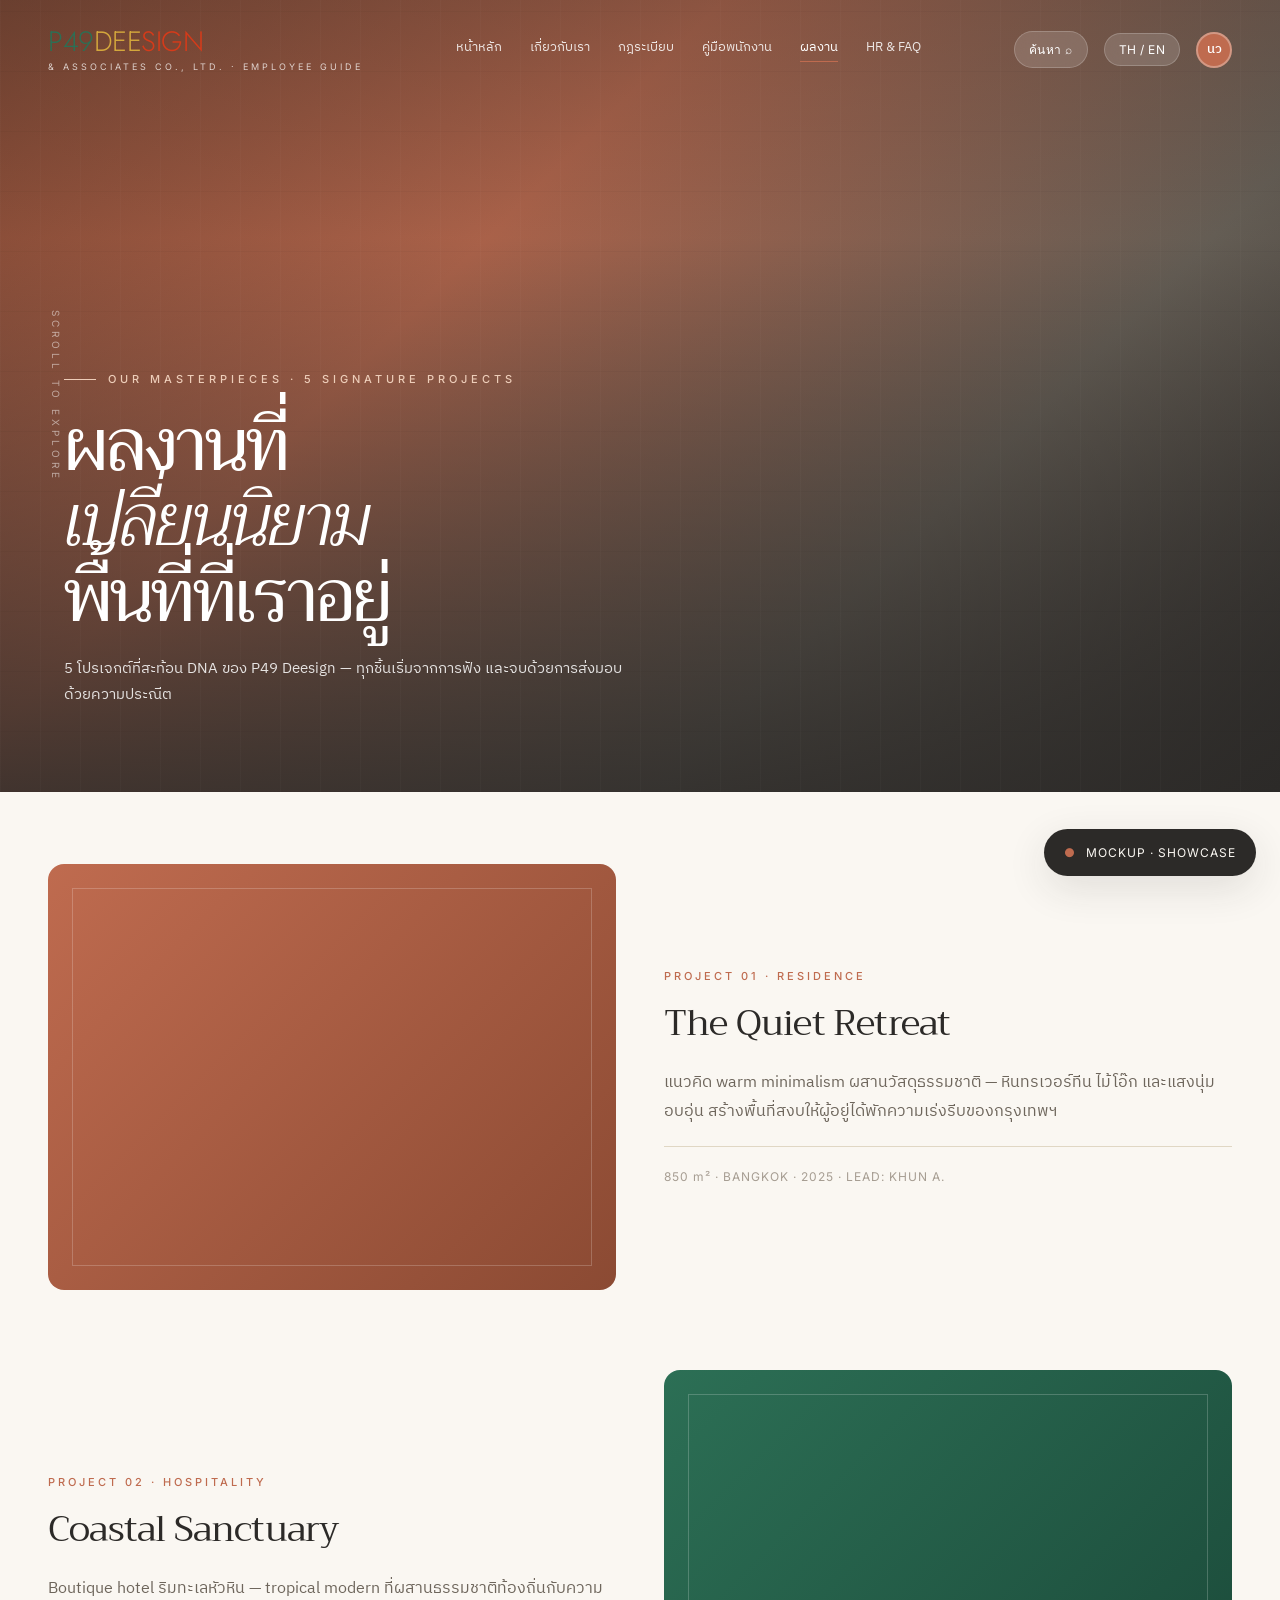
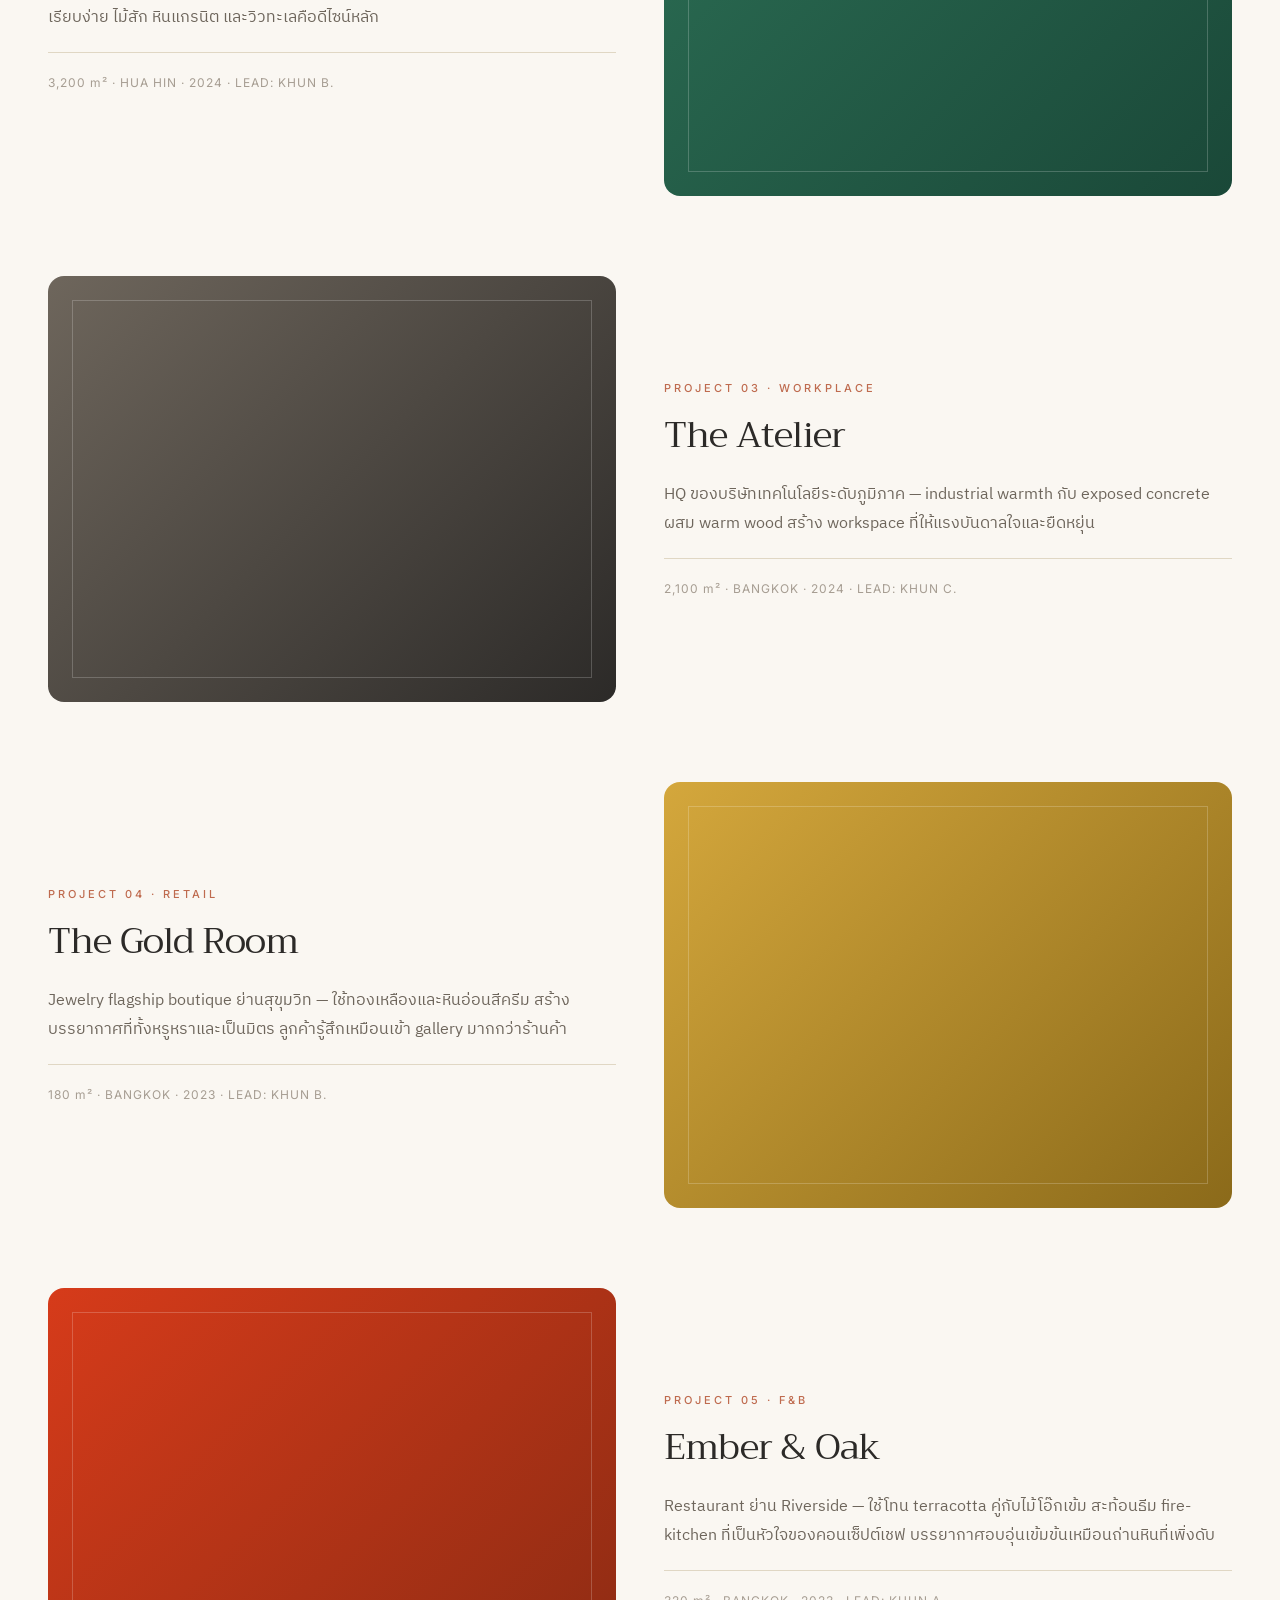
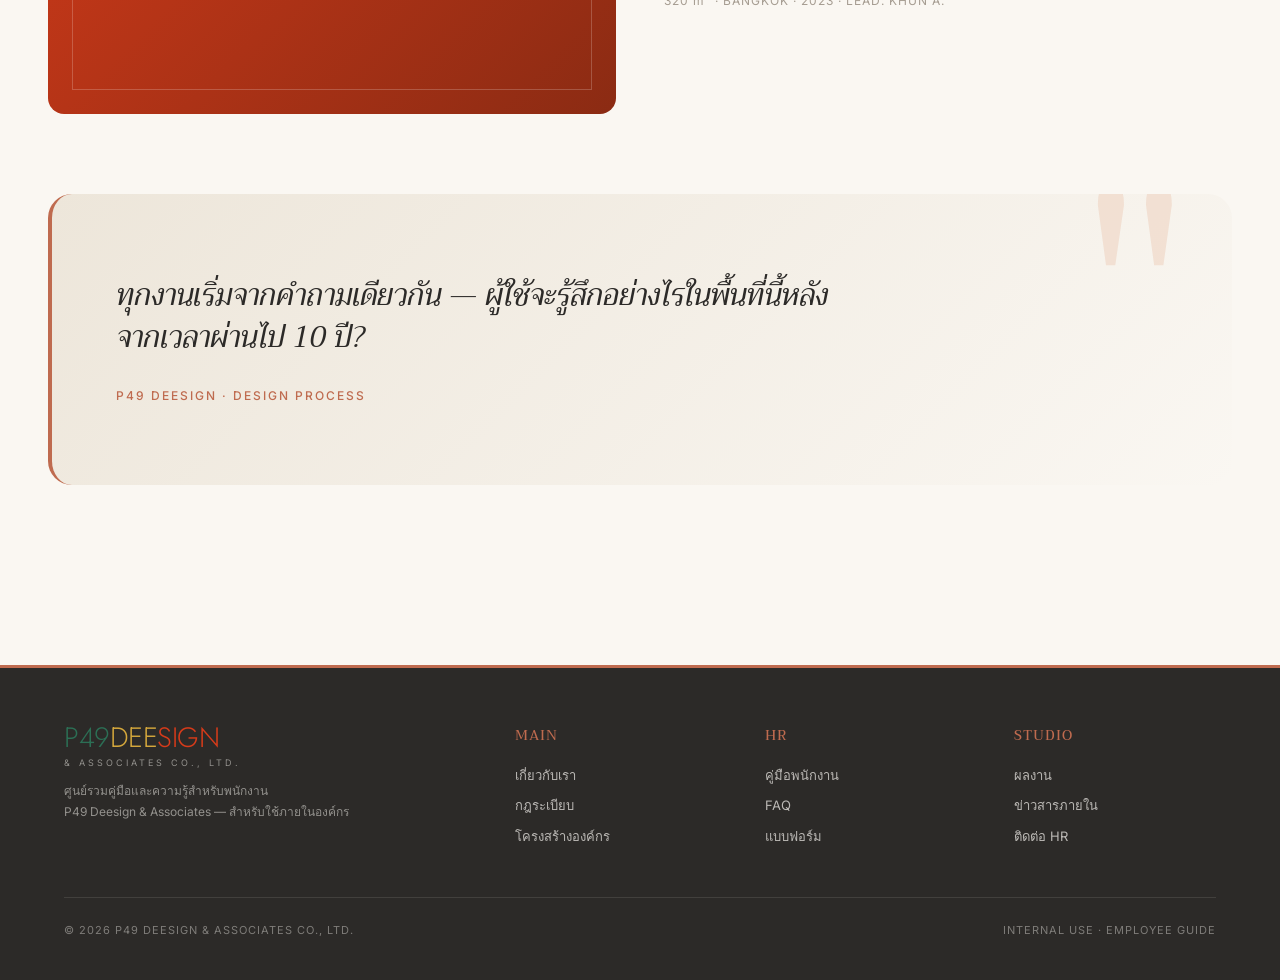
<file: showcase.html>
<!DOCTYPE html>
<html lang="th">
<head>
<meta charset="UTF-8">
<meta name="viewport" content="width=device-width, initial-scale=1.0">
<title>ผลงาน Masterpieces — P49 DEESIGN</title>
<link rel="preconnect" href="https://fonts.googleapis.com">
<link rel="preconnect" href="https://fonts.gstatic.com" crossorigin>
<link href="https://fonts.googleapis.com/css2?family=IBM+Plex+Sans+Thai:wght@300;400;500;600&family=Inter:wght@300;400;500;600&family=Jost:wght@200;300;400;500&family=Trirong:ital,wght@0,300;0,400;0,500;0,700;1,400;1,500&display=swap" rel="stylesheet">
<link rel="stylesheet" href="assets/css/main.css">
<link rel="icon" type="image/svg+xml" href="assets/favicon.svg">
<script src="assets/js/site.js" defer></script>
</head>
<body>

<header class="topbar">
  <a href="index.html" class="logo">
    <div class="logo-main"><span class="p49">P49</span><span class="dee">DEE</span><span class="sign">SIGN</span></div>
    <div class="logo-sub">&amp; Associates Co., Ltd. · Employee Guide</div>
  </a>
  <nav class="topnav">
    <a href="index.html">หน้าหลัก</a>
    <a href="about.html">เกี่ยวกับเรา</a>
    <a href="rules.html">กฎระเบียบ</a>
    <a href="handbook.html">คู่มือพนักงาน</a>
    <a href="showcase.html" class="active">ผลงาน</a>
    <a href="faq.html">HR &amp; FAQ</a>
  </nav>
  <div class="topbar-right">
    <a href="faq.html" class="search-btn">ค้นหา ⌕</a>
    <button class="lang-btn">TH / EN</button>
    <div class="avatar">นว</div>
  </div>
</header>

<section class="hero">
  <div class="hero-bg"></div>
  <div class="hero-scroll">SCROLL TO EXPLORE</div>
  <div class="hero-content">
    <div>
      <div class="hero-eyebrow">Our Masterpieces · 5 Signature Projects</div>
      <h1 class="hero-title">ผลงานที่<br><em>เปลี่ยนนิยาม</em><br>พื้นที่ที่เราอยู่</h1>
      <p class="hero-desc">5 โปรเจกต์ที่สะท้อน DNA ของ P49 Deesign — ทุกชิ้นเริ่มจากการฟัง และจบด้วยการส่งมอบด้วยความประณีต</p>
    </div>
  </div>
</section>

<main class="main">

  <!-- Project 1 -->
  <section class="section">
    <div class="grid-2" style="align-items: center; gap: 48px;">
      <a href="#" class="gallery-item">
        <div class="gallery-img" style="aspect-ratio: 4/3;"></div>
      </a>
      <div>
        <div class="section-eyebrow">Project 01 · Residence</div>
        <h2 class="section-title" style="margin-bottom: 16px;">The Quiet Retreat</h2>
        <p style="color: var(--taupe); line-height: 1.8; margin-bottom: 20px;">แนวคิด warm minimalism ผสานวัสดุธรรมชาติ — หินทรเวอร์ทีน ไม้โอ๊ก และแสงนุ่มอบอุ่น สร้างพื้นที่สงบให้ผู้อยู่ได้พักความเร่งรีบของกรุงเทพฯ</p>
        <div style="font-size: 12px; color: var(--soft-taupe); font-family: 'Inter', sans-serif; letter-spacing: 1px; padding-top: 20px; border-top: 1px solid var(--beige-dark);">
          850 m² · BANGKOK · 2025 · LEAD: KHUN A.
        </div>
      </div>
    </div>
  </section>

  <!-- Project 2 -->
  <section class="section">
    <div class="grid-2" style="align-items: center; gap: 48px;">
      <div>
        <div class="section-eyebrow">Project 02 · Hospitality</div>
        <h2 class="section-title" style="margin-bottom: 16px;">Coastal Sanctuary</h2>
        <p style="color: var(--taupe); line-height: 1.8; margin-bottom: 20px;">Boutique hotel ริมทะเลหัวหิน — tropical modern ที่ผสานธรรมชาติท้องถิ่นกับความเรียบง่าย ไม้สัก หินแกรนิต และวิวทะเลคือดีไซน์หลัก</p>
        <div style="font-size: 12px; color: var(--soft-taupe); font-family: 'Inter', sans-serif; letter-spacing: 1px; padding-top: 20px; border-top: 1px solid var(--beige-dark);">
          3,200 m² · HUA HIN · 2024 · LEAD: KHUN B.
        </div>
      </div>
      <a href="#" class="gallery-item">
        <div class="gallery-img green" style="aspect-ratio: 4/3;"></div>
      </a>
    </div>
  </section>

  <!-- Project 3 -->
  <section class="section">
    <div class="grid-2" style="align-items: center; gap: 48px;">
      <a href="#" class="gallery-item">
        <div class="gallery-img dark" style="aspect-ratio: 4/3;"></div>
      </a>
      <div>
        <div class="section-eyebrow">Project 03 · Workplace</div>
        <h2 class="section-title" style="margin-bottom: 16px;">The Atelier</h2>
        <p style="color: var(--taupe); line-height: 1.8; margin-bottom: 20px;">HQ ของบริษัทเทคโนโลยีระดับภูมิภาค — industrial warmth กับ exposed concrete ผสม warm wood สร้าง workspace ที่ให้แรงบันดาลใจและยืดหยุ่น</p>
        <div style="font-size: 12px; color: var(--soft-taupe); font-family: 'Inter', sans-serif; letter-spacing: 1px; padding-top: 20px; border-top: 1px solid var(--beige-dark);">
          2,100 m² · BANGKOK · 2024 · LEAD: KHUN C.
        </div>
      </div>
    </div>
  </section>

  <!-- Project 4 -->
  <section class="section">
    <div class="grid-2" style="align-items: center; gap: 48px;">
      <div>
        <div class="section-eyebrow">Project 04 · Retail</div>
        <h2 class="section-title" style="margin-bottom: 16px;">The Gold Room</h2>
        <p style="color: var(--taupe); line-height: 1.8; margin-bottom: 20px;">Jewelry flagship boutique ย่านสุขุมวิท — ใช้ทองเหลืองและหินอ่อนสีครีม สร้างบรรยากาศที่ทั้งหรูหราและเป็นมิตร ลูกค้ารู้สึกเหมือนเข้า gallery มากกว่าร้านค้า</p>
        <div style="font-size: 12px; color: var(--soft-taupe); font-family: 'Inter', sans-serif; letter-spacing: 1px; padding-top: 20px; border-top: 1px solid var(--beige-dark);">
          180 m² · BANGKOK · 2023 · LEAD: KHUN B.
        </div>
      </div>
      <a href="#" class="gallery-item">
        <div class="gallery-img gold" style="aspect-ratio: 4/3;"></div>
      </a>
    </div>
  </section>

  <!-- Project 5 -->
  <section class="section">
    <div class="grid-2" style="align-items: center; gap: 48px;">
      <a href="#" class="gallery-item">
        <div class="gallery-img red" style="aspect-ratio: 4/3;"></div>
      </a>
      <div>
        <div class="section-eyebrow">Project 05 · F&amp;B</div>
        <h2 class="section-title" style="margin-bottom: 16px;">Ember &amp; Oak</h2>
        <p style="color: var(--taupe); line-height: 1.8; margin-bottom: 20px;">Restaurant ย่าน Riverside — ใช้โทน terracotta คู่กับไม้โอ๊กเข้ม สะท้อนธีม fire-kitchen ที่เป็นหัวใจของคอนเซ็ปต์เชฟ บรรยากาศอบอุ่นเข้มข้นเหมือนถ่านหินที่เพิ่งดับ</p>
        <div style="font-size: 12px; color: var(--soft-taupe); font-family: 'Inter', sans-serif; letter-spacing: 1px; padding-top: 20px; border-top: 1px solid var(--beige-dark);">
          320 m² · BANGKOK · 2023 · LEAD: KHUN A.
        </div>
      </div>
    </div>
  </section>

  <!-- Quote -->
  <section class="quote-feature">
    <div class="quote-text">ทุกงานเริ่มจากคำถามเดียวกัน — ผู้ใช้จะรู้สึกอย่างไรในพื้นที่นี้หลังจากเวลาผ่านไป 10 ปี?</div>
    <div class="quote-author">P49 DEESIGN · DESIGN PROCESS</div>
  </section>

</main>

<footer class="footer">
  <div class="footer-grid">
    <div class="footer-logo-block">
      <div class="logo">
        <div class="logo-main"><span class="p49">P49</span><span class="dee">DEE</span><span class="sign">SIGN</span></div>
        <div class="logo-sub" style="color: rgba(250, 247, 242, 0.5);">&amp; Associates Co., Ltd.</div>
      </div>
      <p>ศูนย์รวมคู่มือและความรู้สำหรับพนักงาน<br>P49 Deesign &amp; Associates — สำหรับใช้ภายในองค์กร</p>
    </div>
    <div><h4>Main</h4><a href="about.html">เกี่ยวกับเรา</a><a href="rules.html">กฎระเบียบ</a><a href="org.html">โครงสร้างองค์กร</a></div>
    <div><h4>HR</h4><a href="handbook.html">คู่มือพนักงาน</a><a href="faq.html">FAQ</a><a href="forms.html">แบบฟอร์ม</a></div>
    <div><h4>Studio</h4><a href="showcase.html">ผลงาน</a><a href="news.html">ข่าวสารภายใน</a><a href="faq.html">ติดต่อ HR</a></div>
  </div>
  <div class="footer-bottom">
    <div>© 2026 P49 DEESIGN &amp; ASSOCIATES CO., LTD.</div>
    <div>INTERNAL USE · EMPLOYEE GUIDE</div>
  </div>
</footer>

<div class="preview-banner">MOCKUP · SHOWCASE</div>
</body>
</html>
</file>
<file: assets/css/main.css>
/* ============================================================
   P49 DEESIGN — Employee Guide · Stylesheet
   Design language: Gallery-First (Option B)
   Brand colours: green / gold / red (from P49 Deesign logo)
   Primary accent: terracotta
============================================================ */

:root {
  /* Neutrals */
  --cream: #FAF7F2;
  --beige: #EDE6DA;
  --beige-dark: #E0D7C4;
  --charcoal: #2C2A28;
  --taupe: #6E665C;
  --soft-taupe: #A69D92;
  --white: #FFFFFF;

  /* Brand (from P49 Deesign logo) */
  --brand-green: #2C6F55;
  --brand-gold:  #D4A73C;
  --brand-red:   #D63B1A;

  /* Terracotta accent family */
  --terracotta:       #BF6B4F;
  --terracotta-soft:  #EDCDB9;
  --terracotta-deep:  #8B4A33;

  --radius: 16px;
  --radius-lg: 24px;
  --shadow: 0 2px 8px rgba(44, 42, 40, 0.06);
  --shadow-lg: 0 12px 40px rgba(44, 42, 40, 0.12);
}

* { margin: 0; padding: 0; box-sizing: border-box; }

body {
  font-family: 'IBM Plex Sans Thai', 'Inter', sans-serif;
  background: var(--cream);
  color: var(--charcoal);
  line-height: 1.6;
  -webkit-font-smoothing: antialiased;
}

a { color: inherit; text-decoration: none; }

/* ============================================================
   TOP BAR
============================================================ */
.topbar {
  position: absolute;
  top: 0; left: 0; right: 0;
  z-index: 10;
  display: flex;
  justify-content: space-between;
  align-items: center;
  padding: 28px 48px;
  color: var(--white);
}

.topbar.solid {
  position: relative;
  background: var(--charcoal);
  border-bottom: 3px solid var(--terracotta);
}

.logo {
  font-family: 'Jost', sans-serif;
  font-weight: 300;
  line-height: 1;
}

.logo-main {
  font-size: 28px;
  letter-spacing: -0.5px;
}

.logo-main .p49  { color: var(--brand-green); }
.logo-main .dee  { color: var(--brand-gold);  }
.logo-main .sign { color: var(--brand-red);   }

.logo-sub {
  font-size: 9px;
  letter-spacing: 3px;
  color: rgba(255,255,255,0.75);
  margin-top: 6px;
  font-family: 'Inter', sans-serif;
  font-weight: 400;
  text-transform: uppercase;
}

.topnav {
  display: flex;
  gap: 28px;
  align-items: center;
}

.topnav a {
  color: rgba(255,255,255,0.85);
  font-size: 13px;
  font-weight: 400;
  transition: color 0.2s;
  padding-bottom: 4px;
  border-bottom: 1px solid transparent;
}

.topnav a:hover { color: var(--white); }
.topnav a.active { color: var(--white); border-bottom: 1px solid var(--terracotta); }

.topbar-right {
  display: flex;
  align-items: center;
  gap: 16px;
}

.search-btn, .lang-btn {
  background: rgba(255,255,255,0.15);
  backdrop-filter: blur(10px);
  -webkit-backdrop-filter: blur(10px);
  border: 1px solid rgba(255,255,255,0.2);
  color: var(--white);
  padding: 8px 14px;
  border-radius: 20px;
  font-size: 12px;
  font-family: 'Inter', sans-serif;
  cursor: pointer;
  letter-spacing: 0.5px;
}

.avatar {
  width: 36px; height: 36px;
  border-radius: 50%;
  background: var(--terracotta);
  color: var(--white);
  display: flex;
  align-items: center;
  justify-content: center;
  font-weight: 500;
  font-size: 13px;
  border: 2px solid rgba(255,255,255,0.3);
}

/* ============================================================
   HERO
============================================================ */
.hero {
  position: relative;
  height: 88vh;
  min-height: 640px;
  overflow: hidden;
  color: var(--white);
}

.hero.hero-small {
  height: 56vh;
  min-height: 420px;
}

.hero-bg {
  position: absolute;
  inset: 0;
  background:
    linear-gradient(180deg,
      rgba(44,42,40,0.35) 0%,
      rgba(44,42,40,0.15) 30%,
      rgba(44,42,40,0.55) 70%,
      rgba(44,42,40,0.85) 100%),
    linear-gradient(135deg, #8B4A33 0%, #BF6B4F 35%, #6E665C 70%, #2C2A28 100%);
  background-size: cover;
  background-position: center;
}

.hero-bg.green {
  background:
    linear-gradient(180deg, rgba(44,42,40,0.3), rgba(44,42,40,0.85)),
    linear-gradient(135deg, #1A4838, #2C6F55, #6E665C, #2C2A28);
}

.hero-bg.gold {
  background:
    linear-gradient(180deg, rgba(44,42,40,0.3), rgba(44,42,40,0.85)),
    linear-gradient(135deg, #8B6A1A, #D4A73C, #6E665C, #2C2A28);
}

.hero-bg.dark {
  background:
    linear-gradient(180deg, rgba(44,42,40,0.5), rgba(44,42,40,0.9)),
    linear-gradient(135deg, #2C2A28, #3A3735, #6E665C, #2C2A28);
}

.hero-bg::after {
  content: '';
  position: absolute;
  inset: 0;
  background-image:
    repeating-linear-gradient(90deg, rgba(255,255,255,0.02) 0 1px, transparent 1px 40px),
    repeating-linear-gradient(0deg, rgba(0,0,0,0.03) 0 1px, transparent 1px 60px);
  pointer-events: none;
}

.hero-content {
  position: absolute;
  bottom: 0; left: 0; right: 0;
  padding: 48px 64px 56px;
  display: grid;
  grid-template-columns: 1fr auto;
  align-items: end;
  gap: 40px;
}

.hero-content.center {
  bottom: 50%;
  transform: translateY(50%);
  grid-template-columns: 1fr;
  text-align: center;
  align-items: center;
  justify-items: center;
  padding: 0 48px;
}

.hero-eyebrow {
  display: inline-flex;
  align-items: center;
  gap: 12px;
  font-size: 11px;
  text-transform: uppercase;
  letter-spacing: 4px;
  color: var(--terracotta-soft);
  margin-bottom: 20px;
  font-family: 'Inter', sans-serif;
  font-weight: 500;
}

.hero-eyebrow::before {
  content: '';
  width: 32px;
  height: 1px;
  background: var(--terracotta-soft);
}

.hero-content.center .hero-eyebrow::before { display: none; }

.hero-title {
  font-family: 'Trirong', 'Fraunces', serif;
  font-size: 72px;
  font-weight: 400;
  line-height: 1.05;
  letter-spacing: -2px;
  margin-bottom: 20px;
  max-width: 860px;
}

.hero-title em { font-style: italic; font-weight: 300; }

.hero.hero-small .hero-title { font-size: 56px; }

.hero-desc {
  font-size: 15px;
  color: rgba(255,255,255,0.85);
  max-width: 560px;
  line-height: 1.75;
  margin-bottom: 28px;
}

.hero-cta {
  display: inline-flex;
  align-items: center;
  gap: 12px;
  padding: 14px 24px;
  background: var(--terracotta);
  color: var(--white);
  border-radius: 30px;
  font-size: 13px;
  letter-spacing: 1px;
  text-transform: uppercase;
  font-weight: 500;
  transition: all 0.2s;
}

.hero-cta:hover { background: var(--terracotta-deep); }

.hero-meta {
  display: flex;
  flex-direction: column;
  gap: 14px;
  text-align: right;
  font-family: 'Inter', sans-serif;
  color: rgba(255,255,255,0.7);
}

.hero-meta-item {
  font-size: 11px;
  letter-spacing: 2px;
  text-transform: uppercase;
}

.hero-meta-value {
  font-family: 'Trirong', serif;
  color: var(--white);
  font-size: 24px;
  margin-top: 2px;
  font-weight: 400;
}

.hero-scroll {
  position: absolute;
  top: 50%;
  left: 48px;
  transform: translateY(-50%);
  writing-mode: vertical-rl;
  font-size: 10px;
  letter-spacing: 4px;
  text-transform: uppercase;
  color: rgba(255,255,255,0.5);
  font-family: 'Inter', sans-serif;
}

/* ============================================================
   GREETING STRIP
============================================================ */
.greeting {
  background: var(--charcoal);
  color: var(--cream);
  padding: 24px 64px;
  display: flex;
  justify-content: space-between;
  align-items: center;
  border-top: 3px solid var(--terracotta);
}

.greeting-title { font-family: 'Trirong', serif; font-size: 22px; font-weight: 400; }
.greeting-title em { color: var(--terracotta); font-style: italic; }
.greeting-date {
  font-size: 12px;
  letter-spacing: 2px;
  text-transform: uppercase;
  color: var(--soft-taupe);
  font-family: 'Inter', sans-serif;
}

/* ============================================================
   MAIN
============================================================ */
.main {
  max-width: 1280px;
  margin: 0 auto;
  padding: 72px 48px 100px;
}

.section { margin-bottom: 80px; }

.section-header {
  display: flex;
  justify-content: space-between;
  align-items: flex-end;
  margin-bottom: 32px;
  padding-bottom: 20px;
  border-bottom: 1px solid var(--beige-dark);
}

.section-eyebrow {
  font-size: 11px;
  text-transform: uppercase;
  letter-spacing: 3px;
  color: var(--terracotta);
  margin-bottom: 10px;
  font-family: 'Inter', sans-serif;
  font-weight: 500;
}

.section-title {
  font-family: 'Trirong', serif;
  font-size: 36px;
  font-weight: 400;
  color: var(--charcoal);
  letter-spacing: -0.8px;
}

.section-link {
  font-size: 12px;
  letter-spacing: 2px;
  text-transform: uppercase;
  color: var(--terracotta);
  font-family: 'Inter', sans-serif;
  font-weight: 500;
  padding-bottom: 4px;
}

.section-link:hover { border-bottom: 1px solid var(--terracotta); }

/* ============================================================
   GRIDS & CARDS
============================================================ */
.grid-3 { display: grid; grid-template-columns: repeat(3, 1fr); gap: 20px; }
.grid-2 { display: grid; grid-template-columns: repeat(2, 1fr); gap: 24px; }
.grid-4 { display: grid; grid-template-columns: repeat(4, 1fr); gap: 20px; }

.card {
  background: var(--white);
  border-radius: var(--radius);
  padding: 28px;
  border: 1px solid var(--beige-dark);
  transition: all 0.3s;
  display: block;
  position: relative;
  overflow: hidden;
}

.card.hover::before {
  content: '';
  position: absolute;
  top: 0; left: 0;
  width: 4px; height: 100%;
  background: var(--terracotta);
  transform: scaleY(0);
  transform-origin: bottom;
  transition: transform 0.3s;
}

.card.hover:hover {
  transform: translateY(-3px);
  box-shadow: var(--shadow-lg);
  border-color: var(--terracotta-soft);
}

.card.hover:hover::before { transform: scaleY(1); }

.card-number {
  font-family: 'Jost', sans-serif;
  font-size: 11px;
  color: var(--terracotta);
  letter-spacing: 2px;
  margin-bottom: 14px;
  font-weight: 500;
}

.card-title {
  font-family: 'Trirong', serif;
  font-size: 20px;
  font-weight: 500;
  margin-bottom: 8px;
  color: var(--charcoal);
  line-height: 1.3;
}

.card-desc {
  font-size: 13px;
  color: var(--taupe);
  line-height: 1.6;
  margin-bottom: 16px;
}

.card-arrow { font-size: 18px; color: var(--terracotta); }

/* ============================================================
   GALLERY
============================================================ */
.gallery-item {
  background: var(--white);
  border-radius: var(--radius);
  overflow: hidden;
  transition: all 0.3s;
  display: block;
}

.gallery-item:hover { transform: translateY(-3px); box-shadow: var(--shadow-lg); }

.gallery-img {
  aspect-ratio: 4/5;
  background: linear-gradient(135deg, var(--terracotta), var(--terracotta-deep));
  position: relative;
  overflow: hidden;
}

.gallery-img.green  { background: linear-gradient(135deg, var(--brand-green), #1A4838); }
.gallery-img.gold   { background: linear-gradient(135deg, var(--brand-gold), #8B6A1A); }
.gallery-img.dark   { background: linear-gradient(135deg, var(--taupe), var(--charcoal)); }
.gallery-img.red    { background: linear-gradient(135deg, var(--brand-red), #8B2B13); }

.gallery-img::after {
  content: '';
  position: absolute;
  inset: 24px;
  border: 1px solid rgba(255,255,255,0.2);
}

.gallery-meta {
  padding: 20px 24px;
  border: 1px solid var(--beige-dark);
  border-top: none;
  border-radius: 0 0 var(--radius) var(--radius);
}

.gallery-tag {
  font-size: 10px;
  letter-spacing: 2px;
  text-transform: uppercase;
  color: var(--terracotta);
  margin-bottom: 8px;
  font-family: 'Inter', sans-serif;
  font-weight: 500;
}

.gallery-name {
  font-family: 'Trirong', serif;
  font-size: 20px;
  font-weight: 400;
  margin-bottom: 6px;
  color: var(--charcoal);
}

.gallery-sub { font-size: 12px; color: var(--soft-taupe); font-family: 'Inter', sans-serif; }

/* ============================================================
   QUOTE FEATURE
============================================================ */
.quote-feature {
  background: linear-gradient(135deg, var(--beige) 0%, var(--cream) 100%);
  padding: 80px 64px;
  border-radius: var(--radius-lg);
  border-left: 4px solid var(--terracotta);
  margin-bottom: 80px;
  position: relative;
  overflow: hidden;
}

.quote-feature::before {
  content: '"';
  position: absolute;
  top: -40px; right: 40px;
  font-family: 'Trirong', serif;
  font-size: 280px;
  color: var(--terracotta-soft);
  opacity: 0.5;
  line-height: 1;
}

.quote-text {
  font-family: 'Trirong', serif;
  font-size: 30px;
  line-height: 1.4;
  font-weight: 400;
  color: var(--charcoal);
  max-width: 740px;
  position: relative;
  font-style: italic;
}

.quote-author {
  margin-top: 28px;
  font-size: 12px;
  letter-spacing: 2px;
  text-transform: uppercase;
  color: var(--terracotta);
  font-family: 'Inter', sans-serif;
  font-weight: 500;
}

/* ============================================================
   ACCORDION
============================================================ */
.accordion details {
  background: var(--white);
  border: 1px solid var(--beige-dark);
  border-radius: var(--radius);
  margin-bottom: 12px;
  padding: 0;
  transition: border-color 0.2s;
}

.accordion details[open] { border-color: var(--terracotta); }

.accordion summary {
  padding: 22px 28px;
  cursor: pointer;
  font-family: 'Trirong', serif;
  font-size: 18px;
  font-weight: 500;
  list-style: none;
  display: flex;
  justify-content: space-between;
  align-items: center;
  color: var(--charcoal);
}

.accordion summary::-webkit-details-marker { display: none; }

.accordion summary::after {
  content: '+';
  color: var(--terracotta);
  font-size: 24px;
  font-weight: 300;
  transition: transform 0.2s;
}

.accordion details[open] summary::after { content: '−'; }

.accordion .acc-body {
  padding: 0 28px 24px;
  color: var(--taupe);
  font-size: 14px;
  line-height: 1.8;
  border-top: 1px solid var(--beige);
  padding-top: 20px;
}

.acc-body ul { padding-left: 20px; }
.acc-body li { margin-bottom: 8px; }

.acc-tag {
  display: inline-block;
  font-size: 10px;
  padding: 3px 10px;
  border-radius: 20px;
  margin-left: 12px;
  letter-spacing: 1px;
  text-transform: uppercase;
  font-family: 'Inter', sans-serif;
  font-weight: 500;
}

.acc-tag.must { background: var(--terracotta-soft); color: var(--terracotta-deep); }
.acc-tag.good { background: #D1DDC5; color: #4E6143; }

/* ============================================================
   SCENARIO CARDS (Handbook)
============================================================ */
.scenario {
  background: var(--white);
  border: 1px solid var(--beige-dark);
  border-radius: var(--radius);
  padding: 32px 28px;
  transition: all 0.3s;
  position: relative;
  overflow: hidden;
}

.scenario:hover {
  transform: translateY(-3px);
  box-shadow: var(--shadow-lg);
  border-color: var(--terracotta);
}

.scenario-icon {
  font-family: 'Trirong', serif;
  font-size: 44px;
  color: var(--terracotta-soft);
  line-height: 1;
  margin-bottom: 16px;
  font-style: italic;
}

.scenario-question {
  font-family: 'Trirong', serif;
  font-size: 22px;
  font-weight: 500;
  line-height: 1.35;
  margin-bottom: 14px;
  color: var(--charcoal);
}

.scenario-question em { color: var(--terracotta); font-style: italic; }

.scenario-steps {
  font-size: 13px;
  color: var(--taupe);
  list-style: none;
}

.scenario-steps li {
  padding: 6px 0;
  border-top: 1px solid var(--beige);
  display: flex;
  gap: 10px;
}

.scenario-steps li:first-child { border-top: none; }

.scenario-steps .step-num {
  color: var(--terracotta);
  font-weight: 600;
  font-family: 'Jost', sans-serif;
  letter-spacing: 1px;
}

/* ============================================================
   PERSON / LEADERSHIP
============================================================ */
.person {
  text-align: center;
}

.person-avatar {
  width: 120px; height: 120px;
  border-radius: 50%;
  background: linear-gradient(135deg, var(--terracotta), var(--terracotta-deep));
  margin: 0 auto 18px;
  display: flex;
  align-items: center;
  justify-content: center;
  color: var(--white);
  font-family: 'Trirong', serif;
  font-size: 40px;
  font-weight: 400;
  position: relative;
}

.person-avatar.green { background: linear-gradient(135deg, var(--brand-green), #1A4838); }
.person-avatar.gold  { background: linear-gradient(135deg, var(--brand-gold), #8B6A1A); }
.person-avatar.dark  { background: linear-gradient(135deg, var(--taupe), var(--charcoal)); }

.person-avatar::after {
  content: '';
  position: absolute;
  inset: 6px;
  border-radius: 50%;
  border: 1px solid rgba(255,255,255,0.3);
}

.person-name {
  font-family: 'Trirong', serif;
  font-size: 19px;
  font-weight: 500;
  margin-bottom: 4px;
}

.person-role {
  font-size: 12px;
  letter-spacing: 1.5px;
  text-transform: uppercase;
  color: var(--terracotta);
  margin-bottom: 10px;
  font-family: 'Inter', sans-serif;
  font-weight: 500;
}

.person-quote {
  font-size: 13px;
  color: var(--taupe);
  line-height: 1.6;
  font-style: italic;
  max-width: 240px;
  margin: 0 auto;
}

/* ============================================================
   TIMELINE
============================================================ */
.timeline { position: relative; padding-left: 40px; }

.timeline::before {
  content: '';
  position: absolute;
  top: 12px; bottom: 12px; left: 12px;
  width: 1px;
  background: var(--beige-dark);
}

.timeline-item {
  position: relative;
  padding-bottom: 48px;
}

.timeline-item::before {
  content: '';
  position: absolute;
  left: -34px;
  top: 8px;
  width: 12px; height: 12px;
  border-radius: 50%;
  background: var(--terracotta);
  border: 3px solid var(--cream);
  box-shadow: 0 0 0 1px var(--terracotta);
}

.timeline-year {
  font-family: 'Trirong', serif;
  font-size: 30px;
  color: var(--terracotta);
  font-weight: 400;
  margin-bottom: 8px;
}

.timeline-title {
  font-family: 'Trirong', serif;
  font-size: 22px;
  font-weight: 500;
  margin-bottom: 10px;
  color: var(--charcoal);
}

.timeline-desc {
  color: var(--taupe);
  font-size: 14px;
  line-height: 1.7;
  max-width: 620px;
}

/* ============================================================
   ORG CHART
============================================================ */
.org-level {
  display: flex;
  justify-content: center;
  gap: 16px;
  margin-bottom: 40px;
  flex-wrap: wrap;
}

.org-node {
  background: var(--white);
  border: 1px solid var(--beige-dark);
  border-radius: 12px;
  padding: 18px 24px;
  min-width: 180px;
  text-align: center;
  position: relative;
}

.org-node.ceo {
  background: var(--charcoal);
  color: var(--cream);
  border-color: var(--charcoal);
}

.org-node.ceo .org-role { color: var(--terracotta); }
.org-node.ceo .org-name { color: var(--white); }

.org-role {
  font-size: 10px;
  letter-spacing: 2px;
  text-transform: uppercase;
  color: var(--terracotta);
  margin-bottom: 6px;
  font-weight: 500;
  font-family: 'Inter', sans-serif;
}

.org-name {
  font-family: 'Trirong', serif;
  font-size: 16px;
  font-weight: 500;
}

.org-count {
  font-size: 11px;
  color: var(--soft-taupe);
  margin-top: 4px;
  font-family: 'Inter', sans-serif;
}

.org-connector {
  width: 1px;
  height: 30px;
  background: var(--beige-dark);
  margin: 0 auto 24px;
}

/* ============================================================
   FORM CARDS
============================================================ */
.form-card {
  background: var(--white);
  border: 1px solid var(--beige-dark);
  border-radius: var(--radius);
  padding: 24px;
  display: flex;
  align-items: center;
  gap: 20px;
  transition: all 0.2s;
}

.form-card:hover {
  border-color: var(--terracotta);
  box-shadow: var(--shadow);
}

.form-icon {
  width: 56px; height: 56px;
  border-radius: 12px;
  background: var(--terracotta-soft);
  color: var(--terracotta-deep);
  display: flex;
  align-items: center;
  justify-content: center;
  font-family: 'Trirong', serif;
  font-size: 22px;
  flex-shrink: 0;
}

.form-info { flex: 1; }

.form-name {
  font-family: 'Trirong', serif;
  font-size: 17px;
  font-weight: 500;
  margin-bottom: 4px;
}

.form-meta {
  font-size: 12px;
  color: var(--soft-taupe);
  font-family: 'Inter', sans-serif;
}

.form-download {
  padding: 10px 18px;
  background: var(--charcoal);
  color: var(--cream);
  border-radius: 24px;
  font-size: 12px;
  letter-spacing: 1px;
  text-transform: uppercase;
  font-family: 'Inter', sans-serif;
  font-weight: 500;
}

.form-download:hover { background: var(--terracotta); }

/* ============================================================
   NEWS / FAQ SHARED
============================================================ */
.news-card {
  background: var(--white);
  border-radius: var(--radius);
  overflow: hidden;
  border: 1px solid var(--beige-dark);
  transition: all 0.2s;
  display: block;
}

.news-card:hover { box-shadow: var(--shadow); border-color: var(--terracotta-soft); }

.news-img {
  aspect-ratio: 16/10;
  background: linear-gradient(135deg, var(--terracotta-soft), var(--terracotta));
}

.news-img.green { background: linear-gradient(135deg, var(--brand-green), #1A4838); }
.news-img.gold  { background: linear-gradient(135deg, var(--brand-gold), #8B6A1A); }
.news-img.dark  { background: linear-gradient(135deg, var(--taupe), var(--charcoal)); }

.news-content { padding: 24px; }

.news-tag {
  display: inline-block;
  font-size: 10px;
  letter-spacing: 2px;
  text-transform: uppercase;
  color: var(--terracotta);
  margin-bottom: 10px;
  font-weight: 500;
  font-family: 'Inter', sans-serif;
}

.news-title {
  font-family: 'Trirong', serif;
  font-size: 19px;
  line-height: 1.35;
  margin-bottom: 10px;
  font-weight: 500;
  color: var(--charcoal);
}

.news-date {
  font-size: 11px;
  color: var(--soft-taupe);
  font-family: 'Inter', sans-serif;
  letter-spacing: 1px;
}

.news-pin {
  background: var(--charcoal);
  color: var(--cream);
  padding: 32px;
  border-radius: var(--radius);
  margin-bottom: 32px;
  display: grid;
  grid-template-columns: auto 1fr auto;
  gap: 24px;
  align-items: center;
  border-left: 4px solid var(--terracotta);
}

.news-pin-tag {
  background: var(--terracotta);
  color: var(--white);
  padding: 6px 14px;
  border-radius: 20px;
  font-size: 10px;
  letter-spacing: 2px;
  text-transform: uppercase;
  font-family: 'Inter', sans-serif;
  font-weight: 500;
}

.news-pin-title {
  font-family: 'Trirong', serif;
  font-size: 22px;
  font-weight: 500;
  margin-bottom: 4px;
}

.news-pin-desc {
  font-size: 13px;
  color: rgba(250, 247, 242, 0.7);
  font-family: 'Inter', sans-serif;
}

/* ============================================================
   FAQ
============================================================ */
.faq-search {
  max-width: 640px;
  margin: 0 auto 48px;
  position: relative;
}

.faq-search input {
  width: 100%;
  padding: 20px 24px 20px 56px;
  border: 1px solid var(--beige-dark);
  border-radius: 36px;
  background: var(--white);
  font-family: inherit;
  font-size: 15px;
  color: var(--charcoal);
  outline: none;
}

.faq-search input:focus { border-color: var(--terracotta); box-shadow: 0 0 0 4px var(--terracotta-soft); }

.faq-search::before {
  content: '⌕';
  position: absolute;
  left: 24px;
  top: 50%;
  transform: translateY(-50%);
  font-size: 20px;
  color: var(--terracotta);
}

.faq-cat-pills {
  display: flex;
  flex-wrap: wrap;
  gap: 10px;
  justify-content: center;
  margin-bottom: 48px;
}

.faq-pill {
  padding: 10px 20px;
  background: var(--white);
  border: 1px solid var(--beige-dark);
  border-radius: 24px;
  font-size: 13px;
  cursor: pointer;
  transition: all 0.2s;
  font-family: 'Inter', sans-serif;
}

.faq-pill:hover, .faq-pill.active { background: var(--terracotta); color: var(--white); border-color: var(--terracotta); }

.faq-contact {
  background: var(--charcoal);
  color: var(--cream);
  padding: 48px;
  border-radius: var(--radius-lg);
  text-align: center;
}

.faq-contact h3 {
  font-family: 'Trirong', serif;
  font-size: 30px;
  font-weight: 400;
  margin-bottom: 14px;
}

.faq-contact p {
  color: rgba(250, 247, 242, 0.7);
  font-size: 14px;
  max-width: 480px;
  margin: 0 auto 28px;
  line-height: 1.7;
}

.faq-contact-links {
  display: flex;
  justify-content: center;
  gap: 14px;
  flex-wrap: wrap;
}

.faq-contact-links a {
  padding: 12px 24px;
  background: rgba(255,255,255,0.1);
  border: 1px solid rgba(255,255,255,0.2);
  border-radius: 24px;
  font-size: 13px;
  letter-spacing: 1px;
  font-family: 'Inter', sans-serif;
}

.faq-contact-links a:hover { background: var(--terracotta); border-color: var(--terracotta); }

/* ============================================================
   FOOTER
============================================================ */
.footer {
  background: var(--charcoal);
  color: var(--cream);
  padding: 56px 64px 40px;
  border-top: 3px solid var(--terracotta);
}

.footer-grid {
  display: grid;
  grid-template-columns: 2fr 1fr 1fr 1fr;
  gap: 48px;
  max-width: 1280px;
  margin: 0 auto 40px;
}

.footer h4 {
  font-family: 'Trirong', serif;
  font-size: 14px;
  margin-bottom: 18px;
  color: var(--terracotta);
  font-weight: 500;
  letter-spacing: 1px;
  text-transform: uppercase;
}

.footer a {
  display: block;
  color: rgba(250, 247, 242, 0.7);
  font-size: 13px;
  margin-bottom: 10px;
  font-family: 'Inter', sans-serif;
}

.footer a:hover { color: var(--cream); }

.footer-logo-block p {
  font-size: 12px;
  color: rgba(250, 247, 242, 0.5);
  margin-top: 14px;
  font-family: 'Inter', sans-serif;
  line-height: 1.7;
}

.footer-bottom {
  max-width: 1280px;
  margin: 0 auto;
  padding-top: 24px;
  border-top: 1px solid rgba(250, 247, 242, 0.1);
  display: flex;
  justify-content: space-between;
  font-size: 11px;
  color: rgba(250, 247, 242, 0.4);
  letter-spacing: 1px;
  font-family: 'Inter', sans-serif;
}

/* ============================================================
   PREVIEW BANNER
============================================================ */
.preview-banner {
  position: fixed;
  bottom: 24px;
  right: 24px;
  z-index: 100;
  background: var(--charcoal);
  color: var(--cream);
  padding: 14px 20px;
  border-radius: 30px;
  font-size: 12px;
  letter-spacing: 1px;
  box-shadow: var(--shadow-lg);
  display: flex;
  align-items: center;
  gap: 10px;
  font-family: 'Inter', sans-serif;
}

/* Hide when site.js sets P49_CONFIG.showMockupBanner = false */
html.hide-mockup .preview-banner { display: none; }

.preview-banner::before {
  content: '●';
  color: var(--terracotta);
  animation: pulse 2s infinite;
}

@keyframes pulse {
  0%, 100% { opacity: 1; }
  50% { opacity: 0.4; }
}

/* ============================================================
   RESPONSIVE
============================================================ */
@media (max-width: 900px) {
  .topbar { padding: 20px 24px; }
  .topnav { display: none; }
  .hero { height: 75vh; min-height: 520px; }
  .hero.hero-small { height: 55vh; min-height: 360px; }
  .hero-content { padding: 32px 24px; grid-template-columns: 1fr; gap: 20px; }
  .hero-title { font-size: 40px; letter-spacing: -1px; }
  .hero.hero-small .hero-title { font-size: 34px; }
  .hero-meta { text-align: left; flex-direction: row; gap: 24px; }
  .greeting { padding: 20px 24px; flex-direction: column; align-items: flex-start; gap: 6px; }
  .main { padding: 48px 24px 60px; }
  .section-title { font-size: 26px; }
  .grid-3, .grid-2, .grid-4 { grid-template-columns: 1fr; }
  .quote-feature { padding: 40px 28px; }
  .quote-text { font-size: 20px; }
  .footer-grid { grid-template-columns: 1fr 1fr; gap: 32px; }
  .footer { padding: 40px 24px 24px; }
  .news-pin { grid-template-columns: 1fr; gap: 12px; }
  .form-card { flex-direction: column; align-items: flex-start; text-align: left; }
  .faq-contact { padding: 32px 24px; }
}
</file>
